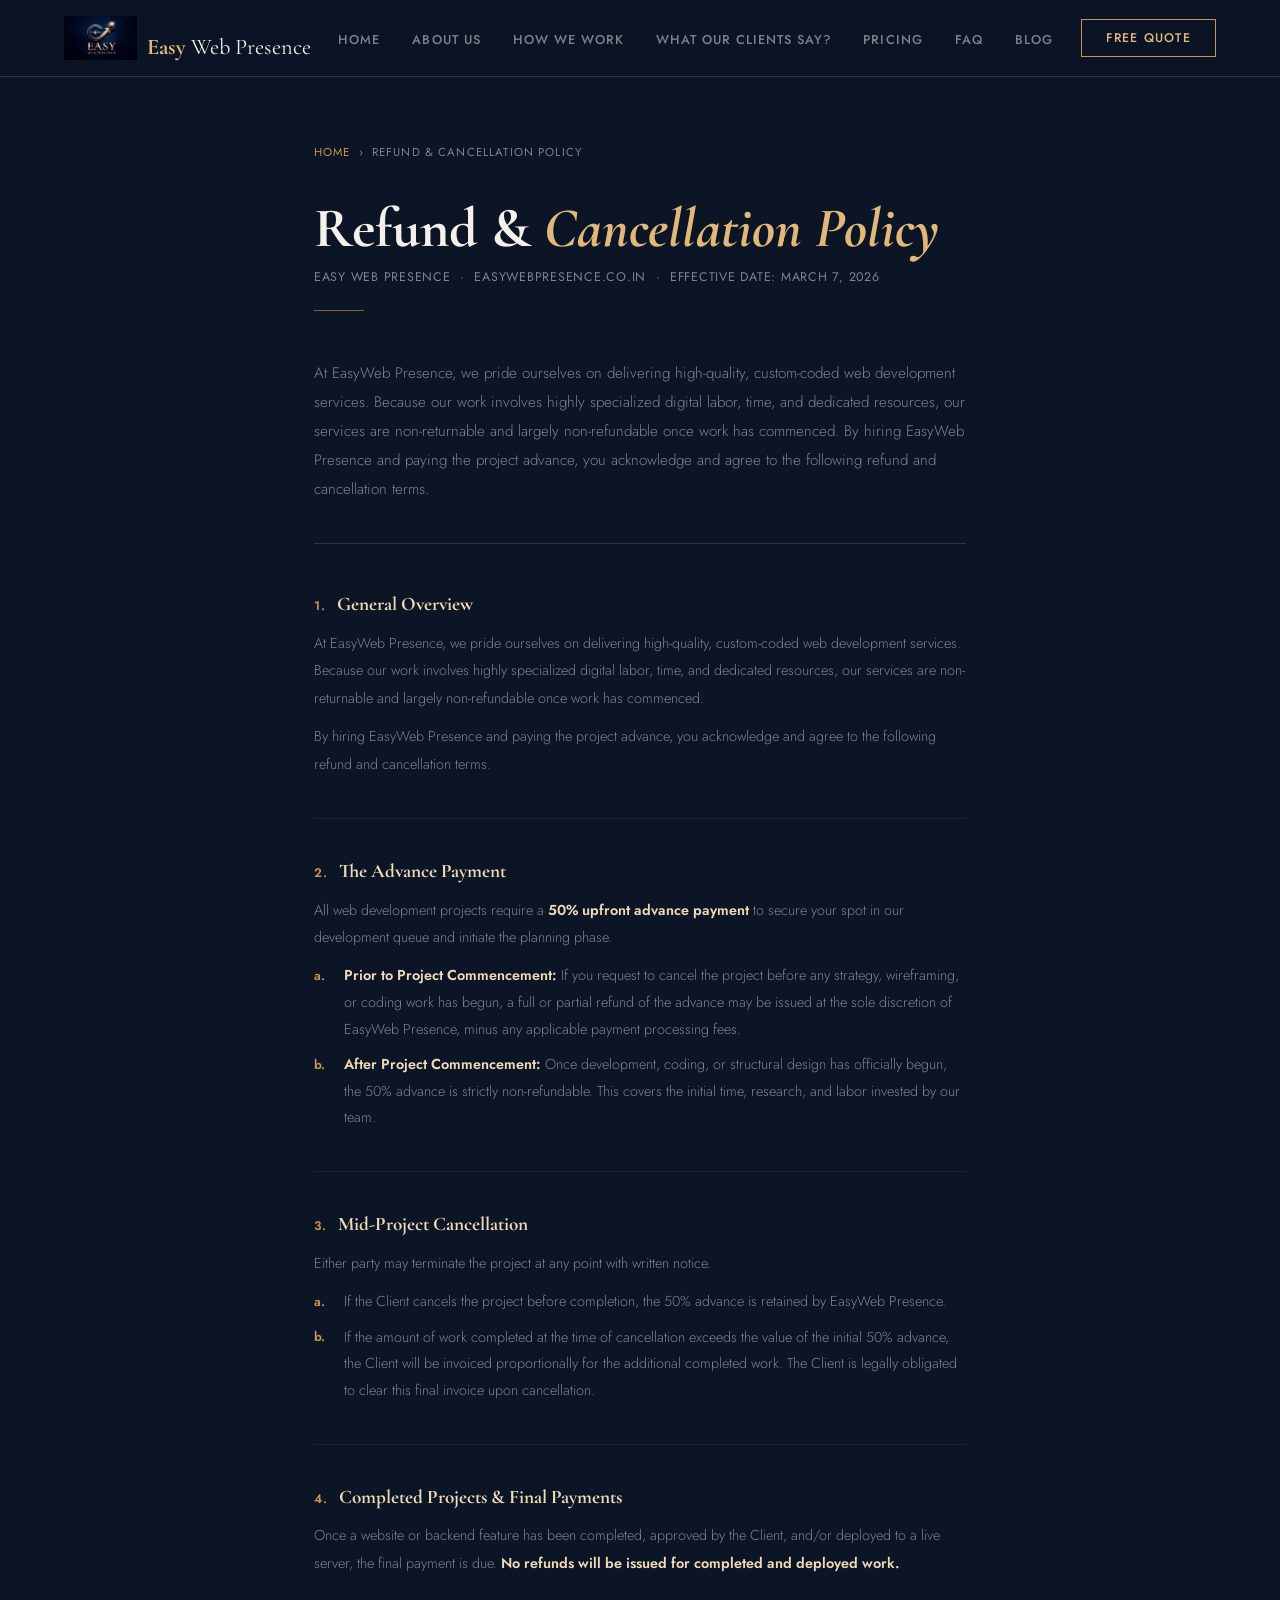
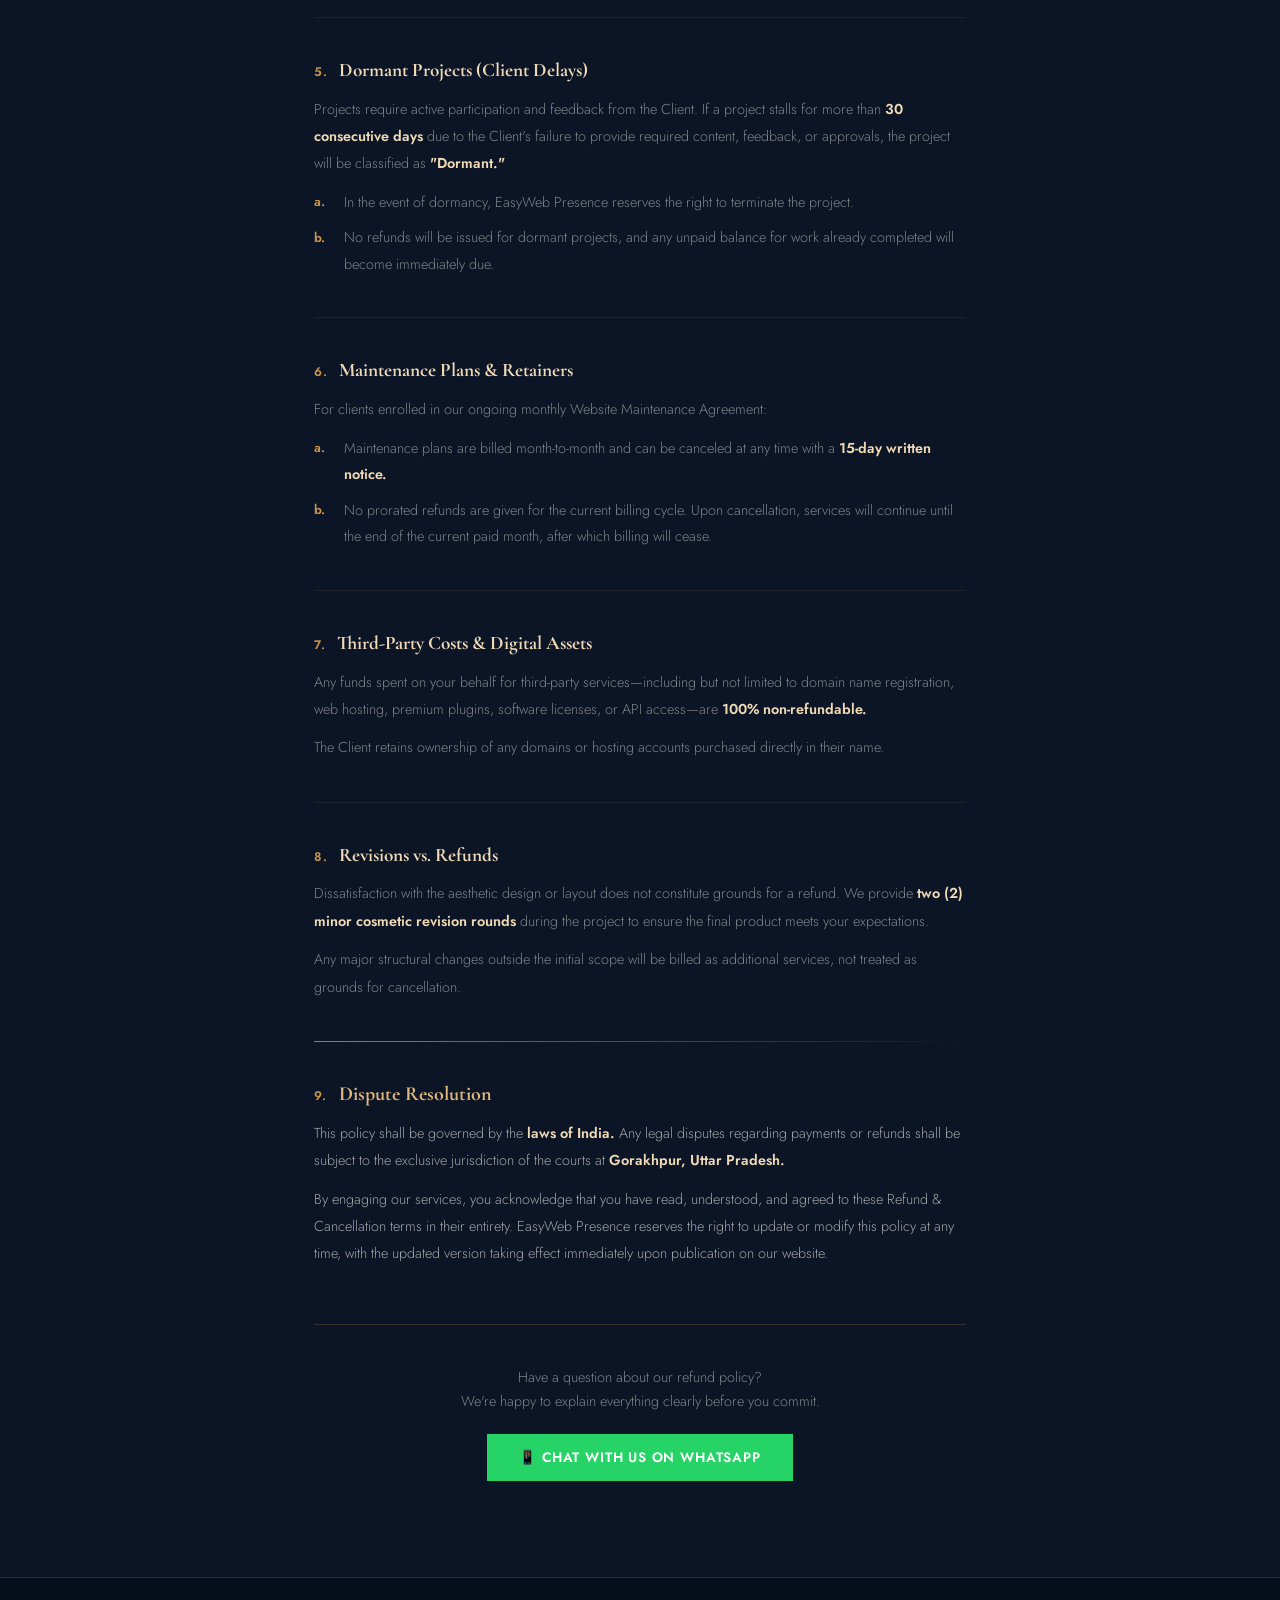
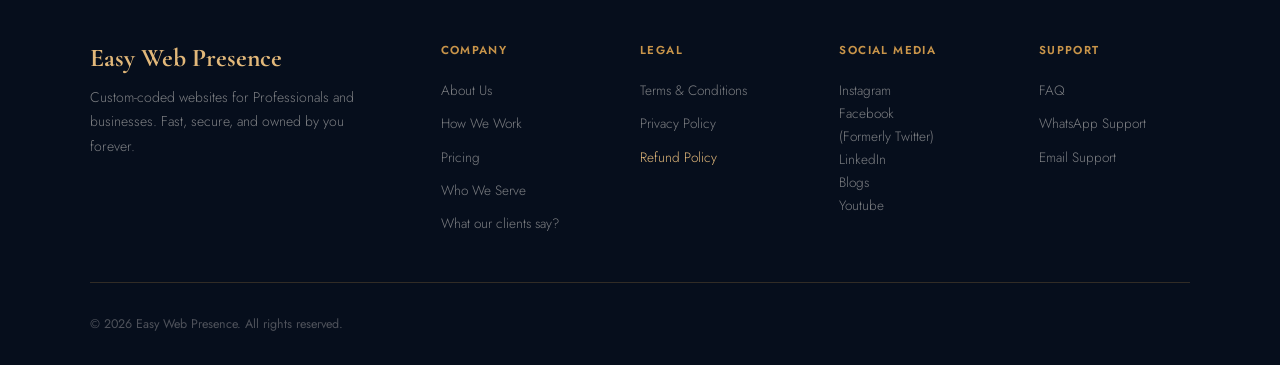
<file: Refund/index.html>
<!DOCTYPE html>
<html lang="en">
<head>
<meta charset="UTF-8"/>
<meta name="viewport" content="width=device-width, initial-scale=1.0"/>
<title>Refund & Cancellation Policy – Easy Web Presence</title>
<meta name="description" content="Refund & Cancellation Policy for Easy Web Presence — understand our terms for project cancellations, advances, and refunds."/>
<link rel="preconnect" href="https://fonts.googleapis.com"/>
<link rel="preconnect" href="https://fonts.gstatic.com" crossorigin/>
<link href="https://fonts.googleapis.com/css2?family=Cormorant+Garamond:ital,wght@0,400;0,500;0,600;0,700;1,400;1,600&family=Jost:wght@300;400;500;600&display=swap" rel="stylesheet"/>

<style>
:root {
  --navy:       #0b1526;
  --navy-mid:   #112040;
  --gold:       #c9954a;
  --gold-light: #e2b87a;
  --gold-pale:  #f0d9b5;
  --white:      #f4f0ea;
  --muted:      rgba(244,240,234,.5);
  --border:     rgba(201,149,74,.22);
}
*, *::before, *::after { box-sizing: border-box; margin: 0; padding: 0; }
html { scroll-behavior: smooth; }
body { font-family: 'Jost', sans-serif; background: var(--navy); color: var(--white); overflow-x: hidden; }
::-webkit-scrollbar { width: 5px; }
::-webkit-scrollbar-track { background: var(--navy); }
::-webkit-scrollbar-thumb { background: var(--gold); }

/* NAV */
nav {
  position: fixed; top: 0; left: 0; right: 0; z-index: 200;
  display: flex; align-items: center; justify-content: space-between;
  padding: 1rem 5vw;
  background: rgba(11,21,38,.9); backdrop-filter: blur(16px);
  border-bottom: 1px solid var(--border);
}
.nav-logo { display: flex; align-items: flex-end; gap: 10px; text-decoration: none; }
.nav-logo img { height: 44px; width: auto; }
.nav-logo-text { font-family: 'Cormorant Garamond', serif; font-size: 1.4rem; font-weight: 700; color: var(--gold-light); }
.nav-logo-text span { color: var(--white); font-weight: 400; }
.nav-links { display: flex; gap: 2rem; list-style: none; }
.nav-links a { font-size: .8rem; font-weight: 500; letter-spacing: .08em; text-transform: uppercase; color: var(--muted); text-decoration: none; transition: color .25s; }
.nav-links a:hover { color: var(--gold-light); }
.nav-cta { background: transparent; border: 1px solid var(--gold); color: var(--gold-light); padding: .55rem 1.5rem; font-family: 'Jost', sans-serif; font-size: .78rem; font-weight: 500; letter-spacing: .1em; text-transform: uppercase; cursor: pointer; text-decoration: none; transition: all .25s; }
.nav-cta:hover { background: var(--gold); color: var(--navy); }

/* HAMBURGER */
.hamburger { display: none; flex-direction: column; justify-content: center; align-items: center; gap: 5px; width: 40px; height: 40px; background: transparent; border: 1px solid var(--border); cursor: pointer; padding: 8px; z-index: 301; transition: border-color .25s; }
.hamburger:hover { border-color: var(--gold); }
.hamburger span { display: block; width: 22px; height: 2px; background: var(--gold-light); border-radius: 2px; transition: transform .35s cubic-bezier(.4,0,.2,1), opacity .25s, width .3s; transform-origin: center; }
.hamburger.open span:nth-child(1) { transform: translateY(7px) rotate(45deg); }
.hamburger.open span:nth-child(2) { opacity: 0; width: 0; }
.hamburger.open span:nth-child(3) { transform: translateY(-7px) rotate(-45deg); }

/* MOBILE DRAWER */
.mobile-menu { display: none; position: fixed; top: 0; left: 0; right: 0; bottom: 0; z-index: 299; pointer-events: none; }
.mobile-menu.open { pointer-events: all; }
.mobile-backdrop { position: absolute; inset: 0; background: rgba(6,10,20,.75); backdrop-filter: blur(4px); opacity: 0; transition: opacity .35s ease; }
.mobile-menu.open .mobile-backdrop { opacity: 1; }
.mobile-panel { position: absolute; top: 0; right: 0; width: min(320px, 85vw); height: 100%; background: #0b1a30; border-left: 1px solid var(--border); transform: translateX(100%); transition: transform .38s cubic-bezier(.4,0,.2,1); display: flex; flex-direction: column; overflow-y: auto; }
.mobile-menu.open .mobile-panel { transform: translateX(0); }
.mobile-panel-header { display: flex; align-items: center; justify-content: space-between; padding: 1.1rem 1.5rem; border-bottom: 1px solid var(--border); }
.mobile-panel-logo { font-family: 'Cormorant Garamond', serif; font-size: 1.2rem; font-weight: 700; color: var(--gold-light); }
.mobile-panel-logo span { color: var(--white); font-weight: 400; }
.mobile-close { background: transparent; border: 1px solid var(--border); color: var(--gold); font-size: 1.2rem; width: 34px; height: 34px; display: flex; align-items: center; justify-content: center; cursor: pointer; transition: all .2s; }
.mobile-close:hover { background: var(--gold); color: var(--navy); border-color: var(--gold); }
.mobile-nav-links { list-style: none; padding: 1.5rem 0; flex: 1; }
.mobile-nav-links li { border-bottom: 1px solid rgba(201,149,74,.1); }
.mobile-nav-links a { display: flex; align-items: center; gap: 1rem; padding: 1.1rem 1.5rem; font-family: 'Jost', sans-serif; font-size: .9rem; font-weight: 500; letter-spacing: .06em; text-transform: uppercase; color: var(--muted); text-decoration: none; transition: color .2s, background .2s, padding-left .2s; }
.mobile-nav-links a:hover { color: var(--gold-light); background: rgba(201,149,74,.06); padding-left: 2rem; }
.mobile-nav-links a .m-icon { font-size: 1.1rem; width: 28px; height: 28px; display: flex; align-items: center; justify-content: center; background: rgba(201,149,74,.08); border: 1px solid var(--border); }
.mobile-panel-cta { padding: 1.5rem; border-top: 1px solid var(--border); }
.mobile-panel-cta a { display: block; background: linear-gradient(135deg, var(--gold), var(--gold-light)); color: var(--navy); text-align: center; padding: .9rem; font-family: 'Jost', sans-serif; font-weight: 700; font-size: .85rem; letter-spacing: .08em; text-transform: uppercase; text-decoration: none; }
.mobile-panel-note { font-size: .72rem; color: var(--muted); text-align: center; margin-top: .75rem; }

/* PAGE */
.page-wrap { max-width: 780px; margin: 0 auto; padding: 9rem 5vw 6rem; }
.breadcrumb { display: flex; align-items: center; gap: .5rem; font-size: .72rem; letter-spacing: .1em; text-transform: uppercase; color: var(--muted); margin-bottom: 2.5rem; }
.breadcrumb a { color: var(--gold); text-decoration: none; }
.page-title { font-family: 'Cormorant Garamond', serif; font-size: clamp(2.2rem, 5vw, 3.5rem); font-weight: 700; line-height: 1.0; color: var(--white); margin-bottom: .75rem; }
.page-title span { color: var(--gold-light); font-style: italic; }
.page-meta { font-size: .78rem; color: var(--muted); letter-spacing: .06em; text-transform: uppercase; margin-bottom: 1.5rem; }
.page-rule { width: 50px; height: 1px; background: var(--gold); opacity: .6; margin-bottom: 3rem; }

.intro { font-size: .95rem; line-height: 1.9; color: var(--muted); font-weight: 300; margin-bottom: 3rem; padding-bottom: 2.5rem; border-bottom: 1px solid var(--border); }

/* Clause */
.clause { margin-bottom: 2.5rem; }
.clause-title { font-family: 'Cormorant Garamond', serif; font-size: 1.2rem; font-weight: 700; color: var(--gold-pale); margin-bottom: .85rem; }
.clause-title .num { color: var(--gold); font-size: .78rem; font-weight: 600; letter-spacing: .1em; text-transform: uppercase; margin-right: .4rem; font-family: 'Jost', sans-serif; }

/* Final clause — stronger visual weight */
.clause.legal .clause-title { color: var(--gold-light); font-size: 1.25rem; }
.clause.legal p.tc { color: rgba(244,240,234,.65); }

p.tc { font-size: .9rem; line-height: 1.9; color: var(--muted); font-weight: 300; margin-bottom: .7rem; }
p.tc:last-child { margin-bottom: 0; }
p.tc strong { color: var(--gold-pale); font-weight: 600; }

ol.tc-ol { list-style: none; padding: 0; margin-top: .5rem; display: flex; flex-direction: column; gap: .55rem; }
ol.tc-ol > li { font-size: .9rem; line-height: 1.85; color: var(--muted); font-weight: 300; display: flex; gap: .75rem; align-items: flex-start; }
ol.tc-ol > li strong { color: var(--gold-pale); font-weight: 600; }
.mk { color: var(--gold); font-weight: 600; font-size: .82rem; flex-shrink: 0; min-width: 18px; padding-top: .1rem; font-family: 'Jost', sans-serif; }

.divider { width: 100%; height: 1px; background: var(--border); opacity: .45; margin: 2.5rem 0; }

/* Final divider before legal clause — slightly more prominent */
.divider.strong { opacity: .8; background: linear-gradient(90deg, var(--gold), transparent); }

/* CTA */
.wa-cta { margin-top: 3.5rem; padding-top: 2.5rem; border-top: 1px solid var(--border); text-align: center; }
.wa-cta p { font-size: .9rem; color: var(--muted); font-weight: 300; margin-bottom: 1.25rem; line-height: 1.7; }
.btn-wa { display: inline-flex; align-items: center; gap: .6rem; background: #25D366; color: #fff; padding: .85rem 2rem; font-family: 'Jost', sans-serif; font-weight: 600; font-size: .85rem; letter-spacing: .06em; text-transform: uppercase; text-decoration: none; transition: all .25s; }
.btn-wa:hover { transform: translateY(-2px); box-shadow: 0 10px 28px rgba(37,211,102,.3); }

/* FOOTER */
footer { background: #060e1c; border-top: 1px solid var(--border); padding: 4rem 7vw 2rem; }
.footer-top { display: grid; grid-template-columns: 2fr 1fr 1fr 1fr 1fr; gap: 3rem; padding-bottom: 3rem; border-bottom: 1px solid var(--border); }
.footer-brand-name { font-family: 'Cormorant Garamond', serif; font-size: 1.6rem; font-weight: 700; color: var(--gold-light); margin-bottom: .75rem; }
.footer-brand-desc { font-size: .875rem; color: var(--muted); line-height: 1.75; font-weight: 300; max-width: 280px; }
.footer-col-title { font-size: .72rem; font-weight: 600; letter-spacing: .12em; text-transform: uppercase; color: var(--gold); margin-bottom: 1.25rem; }
.footer-col ul { list-style: none; display: flex; flex-direction: column; gap: .65rem; }
.footer-col ul a { font-size: .85rem; color: var(--muted); text-decoration: none; font-weight: 300; transition: color .2s; }
.footer-col ul a:hover { color: var(--gold-light); }
.footer-bottom { padding-top: 2rem; display: flex; justify-content: space-between; align-items: center; flex-wrap: wrap; gap: 1rem; }
.footer-copy { font-size: .78rem; color: rgba(244,240,234,.3); }
.footer-owner { font-size: .82rem; color: var(--muted); border: 1px solid var(--border); padding: .35rem .9rem; font-style: italic; font-family: 'Cormorant Garamond', serif; }

@media (max-width: 960px) {
  .nav-links { display: none; } .nav-cta { display: none; }
  .hamburger { display: flex; } .mobile-menu { display: block; }
  .footer-top { grid-template-columns: 1fr 1fr; }
}
@media (max-width: 600px) {
  .page-wrap { padding: 8rem 5vw 5rem; }
  .footer-top { grid-template-columns: 1fr; }
  .footer-bottom { flex-direction: column; text-align: center; }
}
</style>

 <!-- Favions -->

 <link rel="icon" type="image/x-icon" href="/favicon.ico">
<link rel="apple-touch-icon" sizes="180x180" href="/apple-touch-icon.png">
<link rel="icon" type="image/png" sizes="32x32" href="/favicon-32x32.png">
<link rel="icon" type="image/png" sizes="16x16" href="/favicon-16x16.png">
<link rel="manifest" href="/site.webmanifest">


</head>
<body>

<!-- NAV -->
<nav>
  <a href="/" class="nav-logo">
    <img src="/Logo.jpg" alt="Easy Web Presence"/>
    <span class="nav-logo-text">Easy<span> Web Presence</span></span>
  </a>
  <ul class="nav-links">
    <li><a href="/">Home</a></li>
    <li><a href="/About/">About Us</a></li>
    <li><a href="/how-we-work/">How We Work</a></li>
    <li><a href="/Testimonials/">What our clients say? </a></li>
    <li><a href="/#pricing">Pricing</a></li>
    <li><a href="/#faq">FAQ</a></li>
    <li><a href="/Blog/">Blog</a></li>
  </ul>
  <a href="https://wa.me/916388175966?text=Hi%2C%20I%20want%20to%20enquire%20about%20a%20website" target="_blank" class="nav-cta">Free Quote</a>
  <button class="hamburger" id="hamburgerBtn" aria-label="Open menu" aria-expanded="false">
    <span></span><span></span><span></span>
  </button>
</nav>

<!-- MOBILE DRAWER -->
<div class="mobile-menu" id="mobileMenu">
  <div class="mobile-backdrop" id="mobileBackdrop"></div>
  <div class="mobile-panel">
    <div class="mobile-panel-header">
      <div class="mobile-panel-logo">Easy<span> Web Presence</span></div>
      <button class="mobile-close" id="mobileClose">✕</button>
    </div>
    <ul class="mobile-nav-links">
      <li><a href="/" class="mobile-link"><span class="m-icon">🏠</span> Home</a></li>
      <li><a href="/About/" class="mobile-link"><span class="m-icon">👤</span> About Us</a></li>
      <li><a href="/how-we-work/" class="mobile-link"><span class="m-icon">⚙️</span> How We Work</a></li>
      <li><a href="/Testimonials/"><span class="m-icon">🔊</span>What our clients say? </a></li>
      <li><a href="/#pricing" class="mobile-link"><span class="m-icon">₹</span> Pricing</a></li>
      <li><a href="/#faq" class="mobile-link"><span class="m-icon">❓</span> FAQ</a></li>
      <li><a href="/Blog/" class="mobile-link"><span class="m-icon">📝</span>Blog</a></li>
    </ul>
    <div class="mobile-panel-cta">
      <a href="https://wa.me/916388175966?text=Hi%2C%20I%20want%20to%20enquire%20about%20a%20website" target="_blank">📱 Get a Free Quote on WhatsApp</a>
      <p class="mobile-panel-note">We reply ASAP</p>
    </div>
  </div>
</div>

<!-- CONTENT -->
<div class="page-wrap">

  <div class="breadcrumb">
    <a href="/">Home</a>
    <span>›</span>
    <span>Refund & Cancellation Policy</span>
  </div>

  <h1 class="page-title">Refund & <span>Cancellation Policy</span></h1>
  <p class="page-meta">Easy Web Presence &nbsp;·&nbsp; easywebpresence.co.in &nbsp;·&nbsp; Effective Date: March 7, 2026</p>
  <div class="page-rule"></div>

  <p class="intro">
    At EasyWeb Presence, we pride ourselves on delivering high-quality, custom-coded web development services. Because our work involves highly specialized digital labor, time, and dedicated resources, our services are non-returnable and largely non-refundable once work has commenced. By hiring EasyWeb Presence and paying the project advance, you acknowledge and agree to the following refund and cancellation terms.
  </p>

  <!-- 1 -->
  <div class="clause">
    <div class="clause-title"><span class="num">1.</span> General Overview</div>
    <p class="tc">At EasyWeb Presence, we pride ourselves on delivering high-quality, custom-coded web development services. Because our work involves highly specialized digital labor, time, and dedicated resources, our services are non-returnable and largely non-refundable once work has commenced.</p>
    <p class="tc">By hiring EasyWeb Presence and paying the project advance, you acknowledge and agree to the following refund and cancellation terms.</p>
  </div>
  <div class="divider"></div>

  <!-- 2 -->
  <div class="clause">
    <div class="clause-title"><span class="num">2.</span> The Advance Payment</div>
    <p class="tc">All web development projects require a <strong>50% upfront advance payment</strong> to secure your spot in our development queue and initiate the planning phase.</p>
    <ol class="tc-ol">
      <li><span class="mk">a.</span><span><strong>Prior to Project Commencement:</strong> If you request to cancel the project before any strategy, wireframing, or coding work has begun, a full or partial refund of the advance may be issued at the sole discretion of EasyWeb Presence, minus any applicable payment processing fees.</span></li>
      <li><span class="mk">b.</span><span><strong>After Project Commencement:</strong> Once development, coding, or structural design has officially begun, the 50% advance is strictly non-refundable. This covers the initial time, research, and labor invested by our team.</span></li>
    </ol>
  </div>
  <div class="divider"></div>

  <!-- 3 -->
  <div class="clause">
    <div class="clause-title"><span class="num">3.</span> Mid-Project Cancellation</div>
    <p class="tc">Either party may terminate the project at any point with written notice.</p>
    <ol class="tc-ol">
      <li><span class="mk">a.</span><span>If the Client cancels the project before completion, the 50% advance is retained by EasyWeb Presence.</span></li>
      <li><span class="mk">b.</span><span>If the amount of work completed at the time of cancellation exceeds the value of the initial 50% advance, the Client will be invoiced proportionally for the additional completed work. The Client is legally obligated to clear this final invoice upon cancellation.</span></li>
    </ol>
  </div>
  <div class="divider"></div>

  <!-- 4 -->
  <div class="clause">
    <div class="clause-title"><span class="num">4.</span> Completed Projects & Final Payments</div>
    <p class="tc">Once a website or backend feature has been completed, approved by the Client, and/or deployed to a live server, the final payment is due. <strong>No refunds will be issued for completed and deployed work.</strong></p>
  </div>
  <div class="divider"></div>

  <!-- 5 -->
  <div class="clause">
    <div class="clause-title"><span class="num">5.</span> Dormant Projects (Client Delays)</div>
    <p class="tc">Projects require active participation and feedback from the Client. If a project stalls for more than <strong>30 consecutive days</strong> due to the Client's failure to provide required content, feedback, or approvals, the project will be classified as <strong>"Dormant."</strong></p>
    <ol class="tc-ol">
      <li><span class="mk">a.</span><span>In the event of dormancy, EasyWeb Presence reserves the right to terminate the project.</span></li>
      <li><span class="mk">b.</span><span>No refunds will be issued for dormant projects, and any unpaid balance for work already completed will become immediately due.</span></li>
    </ol>
  </div>
  <div class="divider"></div>

  <!-- 6 -->
  <div class="clause">
    <div class="clause-title"><span class="num">6.</span> Maintenance Plans & Retainers</div>
    <p class="tc">For clients enrolled in our ongoing monthly Website Maintenance Agreement:</p>
    <ol class="tc-ol">
      <li><span class="mk">a.</span><span>Maintenance plans are billed month-to-month and can be canceled at any time with a <strong>15-day written notice.</strong></span></li>
      <li><span class="mk">b.</span><span>No prorated refunds are given for the current billing cycle. Upon cancellation, services will continue until the end of the current paid month, after which billing will cease.</span></li>
    </ol>
  </div>
  <div class="divider"></div>

  <!-- 7 -->
  <div class="clause">
    <div class="clause-title"><span class="num">7.</span> Third-Party Costs & Digital Assets</div>
    <p class="tc">Any funds spent on your behalf for third-party services—including but not limited to domain name registration, web hosting, premium plugins, software licenses, or API access—are <strong>100% non-refundable.</strong></p>
    <p class="tc">The Client retains ownership of any domains or hosting accounts purchased directly in their name.</p>
  </div>
  <div class="divider"></div>

  <!-- 8 -->
  <div class="clause">
    <div class="clause-title"><span class="num">8.</span> Revisions vs. Refunds</div>
    <p class="tc">Dissatisfaction with the aesthetic design or layout does not constitute grounds for a refund. We provide <strong>two (2) minor cosmetic revision rounds</strong> during the project to ensure the final product meets your expectations.</p>
    <p class="tc">Any major structural changes outside the initial scope will be billed as additional services, not treated as grounds for cancellation.</p>
  </div>

  <!-- Strong divider before legal clause -->
  <div class="divider strong"></div>

  <!-- 9 — Dispute Resolution (legal clause) -->
  <div class="clause legal">
    <div class="clause-title"><span class="num">9.</span> Dispute Resolution</div>
    <p class="tc">
      This policy shall be governed by the <strong>laws of India.</strong> Any legal disputes regarding payments or refunds shall be subject to the exclusive jurisdiction of the courts at <strong>Gorakhpur, Uttar Pradesh.</strong>
    </p>
    <p class="tc">
      By engaging our services, you acknowledge that you have read, understood, and agreed to these Refund & Cancellation terms in their entirety. EasyWeb Presence reserves the right to update or modify this policy at any time, with the updated version taking effect immediately upon publication on our website.
    </p>
  </div>

  <!-- WhatsApp CTA -->
  <div class="wa-cta">
    <p>Have a question about our refund policy?<br>We're happy to explain everything clearly before you commit.</p>
    <a href="https://wa.me/916388175966?text=Hi%2C%20I%20have%20a%20question%20about%20your%20Refund%20Policy" target="_blank" class="btn-wa">
      📱 Chat With Us on WhatsApp
    </a>
  </div>

</div>

<!-- FOOTER -->
<footer>
  <div class="footer-top">
    <div>
      <div class="footer-brand-name">Easy Web Presence</div>
      <p class="footer-brand-desc">Custom-coded websites for Professionals and businesses. Fast, secure, and owned by you forever.</p>
    </div>
    <div class="footer-col">
      <div class="footer-col-title">Company</div>
      <ul>
        <li><a href="/About/">About Us</a></li>
        <li><a href="/how-we-work/">How We Work</a></li>
        <li><a href="/#pricing">Pricing</a></li>
        <li><a href="/#clients">Who We Serve</a></li>
        <li><a href="/Testimonials/">What our clients say? </a></li>
      </ul>
    </div>
    <div class="footer-col">
      <div class="footer-col-title">Legal</div>
      <ul>
        
        <li><a href="/terms/">Terms &amp; Conditions</a></li>
        <li><a href="/privacy/">Privacy Policy</a></li>
        <li><a href="/Refund/" style="color:var(--gold-light)">Refund Policy</a></li>
      </ul>
    </div>

    <div class="footer-col">
      <div class="footer-col-title">Social Media</div>
      <ul>
        <div class="social-icons">
        <li><a href="https://www.instagram.com/easywebpresence/" target="_blank" rel="noopener noreferrer"><i class="fa-brands fa-instagram" aria-label="Visit our Instagram"></i> Instagram</a></li>
        <li><a href="https://www.facebook.com/profile.php?id=61579526788371" target="_blank" rel="noopener noreferrer"><i class="fa-brands fa-facebook" aria-label="Visit our Facebook"></i> Facebook</a></li>
        <li><a href="https://x.com/EasyWebAppear" target="_blank" rel="noopener noreferrer"><i class="fa-brands fa-x-twitter" aria-label="Visit our Twitter"></i> (Formerly Twitter)</a></li>
        <li><a href="https://www.linkedin.com/company/easy-web-presence/" target="_blank" rel="noopener noreferrer"><i class="fa-brands fa-linkedin" aria-label="Visit our LinkedIn"></i> LinkedIn</a></li>
        <li> <a href="/Blog/" target="_blank" rel="noopener noreferrer" aria-label="Read our blog section"><i class="fa-solid fa-blog"></i> Blogs </a></li>
        <li> <a href="https://www.youtube.com/@easywebpresence" target="_blank" rel="noopener noreferrer" aria-label="Read our blog section"><i class="fa-brands fa-youtube"></i> Youtube </a></li>
      </div>
      </ul>
    </div>


    <div class="footer-col">
      <div class="footer-col-title">Support</div>
      <ul>
        <li><a href="/#faq">FAQ</a></li>
        <li><a href="https://wa.me/916388175966" target="_blank">WhatsApp Support</a></li>
        <li><a href="mailto:contact@easywebpresence.co.in">Email Support</a></li>
      </ul>
    </div>
  </div>
  <div class="footer-bottom">
    <div class="footer-copy">&copy; 2026 Easy Web Presence. All rights reserved.</div>
    <!-- <div class="footer-owner">Designed & developed by Sudarshan Mishra </div> -->
  </div>
</footer>

<script src="script.js" defer>

</script>

</body>
</html>
</file>
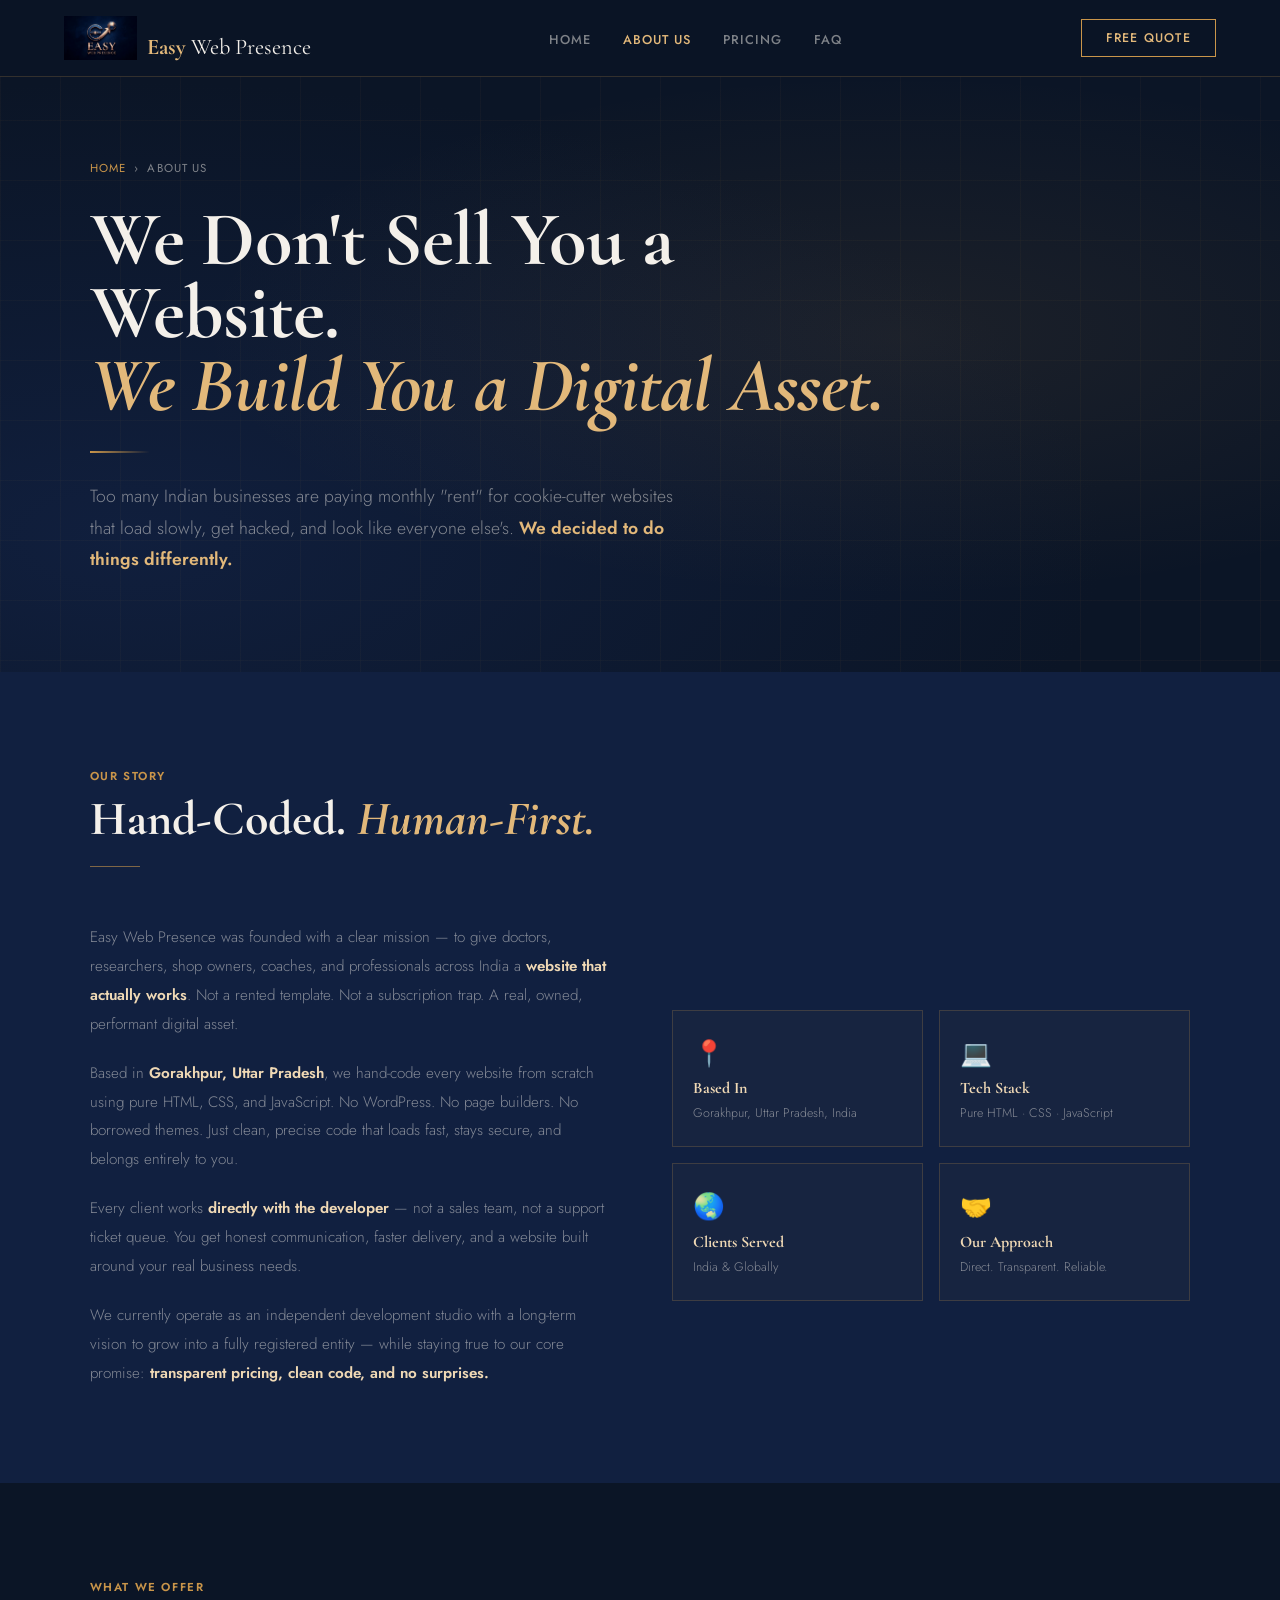
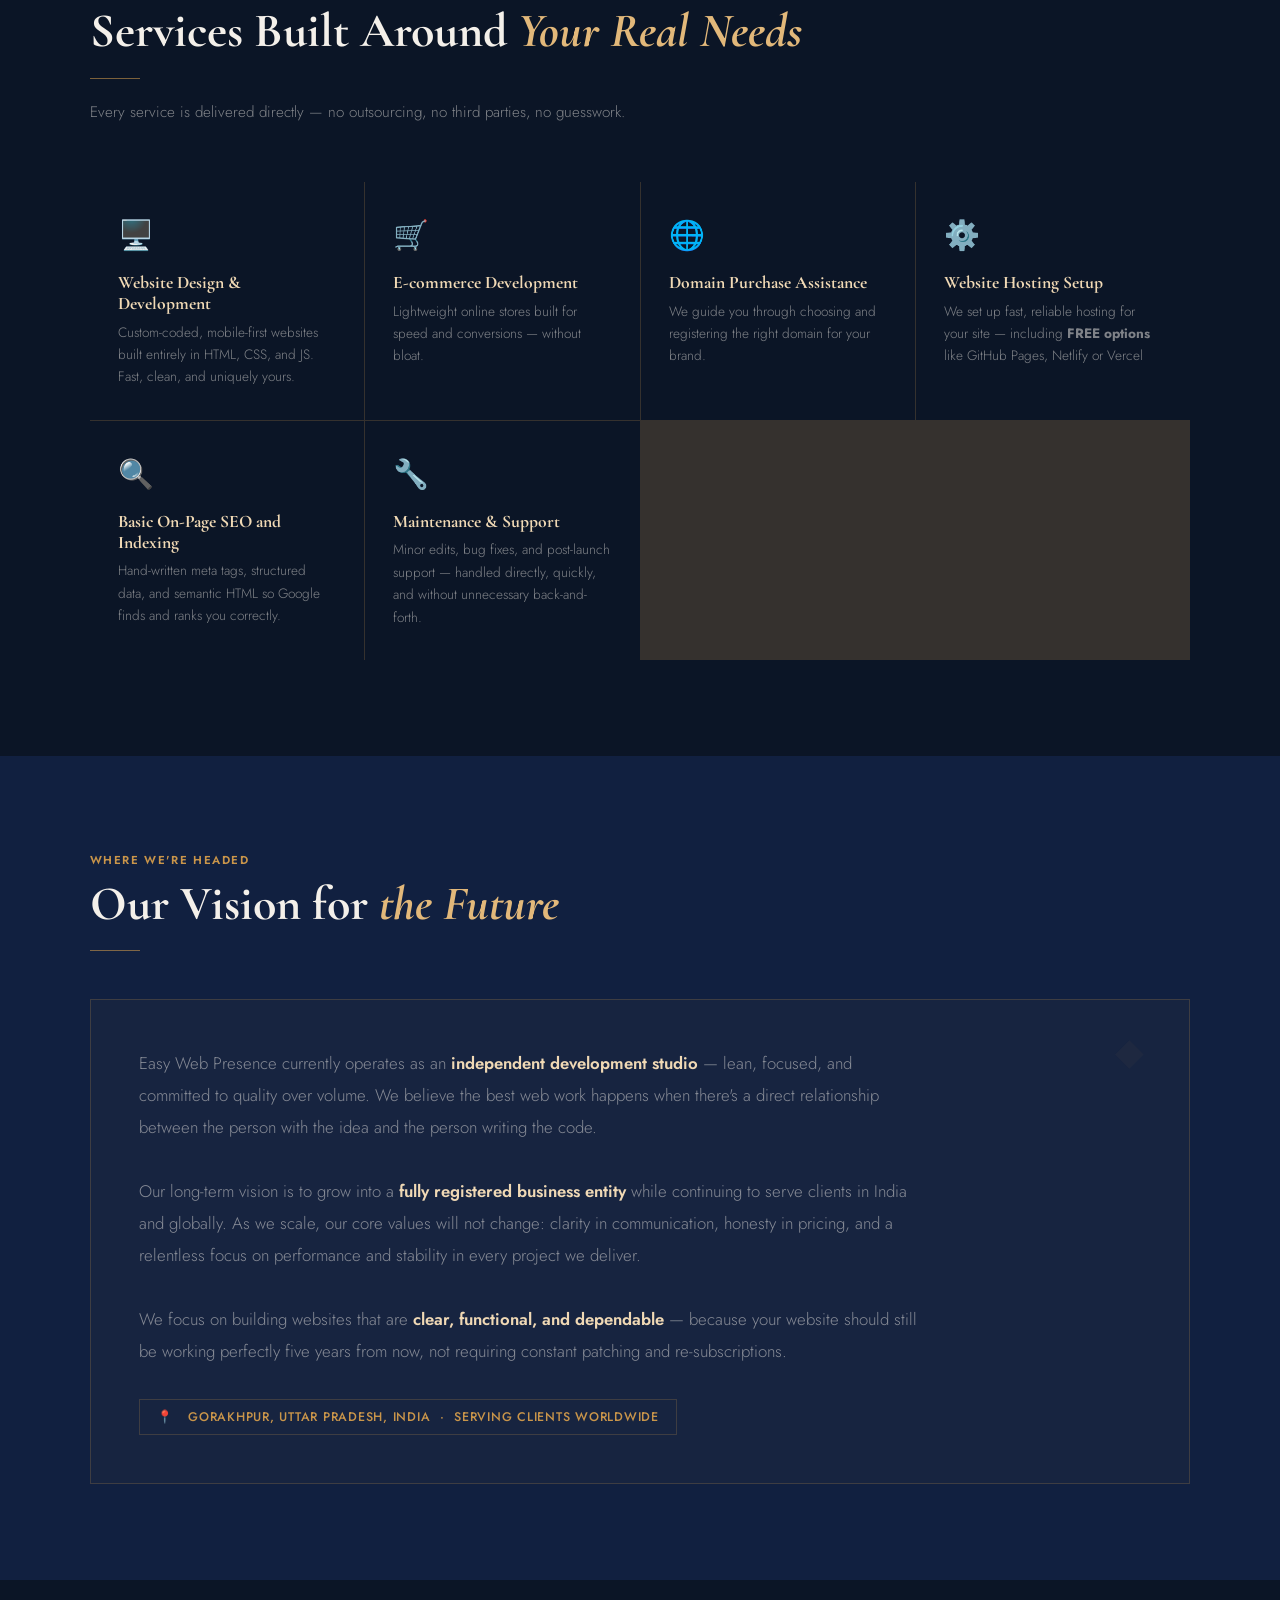
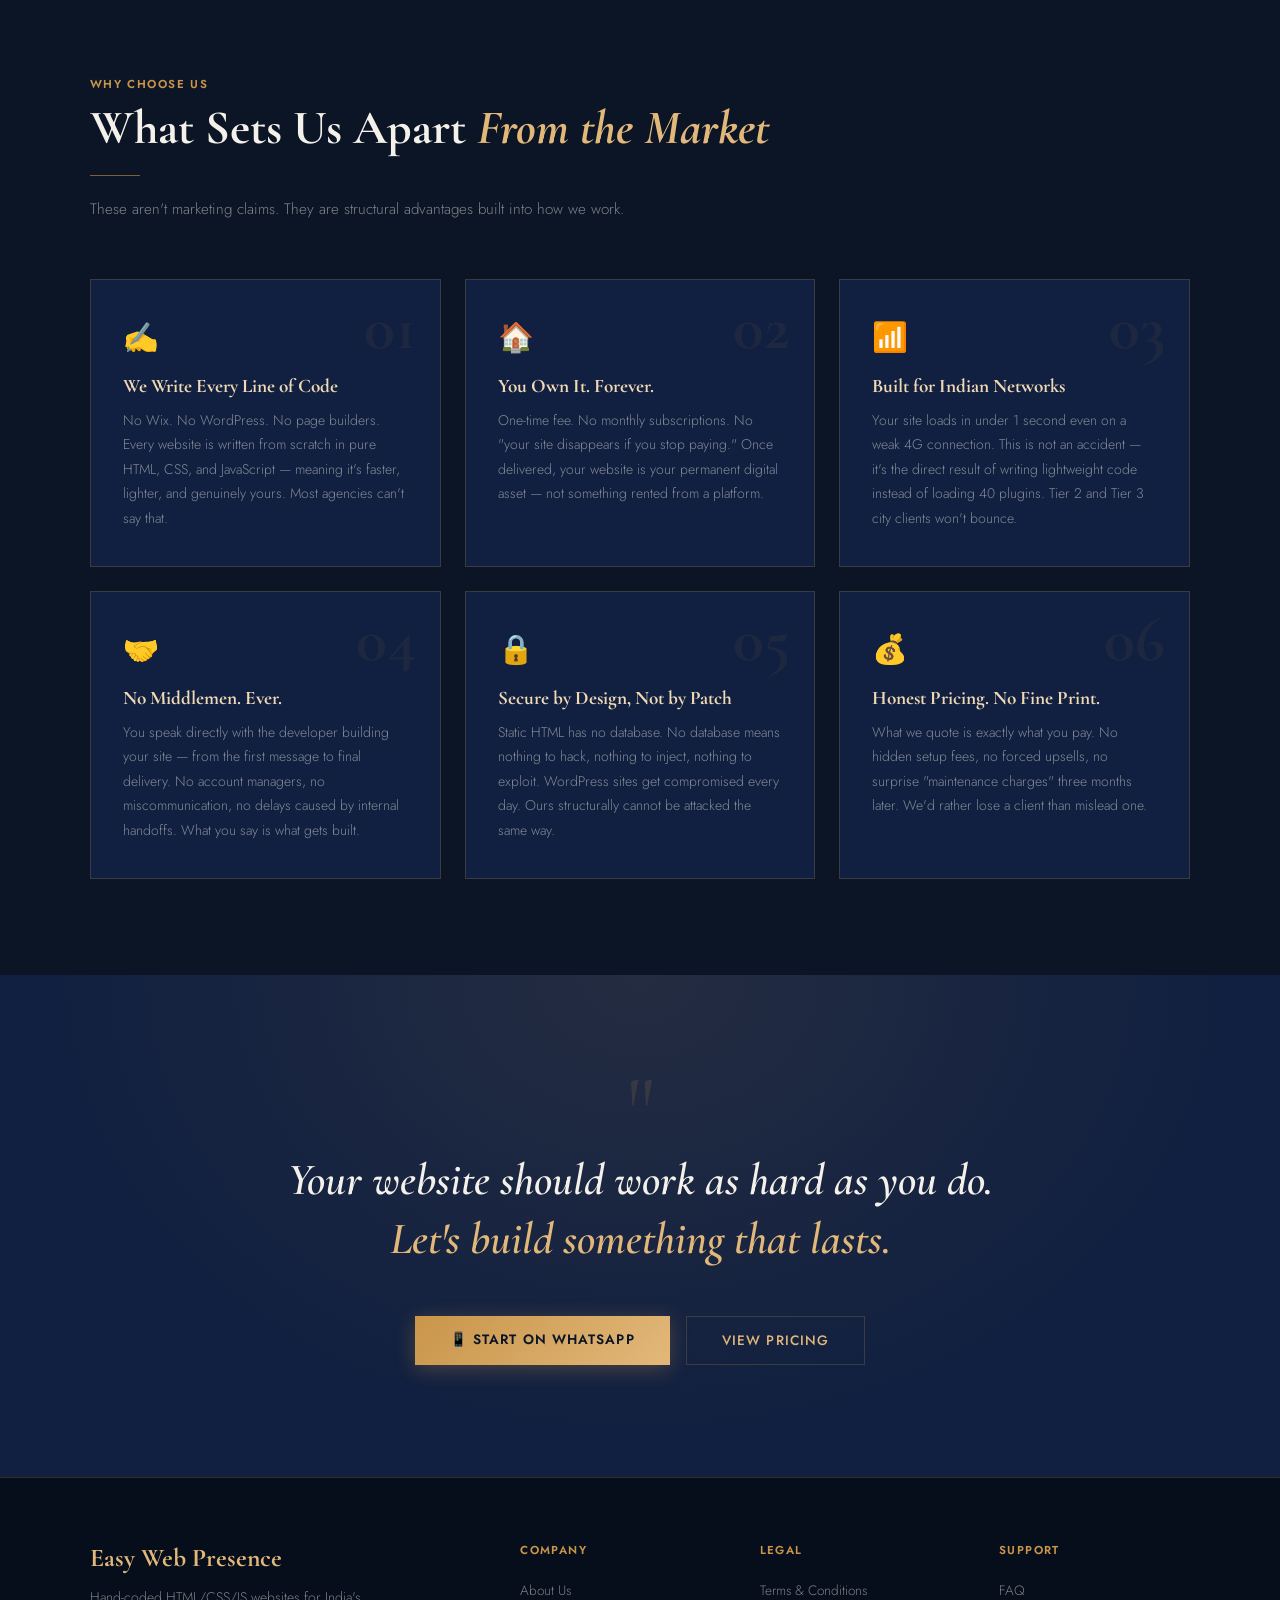
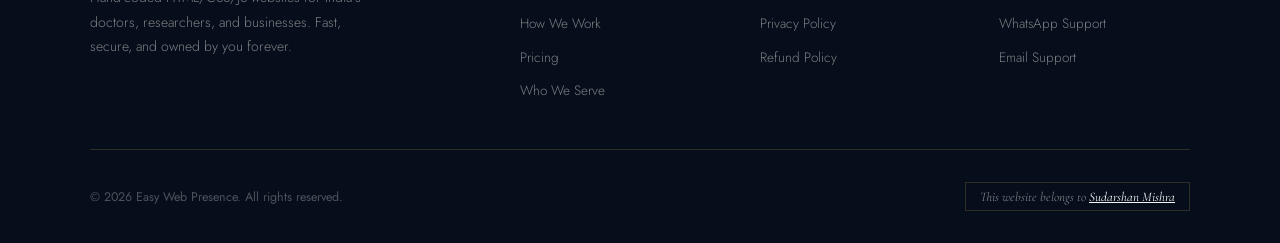
<file: About.html>
<!DOCTYPE html>
<html lang="en">
<head>
<meta charset="UTF-8"/>
<meta name="viewport" content="width=device-width, initial-scale=1.0"/>
<title>About Us – Easy Web Presence</title>
<meta name="description" content="Learn about Easy Web Presence — hand-coded websites for India. Based in Gorakhpur, UP. No templates. No bloat. Just fast, secure, custom-built sites."/>
<link rel="preconnect" href="https://fonts.googleapis.com"/>
<link rel="preconnect" href="https://fonts.gstatic.com" crossorigin/>
<link href="https://fonts.googleapis.com/css2?family=Cormorant+Garamond:ital,wght@0,400;0,500;0,600;0,700;1,400;1,600&family=Jost:wght@300;400;500;600&display=swap" rel="stylesheet"/>

<style>
:root {
  --navy:       #0b1526;
  --navy-mid:   #112040;
  --navy-light: #1a2f58;
  --gold:       #c9954a;
  --gold-light: #e2b87a;
  --gold-pale:  #f0d9b5;
  --white:      #f4f0ea;
  --muted:      rgba(244,240,234,.5);
  --border:     rgba(201,149,74,.22);
}
*, *::before, *::after { box-sizing: border-box; margin: 0; padding: 0; }
html { scroll-behavior: smooth; }
body { font-family: 'Jost', sans-serif; background: var(--navy); color: var(--white); overflow-x: hidden; }
::-webkit-scrollbar { width: 5px; }
::-webkit-scrollbar-track { background: var(--navy); }
::-webkit-scrollbar-thumb { background: var(--gold); }

/* ── NAV ── */
nav {
  position: fixed; top: 0; left: 0; right: 0; z-index: 200;
  display: flex; align-items: center; justify-content: space-between;
  padding: 1rem 5vw;
  background: rgba(11,21,38,.9); backdrop-filter: blur(16px);
  border-bottom: 1px solid var(--border);
}
.nav-logo {
  display: flex; align-items: flex-end; gap: 10px;
  text-decoration: none;
}
.nav-logo img { height: 44px; width: auto; }
.nav-logo-text {
  font-family: 'Cormorant Garamond', serif;
  font-size: 1.4rem; font-weight: 700; color: var(--gold-light);
}
.nav-logo-text span { color: var(--white); font-weight: 400; }
.nav-links { display: flex; gap: 2rem; list-style: none; }
.nav-links a { font-size: .8rem; font-weight: 500; letter-spacing: .08em; text-transform: uppercase; color: var(--muted); text-decoration: none; transition: color .25s; }
.nav-links a:hover, .nav-links a.active { color: var(--gold-light); }
.nav-cta { background: transparent; border: 1px solid var(--gold); color: var(--gold-light); padding: .55rem 1.5rem; font-family: 'Jost', sans-serif; font-size: .78rem; font-weight: 500; letter-spacing: .1em; text-transform: uppercase; cursor: pointer; text-decoration: none; transition: all .25s; }
.nav-cta:hover { background: var(--gold); color: var(--navy); }

/* HAMBURGER */
.hamburger { display: none; flex-direction: column; justify-content: center; align-items: center; gap: 5px; width: 40px; height: 40px; background: transparent; border: 1px solid var(--border); cursor: pointer; padding: 8px; z-index: 301; transition: border-color .25s; }
.hamburger:hover { border-color: var(--gold); }
.hamburger span { display: block; width: 22px; height: 2px; background: var(--gold-light); border-radius: 2px; transition: transform .35s cubic-bezier(.4,0,.2,1), opacity .25s, width .3s; transform-origin: center; }
.hamburger.open span:nth-child(1) { transform: translateY(7px) rotate(45deg); }
.hamburger.open span:nth-child(2) { opacity: 0; width: 0; }
.hamburger.open span:nth-child(3) { transform: translateY(-7px) rotate(-45deg); }

/* MOBILE DRAWER */
.mobile-menu { display: none; position: fixed; top: 0; left: 0; right: 0; bottom: 0; z-index: 299; pointer-events: none; }
.mobile-menu.open { pointer-events: all; }
.mobile-backdrop { position: absolute; inset: 0; background: rgba(6,10,20,.75); backdrop-filter: blur(4px); opacity: 0; transition: opacity .35s ease; }
.mobile-menu.open .mobile-backdrop { opacity: 1; }
.mobile-panel { position: absolute; top: 0; right: 0; width: min(320px, 85vw); height: 100%; background: #0b1a30; border-left: 1px solid var(--border); transform: translateX(100%); transition: transform .38s cubic-bezier(.4,0,.2,1); display: flex; flex-direction: column; overflow-y: auto; }
.mobile-menu.open .mobile-panel { transform: translateX(0); }
.mobile-panel-header { display: flex; align-items: center; justify-content: space-between; padding: 1.1rem 1.5rem; border-bottom: 1px solid var(--border); }
.mobile-panel-logo { font-family: 'Cormorant Garamond', serif; font-size: 1.2rem; font-weight: 700; color: var(--gold-light); }
.mobile-panel-logo span { color: var(--white); font-weight: 400; }
.mobile-close { background: transparent; border: 1px solid var(--border); color: var(--gold); font-size: 1.2rem; width: 34px; height: 34px; display: flex; align-items: center; justify-content: center; cursor: pointer; transition: all .2s; }
.mobile-close:hover { background: var(--gold); color: var(--navy); border-color: var(--gold); }
.mobile-nav-links { list-style: none; padding: 1.5rem 0; flex: 1; }
.mobile-nav-links li { border-bottom: 1px solid rgba(201,149,74,.1); }
.mobile-nav-links a { display: flex; align-items: center; gap: 1rem; padding: 1.1rem 1.5rem; font-family: 'Jost', sans-serif; font-size: .9rem; font-weight: 500; letter-spacing: .06em; text-transform: uppercase; color: var(--muted); text-decoration: none; transition: color .2s, background .2s, padding-left .2s; }
.mobile-nav-links a:hover { color: var(--gold-light); background: rgba(201,149,74,.06); padding-left: 2rem; }
.mobile-nav-links a .m-icon { font-size: 1.1rem; width: 28px; height: 28px; display: flex; align-items: center; justify-content: center; background: rgba(201,149,74,.08); border: 1px solid var(--border); }
.mobile-panel-cta { padding: 1.5rem; border-top: 1px solid var(--border); }
.mobile-panel-cta a { display: block; background: linear-gradient(135deg, var(--gold), var(--gold-light)); color: var(--navy); text-align: center; padding: .9rem; font-family: 'Jost', sans-serif; font-weight: 700; font-size: .85rem; letter-spacing: .08em; text-transform: uppercase; text-decoration: none; }
.mobile-panel-note { font-size: .72rem; color: var(--muted); text-align: center; margin-top: .75rem; }

/* ── HERO ── */
.about-hero {
  min-height: 60vh;
  display: flex; flex-direction: column; justify-content: center;
  padding: 10rem 7vw 6rem;
  position: relative; overflow: hidden;
  background: var(--navy);
}
.about-hero::before {
  content: '';
  position: absolute; inset: 0;
  background:
    radial-gradient(ellipse at 70% 50%, rgba(201,149,74,.09) 0%, transparent 55%),
    radial-gradient(ellipse at 10% 80%, rgba(17,32,64,.9) 0%, transparent 60%);
  pointer-events: none;
}
.about-hero::after {
  content: '';
  position: absolute; inset: 0;
  background-image: linear-gradient(rgba(201,149,74,.04) 1px, transparent 1px), linear-gradient(90deg, rgba(201,149,74,.04) 1px, transparent 1px);
  background-size: 60px 60px;
  pointer-events: none;
}
.hero-inner { position: relative; z-index: 1; max-width: 820px; }
.breadcrumb {
  display: flex; align-items: center; gap: .5rem;
  font-size: .72rem; letter-spacing: .1em; text-transform: uppercase;
  color: var(--muted); margin-bottom: 1.75rem;
  animation: fadeUp .5s ease both;
}
.breadcrumb a { color: var(--gold); text-decoration: none; }
.breadcrumb span { color: var(--muted); }
.about-hero h1 {
  font-family: 'Cormorant Garamond', serif;
  font-size: clamp(2.8rem, 6vw, 5.5rem);
  font-weight: 700; line-height: .95;
  color: var(--white); letter-spacing: -.01em;
  animation: fadeUp .7s .1s ease both;
}
.about-hero h1 em { font-style: italic; color: var(--gold-light); display: block; }
.hero-rule { width: 60px; height: 2px; background: linear-gradient(90deg, var(--gold), transparent); margin: 1.75rem 0; animation: fadeUp .7s .2s ease both; }
.about-hero-sub {
  font-size: 1.1rem; line-height: 1.8; font-weight: 300; color: var(--muted);
  max-width: 600px;
  animation: fadeUp .7s .25s ease both;
}
.about-hero-sub strong { color: var(--gold-light); font-weight: 600; }

/* ── SECTION BASE ── */
.section { padding: 6rem 7vw; }
.s-label { font-size: .72rem; font-weight: 600; letter-spacing: .14em; text-transform: uppercase; color: var(--gold); margin-bottom: .6rem; }
.s-title { font-family: 'Cormorant Garamond', serif; font-size: clamp(2rem, 4vw, 3rem); font-weight: 700; line-height: 1.1; color: var(--white); }
.s-title span { color: var(--gold-light); font-style: italic; }
.s-rule { width: 50px; height: 1px; background: var(--gold); margin: 1.25rem 0; opacity: .6; }
.s-sub { font-size: .95rem; font-weight: 300; color: var(--muted); max-width: 560px; line-height: 1.8; }

/* ── WHO WE ARE ── */
.who-section { background: var(--navy-mid); }
.who-grid { display: grid; grid-template-columns: 1fr 1fr; gap: 4rem; align-items: center; margin-top: 3.5rem; }
.who-text p { font-size: .95rem; color: var(--muted); line-height: 1.9; font-weight: 300; margin-bottom: 1.25rem; }
.who-text p:last-child { margin-bottom: 0; }
.who-text strong { color: var(--gold-pale); font-weight: 600; }
.who-badge-grid { display: grid; grid-template-columns: 1fr 1fr; gap: 1rem; }
.who-badge {
  border: 1px solid var(--border);
  padding: 1.5rem 1.25rem;
  background: rgba(201,149,74,.03);
  display: flex; flex-direction: column; gap: .4rem;
  transition: border-color .25s, background .25s;
}
.who-badge:hover { border-color: var(--gold); background: rgba(201,149,74,.07); }
.who-badge-icon { font-size: 1.6rem; }
.who-badge-title { font-family: 'Cormorant Garamond', serif; font-size: 1rem; font-weight: 700; color: var(--gold-pale); }
.who-badge-sub { font-size: .78rem; color: var(--muted); font-weight: 300; }

/* ── SERVICES ── */
.services-section { background: var(--navy); }
.services-grid { display: grid; grid-template-columns: repeat(auto-fill, minmax(260px, 1fr)); gap: 1px; background: var(--border); margin-top: 3.5rem; }
.svc-card {
  background: var(--navy); padding: 2rem 1.75rem;
  position: relative; overflow: hidden;
  transition: background .25s;
}
.svc-card:hover { background: rgba(201,149,74,.05); }
.svc-card::before { content: ''; position: absolute; top: 0; left: 0; right: 0; height: 1px; background: linear-gradient(90deg, var(--gold), transparent); transform: scaleX(0); transform-origin: left; transition: transform .35s; }
.svc-card:hover::before { transform: scaleX(1); }
.svc-icon { font-size: 1.8rem; margin-bottom: 1rem; }
.svc-name { font-family: 'Cormorant Garamond', serif; font-size: 1.1rem; font-weight: 700; color: var(--gold-pale); margin-bottom: .4rem; }
.svc-desc { font-size: .85rem; color: var(--muted); line-height: 1.65; font-weight: 300; }

/* ── VISION ── */
.vision-section { background: var(--navy-mid); }
.vision-inner {
  margin-top: 3rem;
  border: 1px solid var(--border);
  padding: 3rem;
  background: rgba(201,149,74,.03);
  position: relative; overflow: hidden;
}
.vision-inner::before {
  content: '◆';
  position: absolute; top: -1.5rem; right: 2.5rem;
  font-size: 8rem; color: rgba(201,149,74,.04);
  font-family: 'Cormorant Garamond', serif;
  line-height: 1;
}
.vision-text { font-size: 1.05rem; line-height: 1.9; color: var(--muted); font-weight: 300; max-width: 780px; }
.vision-text strong { color: var(--gold-pale); font-weight: 600; }
.vision-location {
  display: inline-flex; align-items: center; gap: .6rem;
  margin-top: 2rem;
  border: 1px solid var(--border);
  padding: .5rem 1.1rem;
  font-size: .78rem; letter-spacing: .06em; text-transform: uppercase;
  color: var(--gold); font-weight: 500;
}

/* ── WHY CHOOSE US ── */
.why-section { background: var(--navy); }
.why-grid { display: grid; grid-template-columns: repeat(auto-fill, minmax(300px, 1fr)); gap: 1.5rem; margin-top: 3.5rem; }
.why-card {
  border: 1px solid var(--border);
  padding: 2.25rem 2rem;
  background: var(--navy-mid);
  position: relative; overflow: hidden;
  transition: transform .25s, border-color .25s, box-shadow .25s;
}
.why-card:hover { transform: translateY(-4px); border-color: var(--gold); box-shadow: 0 16px 40px rgba(0,0,0,.35); }
.why-card::after {
  content: attr(data-num);
  position: absolute; top: 1rem; right: 1.5rem;
  font-family: 'Cormorant Garamond', serif;
  font-size: 4rem; font-weight: 700;
  color: rgba(201,149,74,.07); line-height: 1;
  transition: color .25s;
}
.why-card:hover::after { color: rgba(201,149,74,.13); }
.why-icon { font-size: 1.8rem; margin-bottom: 1rem; }
.why-title { font-family: 'Cormorant Garamond', serif; font-size: 1.2rem; font-weight: 700; color: var(--gold-pale); margin-bottom: .6rem; }
.why-desc { font-size: .875rem; color: var(--muted); line-height: 1.75; font-weight: 300; }

/* ── CLOSING QUOTE ── */
.quote-section {
  background: var(--navy-mid);
  padding: 7rem 7vw;
  text-align: center;
  position: relative; overflow: hidden;
}
.quote-section::before {
  content: '';
  position: absolute; inset: 0;
  background: radial-gradient(ellipse at 50% 0%, rgba(201,149,74,.1) 0%, transparent 65%);
  pointer-events: none;
}
.quote-mark {
  font-family: 'Cormorant Garamond', serif;
  font-size: 6rem; color: rgba(201,149,74,.15);
  line-height: .5; margin-bottom: 1rem;
  position: relative; z-index: 1;
}
.quote-text {
  font-family: 'Cormorant Garamond', serif;
  font-size: clamp(1.6rem, 3.5vw, 2.8rem);
  font-weight: 600; font-style: italic;
  color: var(--white); max-width: 720px;
  margin: 0 auto; line-height: 1.3;
  position: relative; z-index: 1;
}
.quote-text span { color: var(--gold-light); }
.quote-cta { display: flex; gap: 1rem; justify-content: center; flex-wrap: wrap; margin-top: 3rem; position: relative; z-index: 1; }
.btn-gold { background: linear-gradient(135deg, var(--gold) 0%, var(--gold-light) 100%); color: var(--navy); border: none; padding: .85rem 2.2rem; font-family: 'Jost', sans-serif; font-weight: 600; font-size: .85rem; letter-spacing: .08em; text-transform: uppercase; cursor: pointer; text-decoration: none; display: inline-block; transition: all .25s; box-shadow: 0 4px 20px rgba(201,149,74,.3); }
.btn-gold:hover { transform: translateY(-2px); box-shadow: 0 8px 30px rgba(201,149,74,.45); }
.btn-outline { background: transparent; color: var(--gold-light); border: 1px solid var(--border); padding: .85rem 2.2rem; font-family: 'Jost', sans-serif; font-weight: 500; font-size: .85rem; letter-spacing: .08em; text-transform: uppercase; cursor: pointer; text-decoration: none; display: inline-block; transition: all .25s; }
.btn-outline:hover { border-color: var(--gold-light); color: var(--white); transform: translateY(-2px); }

/* ── FOOTER ── */
footer { background: #060e1c; border-top: 1px solid var(--border); padding: 4rem 7vw 2rem; }
.footer-top { display: grid; grid-template-columns: 2fr 1fr 1fr 1fr; gap: 3rem; padding-bottom: 3rem; border-bottom: 1px solid var(--border); }
.footer-brand-name { font-family: 'Cormorant Garamond', serif; font-size: 1.6rem; font-weight: 700; color: var(--gold-light); margin-bottom: .75rem; }
.footer-brand-desc { font-size: .875rem; color: var(--muted); line-height: 1.75; font-weight: 300; max-width: 280px; }
.footer-col-title { font-size: .72rem; font-weight: 600; letter-spacing: .12em; text-transform: uppercase; color: var(--gold); margin-bottom: 1.25rem; }
.footer-col ul { list-style: none; display: flex; flex-direction: column; gap: .65rem; }
.footer-col ul a { font-size: .85rem; color: var(--muted); text-decoration: none; font-weight: 300; transition: color .2s; }
.footer-col ul a:hover { color: var(--gold-light); }
.footer-bottom { padding-top: 2rem; display: flex; justify-content: space-between; align-items: center; flex-wrap: wrap; gap: 1rem; }
.footer-copy { font-size: .78rem; color: rgba(244,240,234,.3); }
.footer-owner { font-size: .82rem; color: var(--muted); border: 1px solid var(--border); padding: .35rem .9rem; font-style: italic; font-family: 'Cormorant Garamond', serif; }

/* ── REVEAL ── */
.reveal { opacity: 0; transform: translateY(22px); transition: opacity .65s ease, transform .65s ease; }
.reveal.visible { opacity: 1; transform: translateY(0); }

/* ── ANIMATIONS ── */
@keyframes fadeUp { from { opacity: 0; transform: translateY(20px); } to { opacity: 1; transform: translateY(0); } }

/* ── RESPONSIVE ── */
@media (max-width: 960px) {
  .who-grid { grid-template-columns: 1fr; gap: 2.5rem; }
  .footer-top { grid-template-columns: 1fr 1fr; }
  .nav-links { display: none; }
  .nav-cta { display: none; }
  .hamburger { display: flex; }
  .mobile-menu { display: block; }
}
@media (max-width: 600px) {
  .about-hero h1 { font-size: 2.6rem; }
  .section { padding: 4.5rem 5vw; }
  .who-badge-grid { grid-template-columns: 1fr; }
  .vision-inner { padding: 2rem 1.5rem; }
  .footer-top { grid-template-columns: 1fr; }
  .footer-bottom { flex-direction: column; text-align: center; }
}
</style>
</head>
<body>

<!-- NAV -->
<nav>
  <a href="index.html" class="nav-logo" style="display:flex;align-items:flex-end;gap:10px;text-decoration:none;">
    <img src="Logo.jpg" alt="Easy Web Presence" style="height:44px;width:auto;"/>
    <span class="nav-logo-text">Easy<span> Web Presence</span></span>
  </a>
  <ul class="nav-links">
    <li><a href="index.html">Home</a></li>
    <li><a href="About.html" class="active">About Us</a></li>
    <li><a href="index.html#pricing">Pricing</a></li>
    <li><a href="index.html#faq">FAQ</a></li>
  </ul>
  <a href="https://wa.me/916388175966?text=Hi%2C%20I%20want%20to%20enquire%20about%20a%20website" target="_blank" class="nav-cta">Free Quote</a>
  <button class="hamburger" id="hamburgerBtn" aria-label="Open menu" aria-expanded="false">
    <span></span><span></span><span></span>
  </button>
</nav>

<!-- MOBILE DRAWER -->
<div class="mobile-menu" id="mobileMenu">
  <div class="mobile-backdrop" id="mobileBackdrop"></div>
  <div class="mobile-panel">
    <div class="mobile-panel-header">
      <div class="mobile-panel-logo">Easy<span> Web Presence</span></div>
      <button class="mobile-close" id="mobileClose">✕</button>
    </div>
    <ul class="mobile-nav-links">
      <li><a href="index.html" class="mobile-link"><span class="m-icon">🏠</span> Home</a></li>
      <li><a href="about.html" class="mobile-link"><span class="m-icon">👤</span> About Us</a></li>
      <li><a href="index.html#usp" class="mobile-link"><span class="m-icon">⚡</span> Services</a></li>
      <li><a href="index.html#pricing" class="mobile-link"><span class="m-icon">₹</span> Pricing</a></li>
      <li><a href="index.html#faq" class="mobile-link"><span class="m-icon">❓</span> FAQ</a></li>
    </ul>
    <div class="mobile-panel-cta">
      <a href="https://wa.me/916388175966?text=Hi%2C%20I%20want%20to%20enquire%20about%20a%20website" target="_blank">📱 Get a Free Quote on WhatsApp</a>
      <p class="mobile-panel-note">We reply within the hour · No pressure</p>
    </div>
  </div>
</div>

<!-- HERO -->
<section class="about-hero">
  <div class="hero-inner">
    <div class="breadcrumb">
      <a href="index.html">Home</a>
      <span>›</span>
      <span>About Us</span>
    </div>
    <h1>We Don't Sell You a Website.<br><em>We Build You a Digital Asset.</em></h1>
    <div class="hero-rule"></div>
    <p class="about-hero-sub">
      Too many Indian businesses are paying monthly "rent" for cookie-cutter websites that load slowly, get hacked, and look like everyone else's.
      <strong>We decided to do things differently.</strong>
    </p>
  </div>
</section>

<!-- WHO WE ARE -->
<section class="section who-section" id="who">
  <div class="s-label">Our Story</div>
  <h2 class="s-title">Hand-Coded. <span>Human-First.</span></h2>
  <div class="s-rule"></div>
  <div class="who-grid reveal">
    <div class="who-text">
      <p>
        Easy Web Presence was founded with a clear mission — to give doctors, researchers, shop owners, coaches, and professionals across India a <strong>website that actually works</strong>. Not a rented template. Not a subscription trap. A real, owned, performant digital asset.
      </p>
      <p>
        Based in <strong>Gorakhpur, Uttar Pradesh</strong>, we hand-code every website from scratch using pure HTML, CSS, and JavaScript. No WordPress. No page builders. No borrowed themes. Just clean, precise code that loads fast, stays secure, and belongs entirely to you.
      </p>
      <p>
        Every client works <strong>directly with the developer</strong> — not a sales team, not a support ticket queue. You get honest communication, faster delivery, and a website built around your real business needs.
      </p>
      <p>
        We currently operate as an independent development studio with a long-term vision to grow into a fully registered entity — while staying true to our core promise: <strong>transparent pricing, clean code, and no surprises.</strong>
      </p>
    </div>
    <div class="who-badge-grid">
      <div class="who-badge">
        <div class="who-badge-icon">📍</div>
        <div class="who-badge-title">Based In</div>
        <div class="who-badge-sub">Gorakhpur, Uttar Pradesh, India</div>
      </div>
      <div class="who-badge">
        <div class="who-badge-icon">💻</div>
        <div class="who-badge-title">Tech Stack</div>
        <div class="who-badge-sub">Pure HTML · CSS · JavaScript</div>
      </div>
      <div class="who-badge">
        <div class="who-badge-icon">🌏</div>
        <div class="who-badge-title">Clients Served</div>
        <div class="who-badge-sub">India & Globally</div>
      </div>
      <div class="who-badge">
        <div class="who-badge-icon">🤝</div>
        <div class="who-badge-title">Our Approach</div>
        <div class="who-badge-sub">Direct. Transparent. Reliable.</div>
      </div>
    </div>
  </div>
</section>

<!-- SERVICES -->
<section class="section services-section" id="services">
  <div class="s-label">What We Offer</div>
  <h2 class="s-title">Services Built Around <span>Your Real Needs</span></h2>
  <div class="s-rule"></div>
  <p class="s-sub">Every service is delivered directly — no outsourcing, no third parties, no guesswork.</p>
  <div class="services-grid reveal">
    <div class="svc-card">
      <div class="svc-icon">🖥️</div>
      <div class="svc-name">Website Design & Development</div>
      <div class="svc-desc">Custom-coded, mobile-first websites built entirely in HTML, CSS, and JS. Fast, clean, and uniquely yours.</div>
    </div>
    <div class="svc-card">
      <div class="svc-icon">🛒</div>
      <div class="svc-name">E-commerce Development</div>
      <div class="svc-desc">Lightweight online stores built for speed and conversions — without bloat.</div>
    </div>
    <div class="svc-card">
      <div class="svc-icon">🌐</div>
      <div class="svc-name">Domain Purchase Assistance</div>
      <div class="svc-desc">We guide you through choosing and registering the right domain for your brand.</div>
    </div>
    <div class="svc-card">
      <div class="svc-icon">⚙️</div>
      <div class="svc-name">Website Hosting Setup</div>
      <div class="svc-desc">We set up fast, reliable hosting for your site — including <b>FREE options</b> like GitHub Pages, Netlify or Vercel</div>
    </div>
    <div class="svc-card">
      <div class="svc-icon">🔍</div>
      <div class="svc-name">Basic On-Page SEO and Indexing</div>
      <div class="svc-desc">Hand-written meta tags, structured data, and semantic HTML so Google finds and ranks you correctly.</div>
    </div>
    <div class="svc-card">
      <div class="svc-icon">🔧</div>
      <div class="svc-name">Maintenance & Support</div>
      <div class="svc-desc">Minor edits, bug fixes, and post-launch support — handled directly, quickly, and without unnecessary back-and-forth.</div>
    </div>
  </div>
</section>

<!-- VISION -->
<section class="section vision-section" id="vision">
  <div class="s-label">Where We're Headed</div>
  <h2 class="s-title">Our Vision for <span>the Future</span></h2>
  <div class="s-rule"></div>
  <div class="vision-inner reveal">
    <p class="vision-text">
      Easy Web Presence currently operates as an <strong>independent development studio</strong> — lean, focused, and committed to quality over volume. We believe the best web work happens when there's a direct relationship between the person with the idea and the person writing the code.
      <br><br>
      Our long-term vision is to grow into a <strong>fully registered business entity</strong> while continuing to serve clients in India and globally. As we scale, our core values will not change: clarity in communication, honesty in pricing, and a relentless focus on performance and stability in every project we deliver.
      <br><br>
      We focus on building websites that are <strong>clear, functional, and dependable</strong> — because your website should still be working perfectly five years from now, not requiring constant patching and re-subscriptions.
    </p>
    <div class="vision-location">
      📍 &nbsp; Gorakhpur, Uttar Pradesh, India &nbsp;·&nbsp; Serving clients worldwide
    </div>
  </div>
</section>

<!-- WHY CHOOSE US -->
<section class="section why-section" id="why-us">
  <div class="s-label">Why Choose Us</div>
  <h2 class="s-title">What Sets Us Apart <span>From the Market</span></h2>
  <div class="s-rule"></div>
  <p class="s-sub">These aren't marketing claims. They are structural advantages built into how we work.</p>
  <div class="why-grid reveal">

    <div class="why-card" data-num="01">
      <div class="why-icon">✍️</div>
      <div class="why-title">We Write Every Line of Code</div>
      <div class="why-desc">No Wix. No WordPress. No page builders. Every website is written from scratch in pure HTML, CSS, and JavaScript — meaning it's faster, lighter, and genuinely yours. Most agencies can't say that.</div>
    </div>

    <div class="why-card" data-num="02">
      <div class="why-icon">🏠</div>
      <div class="why-title">You Own It. Forever.</div>
      <div class="why-desc">One-time fee. No monthly subscriptions. No "your site disappears if you stop paying." Once delivered, your website is your permanent digital asset — not something rented from a platform.</div>
    </div>

    <div class="why-card" data-num="03">
      <div class="why-icon">📶</div>
      <div class="why-title">Built for Indian Networks</div>
      <div class="why-desc">Your site loads in under 1 second even on a weak 4G connection. This is not an accident — it's the direct result of writing lightweight code instead of loading 40 plugins. Tier 2 and Tier 3 city clients won't bounce.</div>
    </div>

    <div class="why-card" data-num="04">
      <div class="why-icon">🤝</div>
      <div class="why-title">No Middlemen. Ever.</div>
      <div class="why-desc">You speak directly with the developer building your site — from the first message to final delivery. No account managers, no miscommunication, no delays caused by internal handoffs. What you say is what gets built.</div>
    </div>

    <div class="why-card" data-num="05">
      <div class="why-icon">🔒</div>
      <div class="why-title">Secure by Design, Not by Patch</div>
      <div class="why-desc">Static HTML has no database. No database means nothing to hack, nothing to inject, nothing to exploit. WordPress sites get compromised every day. Ours structurally cannot be attacked the same way.</div>
    </div>

    <div class="why-card" data-num="06">
      <div class="why-icon">💰</div>
      <div class="why-title">Honest Pricing. No Fine Print.</div>
      <div class="why-desc">What we quote is exactly what you pay. No hidden setup fees, no forced upsells, no surprise "maintenance charges" three months later. We'd rather lose a client than mislead one.</div>
    </div>

  </div>
</section>

<!-- CLOSING QUOTE -->
<section class="quote-section">
  <div class="quote-mark">"</div>
  <p class="quote-text">
    Your website should work as hard as you do.<br>
    <span>Let's build something that lasts.</span>
  </p>
  <div class="quote-cta">
    <a href="https://wa.me/916388175966?text=Hi%2C%20I%20want%20to%20enquire%20about%20a%20website" target="_blank" class="btn-gold">📱 Start on WhatsApp</a>
    <a href="index.html#pricing" class="btn-outline">View Pricing</a>
  </div>
</section>

<!-- FOOTER -->
<footer>
  <div class="footer-top">
    <div>
      <div class="footer-brand-name">Easy Web Presence</div>
      <p class="footer-brand-desc">Hand-coded HTML/CSS/JS websites for India's doctors, researchers, and businesses. Fast, secure, and owned by you forever.</p>
    </div>
    <div class="footer-col">
      <div class="footer-col-title">Company</div>
      <ul>
        <li><a href="About.html">About Us</a></li>
        <li><a href="how-we-work.html">How We Work</a></li>
        <li><a href="index.html#pricing">Pricing</a></li>
        <li><a href="index.html#clients">Who We Serve</a></li>
      </ul>
    </div>
    <div class="footer-col">
      <div class="footer-col-title">Legal</div>
      <ul>
        <li><a href="terms.html">Terms &amp; Conditions</a></li>
        <li><a href="privacy.html">Privacy Policy</a></li>
        <li><a href="Refund.html">Refund Policy</a></li>
      </ul>
    </div>
    <div class="footer-col">
      <div class="footer-col-title">Support</div>
      <ul>
        <li><a href="index.html#faq">FAQ</a></li>
        <li><a href="https://wa.me/916388175966" target="_blank">WhatsApp Support</a></li>
        <li><a href="mailto:contact@easywebpresence.co.in">Email Support</a></li>
      </ul>
    </div>
  </div>
  <div class="footer-bottom">
    <div class="footer-copy">&copy; 2026 Easy Web Presence. All rights reserved.</div>
    <div class="footer-owner">This website belongs to <a href="https://www.linkedin.com/in/sudarshan-mishra/" style="color:whitesmoke;" target="_blank" >Sudarshan Mishra </a></div>
  </div>
</footer>

<script>
/* Scroll Reveal */
const obs = new IntersectionObserver(entries => {
  entries.forEach(e => { if (e.isIntersecting) e.target.classList.add('visible'); });
}, { threshold: 0.1 });
document.querySelectorAll('.reveal').forEach(el => obs.observe(el));

/* Stagger service cards */
document.querySelectorAll('.svc-card').forEach((c, i) => {
  c.style.transitionDelay = i * 0.07 + 's';
  c.classList.add('reveal');
  obs.observe(c);
});

/* Stagger why cards */
document.querySelectorAll('.why-card').forEach((c, i) => {
  c.style.transitionDelay = i * 0.1 + 's';
  c.classList.add('reveal');
  obs.observe(c);
});

/* Hamburger */
const hamburgerBtn   = document.getElementById('hamburgerBtn');
const mobileMenu     = document.getElementById('mobileMenu');
const mobileClose    = document.getElementById('mobileClose');
const mobileBackdrop = document.getElementById('mobileBackdrop');

function openMenu() { mobileMenu.classList.add('open'); hamburgerBtn.classList.add('open'); document.body.style.overflow = 'hidden'; }
function closeMenu() { mobileMenu.classList.remove('open'); hamburgerBtn.classList.remove('open'); document.body.style.overflow = ''; }

hamburgerBtn.addEventListener('click', openMenu);
mobileClose.addEventListener('click', closeMenu);
mobileBackdrop.addEventListener('click', closeMenu);
document.querySelectorAll('.mobile-link').forEach(l => l.addEventListener('click', closeMenu));
document.addEventListener('keydown', e => { if (e.key === 'Escape') closeMenu(); });
</script>
</body>
</html>
</file>
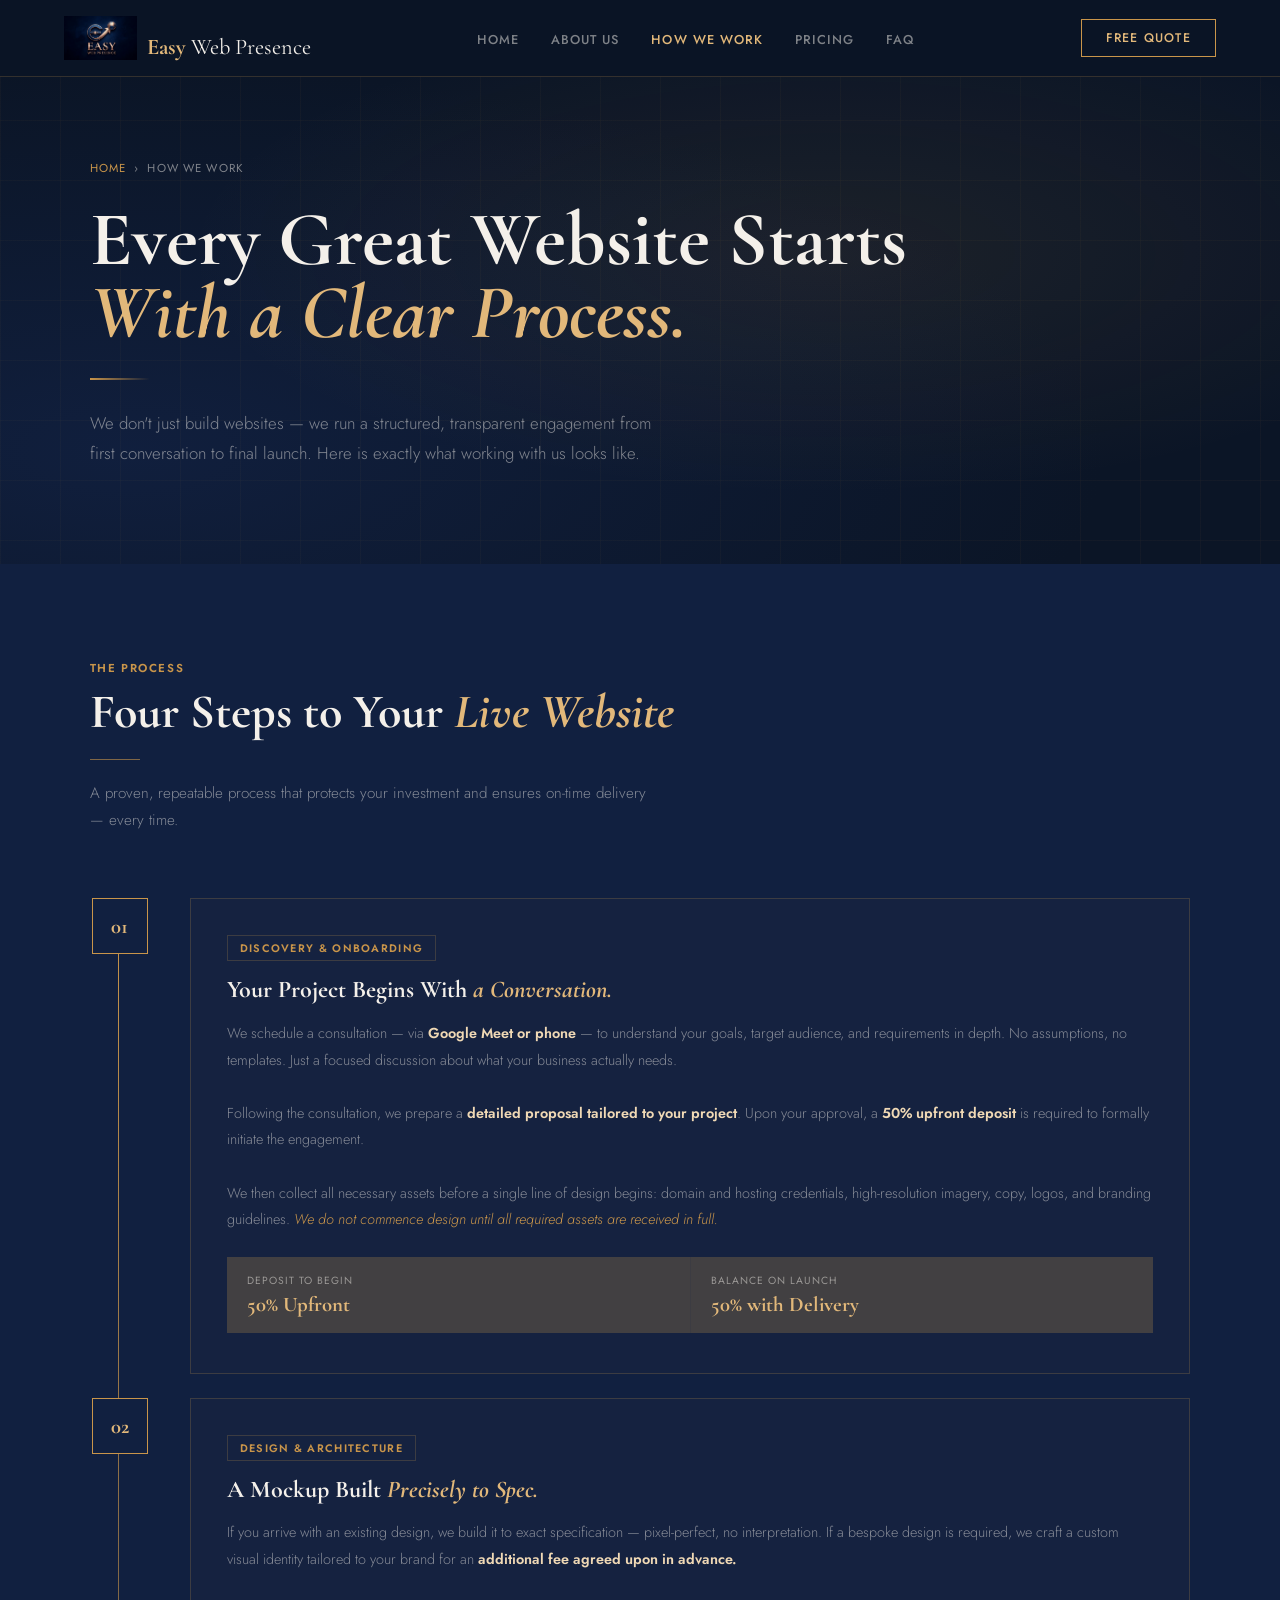
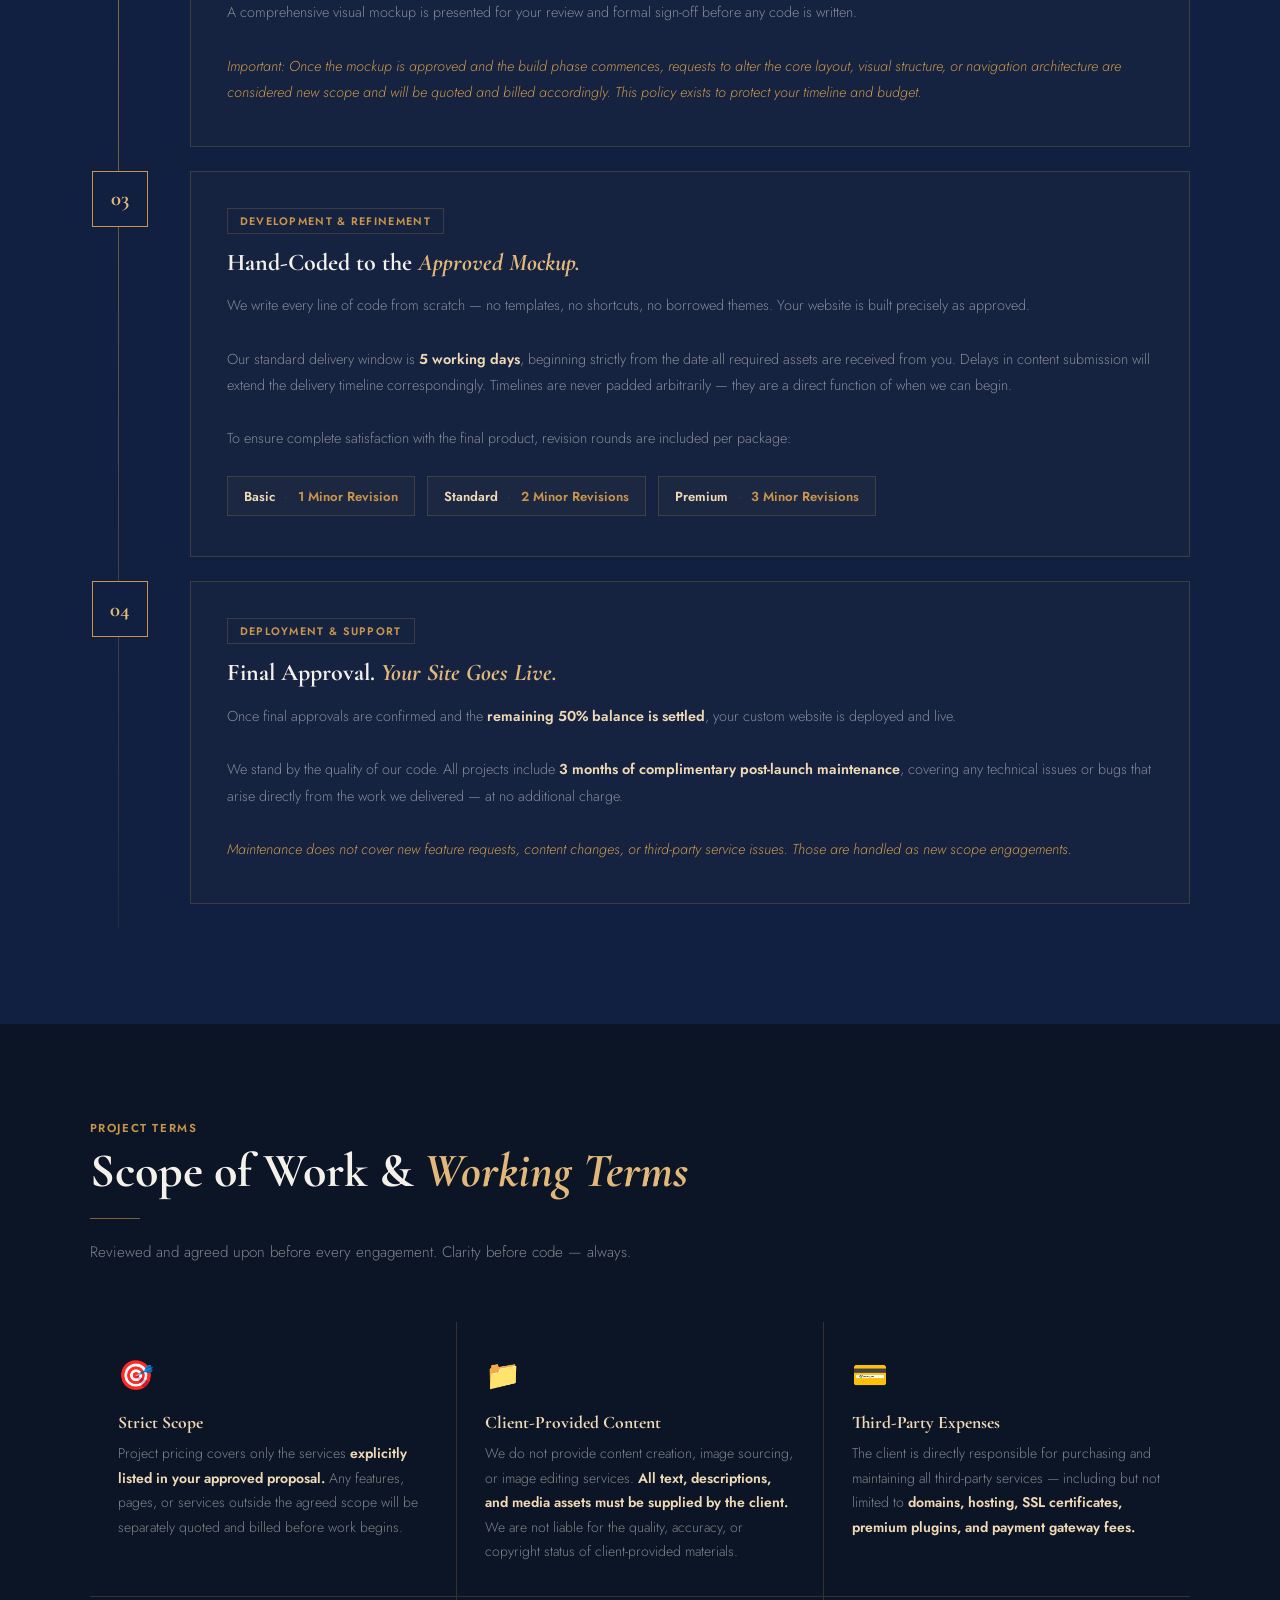
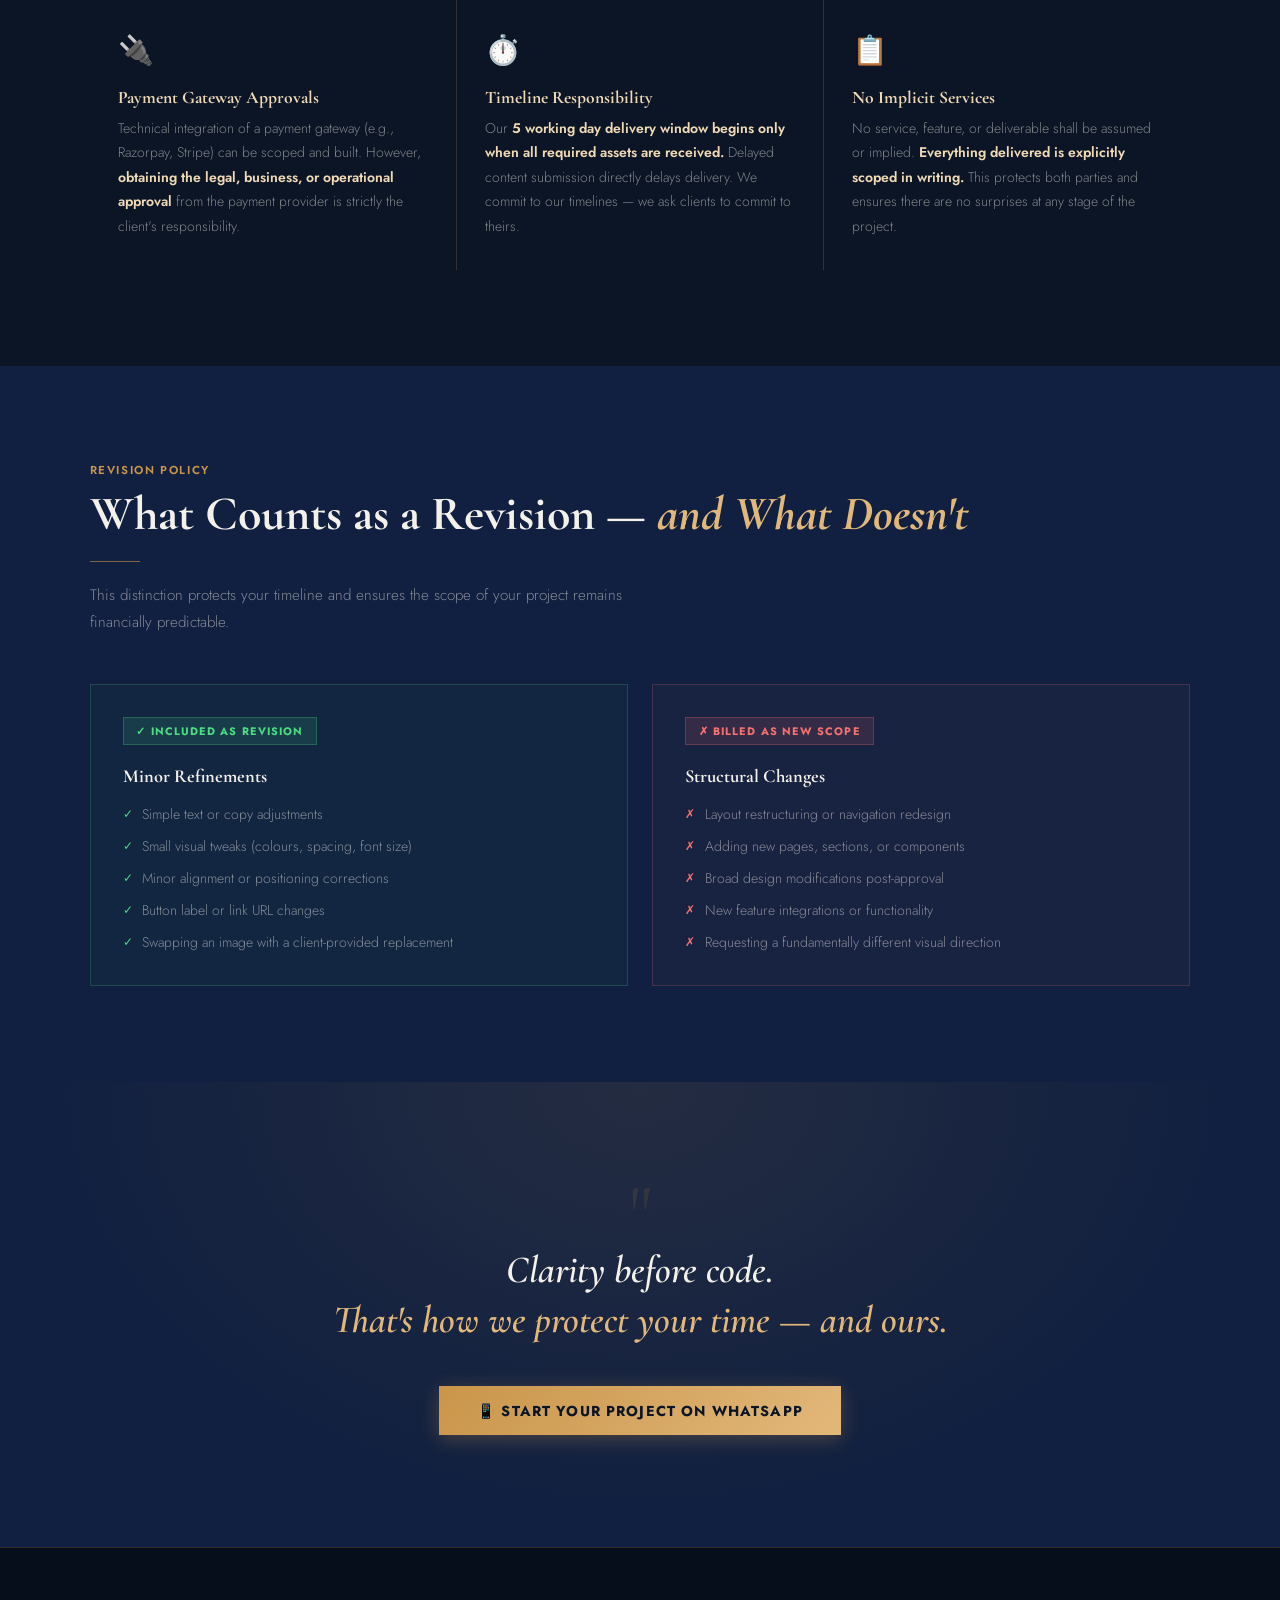
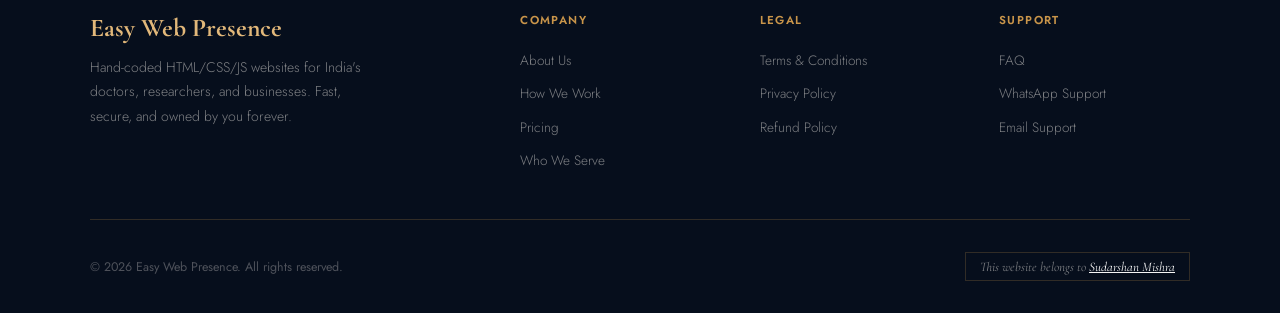
<file: how-we-work.html>
<!DOCTYPE html>
<html lang="en">
<head>
<meta charset="UTF-8"/>
<meta name="viewport" content="width=device-width, initial-scale=1.0"/>
<title>How We Work – Easy Web Presence</title>
<meta name="description" content="Our transparent, structured web development process — from discovery to launch. Learn exactly how Easy Web Presence delivers your custom website."/>
<link rel="preconnect" href="https://fonts.googleapis.com"/>
<link rel="preconnect" href="https://fonts.gstatic.com" crossorigin/>
<link href="https://fonts.googleapis.com/css2?family=Cormorant+Garamond:ital,wght@0,400;0,500;0,600;0,700;1,400;1,600&family=Jost:wght@300;400;500;600&display=swap" rel="stylesheet"/>

<style>
:root {
  --navy:       #0b1526;
  --navy-mid:   #112040;
  --navy-light: #1a2f58;
  --gold:       #c9954a;
  --gold-light: #e2b87a;
  --gold-pale:  #f0d9b5;
  --white:      #f4f0ea;
  --muted:      rgba(244,240,234,.5);
  --border:     rgba(201,149,74,.22);
}
*, *::before, *::after { box-sizing: border-box; margin: 0; padding: 0; }
html { scroll-behavior: smooth; }
body { font-family: 'Jost', sans-serif; background: var(--navy); color: var(--white); overflow-x: hidden; }
::-webkit-scrollbar { width: 5px; }
::-webkit-scrollbar-track { background: var(--navy); }
::-webkit-scrollbar-thumb { background: var(--gold); }

/* ── NAV ── */
nav {
  position: fixed; top: 0; left: 0; right: 0; z-index: 200;
  display: flex; align-items: center; justify-content: space-between;
  padding: 1rem 5vw;
  background: rgba(11,21,38,.9); backdrop-filter: blur(16px);
  border-bottom: 1px solid var(--border);
}
.nav-logo { display: flex; align-items: flex-end; gap: 10px; text-decoration: none; }
.nav-logo img { height: 44px; width: auto; }
.nav-logo-text { font-family: 'Cormorant Garamond', serif; font-size: 1.4rem; font-weight: 700; color: var(--gold-light); }
.nav-logo-text span { color: var(--white); font-weight: 400; }
.nav-links { display: flex; gap: 2rem; list-style: none; }
.nav-links a { font-size: .8rem; font-weight: 500; letter-spacing: .08em; text-transform: uppercase; color: var(--muted); text-decoration: none; transition: color .25s; }
.nav-links a:hover, .nav-links a.active { color: var(--gold-light); }
.nav-cta { background: transparent; border: 1px solid var(--gold); color: var(--gold-light); padding: .55rem 1.5rem; font-family: 'Jost', sans-serif; font-size: .78rem; font-weight: 500; letter-spacing: .1em; text-transform: uppercase; cursor: pointer; text-decoration: none; transition: all .25s; }
.nav-cta:hover { background: var(--gold); color: var(--navy); }

/* HAMBURGER */
.hamburger { display: none; flex-direction: column; justify-content: center; align-items: center; gap: 5px; width: 40px; height: 40px; background: transparent; border: 1px solid var(--border); cursor: pointer; padding: 8px; z-index: 301; transition: border-color .25s; }
.hamburger:hover { border-color: var(--gold); }
.hamburger span { display: block; width: 22px; height: 2px; background: var(--gold-light); border-radius: 2px; transition: transform .35s cubic-bezier(.4,0,.2,1), opacity .25s, width .3s; transform-origin: center; }
.hamburger.open span:nth-child(1) { transform: translateY(7px) rotate(45deg); }
.hamburger.open span:nth-child(2) { opacity: 0; width: 0; }
.hamburger.open span:nth-child(3) { transform: translateY(-7px) rotate(-45deg); }

/* MOBILE DRAWER */
.mobile-menu { display: none; position: fixed; top: 0; left: 0; right: 0; bottom: 0; z-index: 299; pointer-events: none; }
.mobile-menu.open { pointer-events: all; }
.mobile-backdrop { position: absolute; inset: 0; background: rgba(6,10,20,.75); backdrop-filter: blur(4px); opacity: 0; transition: opacity .35s ease; }
.mobile-menu.open .mobile-backdrop { opacity: 1; }
.mobile-panel { position: absolute; top: 0; right: 0; width: min(320px, 85vw); height: 100%; background: #0b1a30; border-left: 1px solid var(--border); transform: translateX(100%); transition: transform .38s cubic-bezier(.4,0,.2,1); display: flex; flex-direction: column; overflow-y: auto; }
.mobile-menu.open .mobile-panel { transform: translateX(0); }
.mobile-panel-header { display: flex; align-items: center; justify-content: space-between; padding: 1.1rem 1.5rem; border-bottom: 1px solid var(--border); }
.mobile-panel-logo { font-family: 'Cormorant Garamond', serif; font-size: 1.2rem; font-weight: 700; color: var(--gold-light); }
.mobile-panel-logo span { color: var(--white); font-weight: 400; }
.mobile-close { background: transparent; border: 1px solid var(--border); color: var(--gold); font-size: 1.2rem; width: 34px; height: 34px; display: flex; align-items: center; justify-content: center; cursor: pointer; transition: all .2s; }
.mobile-close:hover { background: var(--gold); color: var(--navy); border-color: var(--gold); }
.mobile-nav-links { list-style: none; padding: 1.5rem 0; flex: 1; }
.mobile-nav-links li { border-bottom: 1px solid rgba(201,149,74,.1); }
.mobile-nav-links a { display: flex; align-items: center; gap: 1rem; padding: 1.1rem 1.5rem; font-family: 'Jost', sans-serif; font-size: .9rem; font-weight: 500; letter-spacing: .06em; text-transform: uppercase; color: var(--muted); text-decoration: none; transition: color .2s, background .2s, padding-left .2s; }
.mobile-nav-links a:hover { color: var(--gold-light); background: rgba(201,149,74,.06); padding-left: 2rem; }
.mobile-nav-links a .m-icon { font-size: 1.1rem; width: 28px; height: 28px; display: flex; align-items: center; justify-content: center; background: rgba(201,149,74,.08); border: 1px solid var(--border); }
.mobile-panel-cta { padding: 1.5rem; border-top: 1px solid var(--border); }
.mobile-panel-cta a { display: block; background: linear-gradient(135deg, var(--gold), var(--gold-light)); color: var(--navy); text-align: center; padding: .9rem; font-family: 'Jost', sans-serif; font-weight: 700; font-size: .85rem; letter-spacing: .08em; text-transform: uppercase; text-decoration: none; }
.mobile-panel-note { font-size: .72rem; color: var(--muted); text-align: center; margin-top: .75rem; }

/* ── HERO ── */
.page-hero {
  min-height: 58vh;
  display: flex; flex-direction: column; justify-content: center;
  padding: 10rem 7vw 6rem;
  position: relative; overflow: hidden;
  background: var(--navy);
}
.page-hero::before {
  content: '';
  position: absolute; inset: 0;
  background: radial-gradient(ellipse at 65% 45%, rgba(201,149,74,.09) 0%, transparent 55%),
              radial-gradient(ellipse at 10% 80%, rgba(17,32,64,.9) 0%, transparent 60%);
  pointer-events: none;
}
.page-hero::after {
  content: '';
  position: absolute; inset: 0;
  background-image: linear-gradient(rgba(201,149,74,.04) 1px, transparent 1px),
                    linear-gradient(90deg, rgba(201,149,74,.04) 1px, transparent 1px);
  background-size: 60px 60px;
  pointer-events: none;
}
.hero-inner { position: relative; z-index: 1; max-width: 820px; }
.breadcrumb { display: flex; align-items: center; gap: .5rem; font-size: .72rem; letter-spacing: .1em; text-transform: uppercase; color: var(--muted); margin-bottom: 1.75rem; animation: fadeUp .5s ease both; }
.breadcrumb a { color: var(--gold); text-decoration: none; }
.page-hero h1 { font-family: 'Cormorant Garamond', serif; font-size: clamp(2.8rem, 6vw, 5.2rem); font-weight: 700; line-height: .95; color: var(--white); animation: fadeUp .7s .1s ease both; }
.page-hero h1 em { font-style: italic; color: var(--gold-light); display: block; }
.hero-rule { width: 60px; height: 2px; background: linear-gradient(90deg, var(--gold), transparent); margin: 1.75rem 0; animation: fadeUp .7s .2s ease both; }
.page-hero-sub { font-size: 1.05rem; line-height: 1.8; font-weight: 300; color: var(--muted); max-width: 580px; animation: fadeUp .7s .25s ease both; }

/* ── SECTION BASE ── */
.section { padding: 6rem 7vw; }
.s-label { font-size: .72rem; font-weight: 600; letter-spacing: .14em; text-transform: uppercase; color: var(--gold); margin-bottom: .6rem; }
.s-title { font-family: 'Cormorant Garamond', serif; font-size: clamp(2rem, 4vw, 3rem); font-weight: 700; line-height: 1.1; color: var(--white); }
.s-title span { color: var(--gold-light); font-style: italic; }
.s-rule { width: 50px; height: 1px; background: var(--gold); margin: 1.25rem 0; opacity: .6; }
.s-sub { font-size: .95rem; font-weight: 300; color: var(--muted); max-width: 560px; line-height: 1.8; }

/* ── PROCESS STEPS ── */
.process-section { background: var(--navy-mid); }

.steps-wrapper { margin-top: 4rem; position: relative; }

/* Vertical connector line */
.steps-wrapper::before {
  content: '';
  position: absolute;
  left: 28px;
  top: 0; bottom: 0;
  width: 1px;
  background: linear-gradient(to bottom, var(--gold), rgba(201,149,74,.1));
  z-index: 0;
}

.step {
  display: grid;
  grid-template-columns: 60px 1fr;
  gap: 0 2.5rem;
  margin-bottom: 0;
  position: relative;
  z-index: 1;
}

/* Step number bubble */
.step-num {
  display: flex;
  flex-direction: column;
  align-items: center;
  flex-shrink: 0;
}
.step-bubble {
  width: 56px; height: 56px;
  border: 1px solid var(--gold);
  background: var(--navy-mid);
  display: flex; align-items: center; justify-content: center;
  font-family: 'Cormorant Garamond', serif;
  font-size: 1.3rem; font-weight: 700;
  color: var(--gold-light);
  position: relative; z-index: 2;
  flex-shrink: 0;
  transition: background .25s;
}
.step:hover .step-bubble { background: rgba(201,149,74,.1); }
.step-connector { flex: 1; width: 1px; background: transparent; }

/* Step content card */
.step-body {
  border: 1px solid var(--border);
  background: rgba(201,149,74,.02);
  padding: 2.25rem 2.25rem 2.5rem;
  margin-bottom: 1.5rem;
  position: relative; overflow: hidden;
  transition: border-color .25s, background .25s;
}
.step-body:hover { border-color: rgba(201,149,74,.45); background: rgba(201,149,74,.04); }
.step-body::before {
  content: '';
  position: absolute; top: 0; left: 0; right: 0; height: 1px;
  background: linear-gradient(90deg, var(--gold), transparent);
  transform: scaleX(0); transform-origin: left;
  transition: transform .4s;
}
.step-body:hover::before { transform: scaleX(1); }

.step-tag {
  display: inline-block;
  font-size: .68rem; font-weight: 600; letter-spacing: .12em; text-transform: uppercase;
  color: var(--gold); border: 1px solid var(--border);
  padding: .25rem .75rem; margin-bottom: 1rem;
}
.step-title {
  font-family: 'Cormorant Garamond', serif;
  font-size: 1.5rem; font-weight: 700; color: var(--white);
  margin-bottom: 1rem; line-height: 1.1;
}
.step-title span { color: var(--gold-light); font-style: italic; }
.step-text { font-size: .9rem; color: var(--muted); line-height: 1.85; font-weight: 300; }
.step-text strong { color: var(--gold-pale); font-weight: 600; }
.step-text em { color: var(--gold); font-style: italic; }

/* Revision pills */
.revision-pills { display: flex; gap: .75rem; flex-wrap: wrap; margin-top: 1.5rem; }
.rpill {
  display: flex; align-items: center; gap: .6rem;
  border: 1px solid var(--border); padding: .6rem 1rem;
  background: rgba(201,149,74,.04);
  font-size: .8rem; color: var(--muted);
}
.rpill-name { font-weight: 600; color: var(--gold-pale); font-size: .82rem; }
.rpill-val { color: var(--gold); font-weight: 600; font-size: .82rem; }
.rpill-sep { color: var(--border); }

/* Payment timeline bar */
.payment-bar {
  display: grid; grid-template-columns: 1fr 1fr;
  gap: 1px; background: var(--border);
  margin-top: 1.5rem;
}
.pbar-item { background: rgba(201,149,74,.04); padding: 1rem 1.25rem; }
.pbar-label { font-size: .65rem; letter-spacing: .1em; text-transform: uppercase; color: var(--muted); margin-bottom: .25rem; }
.pbar-val { font-family: 'Cormorant Garamond', serif; font-size: 1.3rem; font-weight: 700; color: var(--gold-light); }

/* ── TERMS ── */
.terms-section { background: var(--navy); }
.terms-grid { display: grid; grid-template-columns: repeat(auto-fill, minmax(300px, 1fr)); gap: 1px; background: var(--border); margin-top: 3.5rem; }
.term-card {
  background: var(--navy); padding: 2rem 1.75rem;
  position: relative; overflow: hidden;
  transition: background .25s;
}
.term-card:hover { background: rgba(201,149,74,.04); }
.term-card::before { content: ''; position: absolute; top: 0; left: 0; right: 0; height: 1px; background: linear-gradient(90deg, var(--gold), transparent); transform: scaleX(0); transform-origin: left; transition: transform .35s; }
.term-card:hover::before { transform: scaleX(1); }
.term-icon { font-size: 1.8rem; margin-bottom: 1rem; }
.term-title { font-family: 'Cormorant Garamond', serif; font-size: 1.1rem; font-weight: 700; color: var(--gold-pale); margin-bottom: .5rem; }
.term-text { font-size: .875rem; color: var(--muted); line-height: 1.75; font-weight: 300; }
.term-text strong { color: var(--gold-pale); font-weight: 600; }

/* ── REVISIONS EXPLAINER ── */
.revisions-section { background: var(--navy-mid); }
.rev-grid { display: grid; grid-template-columns: 1fr 1fr; gap: 1.5rem; margin-top: 3rem; }
.rev-card { border: 1px solid var(--border); padding: 2rem; background: rgba(201,149,74,.02); }
.rev-card.yes { border-color: rgba(74,222,128,.2); background: rgba(74,222,128,.03); }
.rev-card.no  { border-color: rgba(248,113,113,.2); background: rgba(248,113,113,.03); }
.rev-header { display: flex; align-items: center; gap: .75rem; margin-bottom: 1.25rem; }
.rev-badge {
  font-size: .68rem; font-weight: 700; letter-spacing: .1em; text-transform: uppercase;
  padding: .3rem .8rem;
}
.rev-badge.yes { background: rgba(74,222,128,.12); color: #4ade80; border: 1px solid rgba(74,222,128,.25); }
.rev-badge.no  { background: rgba(248,113,113,.12); color: #f87171; border: 1px solid rgba(248,113,113,.25); }
.rev-card-title { font-family: 'Cormorant Garamond', serif; font-size: 1.1rem; font-weight: 700; color: var(--white); }
.rev-list { list-style: none; display: flex; flex-direction: column; gap: .6rem; }
.rev-list li { font-size: .875rem; color: var(--muted); font-weight: 300; display: flex; gap: .6rem; align-items: flex-start; line-height: 1.6; }
.rev-list li::before { font-size: .75rem; flex-shrink: 0; margin-top: .15rem; }
.rev-card.yes .rev-list li::before { content: '✓'; color: #4ade80; }
.rev-card.no  .rev-list li::before { content: '✗'; color: #f87171; }

/* ── CLOSING CTA ── */
.cta-section {
  background: var(--navy-mid); padding: 7rem 7vw;
  text-align: center; position: relative; overflow: hidden;
}
.cta-section::before { content: ''; position: absolute; inset: 0; background: radial-gradient(ellipse at 50% 0%, rgba(201,149,74,.1) 0%, transparent 65%); pointer-events: none; }
.cta-inner { position: relative; z-index: 1; }
.cta-quote-mark { font-family: 'Cormorant Garamond', serif; font-size: 5rem; color: rgba(201,149,74,.12); line-height: .5; margin-bottom: .75rem; }
.cta-quote { font-family: 'Cormorant Garamond', serif; font-size: clamp(1.5rem, 3vw, 2.4rem); font-weight: 600; font-style: italic; color: var(--white); max-width: 660px; margin: 0 auto 2.5rem; line-height: 1.3; }
.cta-quote span { color: var(--gold-light); }
.btn-gold { background: linear-gradient(135deg, var(--gold) 0%, var(--gold-light) 100%); color: var(--navy); border: none; padding: .9rem 2.4rem; font-family: 'Jost', sans-serif; font-weight: 700; font-size: .9rem; letter-spacing: .08em; text-transform: uppercase; cursor: pointer; text-decoration: none; display: inline-flex; align-items: center; gap: .6rem; transition: all .25s; box-shadow: 0 4px 20px rgba(201,149,74,.3); }
.btn-gold:hover { transform: translateY(-2px); box-shadow: 0 10px 30px rgba(201,149,74,.45); }

/* ── FOOTER ── */
footer { background: #060e1c; border-top: 1px solid var(--border); padding: 4rem 7vw 2rem; }
.footer-top { display: grid; grid-template-columns: 2fr 1fr 1fr 1fr; gap: 3rem; padding-bottom: 3rem; border-bottom: 1px solid var(--border); }
.footer-brand-name { font-family: 'Cormorant Garamond', serif; font-size: 1.6rem; font-weight: 700; color: var(--gold-light); margin-bottom: .75rem; }
.footer-brand-desc { font-size: .875rem; color: var(--muted); line-height: 1.75; font-weight: 300; max-width: 280px; }
.footer-col-title { font-size: .72rem; font-weight: 600; letter-spacing: .12em; text-transform: uppercase; color: var(--gold); margin-bottom: 1.25rem; }
.footer-col ul { list-style: none; display: flex; flex-direction: column; gap: .65rem; }
.footer-col ul a { font-size: .85rem; color: var(--muted); text-decoration: none; font-weight: 300; transition: color .2s; }
.footer-col ul a:hover { color: var(--gold-light); }
.footer-bottom { padding-top: 2rem; display: flex; justify-content: space-between; align-items: center; flex-wrap: wrap; gap: 1rem; }
.footer-copy { font-size: .78rem; color: rgba(244,240,234,.3); }
.footer-owner { font-size: .82rem; color: var(--muted); border: 1px solid var(--border); padding: .35rem .9rem; font-style: italic; font-family: 'Cormorant Garamond', serif; }

/* ── REVEAL ── */
.reveal { opacity: 0; transform: translateY(22px); transition: opacity .65s ease, transform .65s ease; }
.reveal.visible { opacity: 1; transform: translateY(0); }

/* ── ANIMATIONS ── */
@keyframes fadeUp { from { opacity: 0; transform: translateY(20px); } to { opacity: 1; transform: translateY(0); } }

/* ── RESPONSIVE ── */
@media (max-width: 960px) {
  .footer-top { grid-template-columns: 1fr 1fr; }
  .nav-links { display: none; }
  .nav-cta { display: none; }
  .hamburger { display: flex; }
  .mobile-menu { display: block; }
  .rev-grid { grid-template-columns: 1fr; }
}
@media (max-width: 700px) {
  .steps-wrapper::before { display: none; }
  .step { grid-template-columns: 1fr; }
  .step-num { flex-direction: row; margin-bottom: 1rem; }
  .step-connector { display: none; }
  .payment-bar { grid-template-columns: 1fr; }
  .section { padding: 4.5rem 5vw; }
  .footer-top { grid-template-columns: 1fr; }
  .footer-bottom { flex-direction: column; text-align: center; }
}
</style>
</head>
<body>

<!-- NAV -->
<nav>
  <a href="index.html" class="nav-logo">
    <img src="Logo.jpg" alt="Easy Web Presence"/>
    <span class="nav-logo-text">Easy<span> Web Presence</span></span>
  </a>
  <ul class="nav-links">
    <li><a href="index.html">Home</a></li>
    <li><a href="About.html">About Us</a></li>
    <li><a href="how-we-work.html" class="active">How We Work</a></li>
    <li><a href="index.html#pricing">Pricing</a></li>
    <li><a href="index.html#faq">FAQ</a></li>
  </ul>
  <a href="https://wa.me/916388175966?text=Hi%2C%20I%20want%20to%20enquire%20about%20a%20website" target="_blank" class="nav-cta">Free Quote</a>
  <button class="hamburger" id="hamburgerBtn" aria-label="Open menu" aria-expanded="false">
    <span></span><span></span><span></span>
  </button>
</nav>

<!-- MOBILE DRAWER -->
<div class="mobile-menu" id="mobileMenu">
  <div class="mobile-backdrop" id="mobileBackdrop"></div>
  <div class="mobile-panel">
    <div class="mobile-panel-header">
      <div class="mobile-panel-logo">Easy<span> Web Presence</span></div>
      <button class="mobile-close" id="mobileClose">✕</button>
    </div>
    <ul class="mobile-nav-links">
      <li><a href="index.html" class="mobile-link"><span class="m-icon">🏠</span> Home</a></li>
      <li><a href="About.html" class="mobile-link"><span class="m-icon">👤</span> About Us</a></li>
      <li><a href="how-we-work.html" class="mobile-link"><span class="m-icon">⚙️</span> How We Work</a></li>
      <li><a href="index.html#pricing" class="mobile-link"><span class="m-icon">₹</span> Pricing</a></li>
      <li><a href="index.html#faq" class="mobile-link"><span class="m-icon">❓</span> FAQ</a></li>
    </ul>
    <div class="mobile-panel-cta">
      <a href="https://wa.me/916388175966?text=Hi%2C%20I%20want%20to%20enquire%20about%20a%20website" target="_blank">📱 Get a Free Quote on WhatsApp</a>
      <p class="mobile-panel-note">We reply ASAP</p>
    </div>
  </div>
</div>

<!-- HERO -->
<section class="page-hero">
  <div class="hero-inner">
    <div class="breadcrumb">
      <a href="index.html">Home</a>
      <span>›</span>
      <span>How We Work</span>
    </div>
    <h1>Every Great Website Starts<br><em>With a Clear Process.</em></h1>
    <div class="hero-rule"></div>
    <p class="page-hero-sub">We don't just build websites — we run a structured, transparent engagement from first conversation to final launch. Here is exactly what working with us looks like.</p>
  </div>
</section>

<!-- PROCESS STEPS -->
<section class="section process-section" id="process">
  <div class="s-label">The Process</div>
  <h2 class="s-title">Four Steps to Your <span>Live Website</span></h2>
  <div class="s-rule"></div>
  <p class="s-sub">A proven, repeatable process that protects your investment and ensures on-time delivery — every time.</p>

  <div class="steps-wrapper">

    <!-- STEP 01 -->
    <div class="step reveal">
      <div class="step-num">
        <div class="step-bubble">01</div>
      </div>
      <div class="step-body">
        <div class="step-tag">Discovery & Onboarding</div>
        <div class="step-title">Your Project Begins With <span>a Conversation.</span></div>
        <div class="step-text">
          We schedule a consultation — via <strong>Google Meet or phone</strong> — to understand your goals, target audience, and requirements in depth. No assumptions, no templates. Just a focused discussion about what your business actually needs.
          <br><br>
          Following the consultation, we prepare a <strong>detailed proposal tailored to your project</strong>. Upon your approval, a <strong>50% upfront deposit</strong> is required to formally initiate the engagement.
          <br><br>
          We then collect all necessary assets before a single line of design begins: domain and hosting credentials, high-resolution imagery, copy, logos, and branding guidelines. <em>We do not commence design until all required assets are received in full.</em>
        </div>
        <div class="payment-bar">
          <div class="pbar-item">
            <div class="pbar-label">Deposit to Begin</div>
            <div class="pbar-val">50% Upfront</div>
          </div>
          <div class="pbar-item">
            <div class="pbar-label">Balance on Launch</div>
            <div class="pbar-val">50% with Delivery</div>
          </div>
        </div>
      </div>
    </div>

    <!-- STEP 02 -->
    <div class="step reveal">
      <div class="step-num">
        <div class="step-bubble">02</div>
      </div>
      <div class="step-body">
        <div class="step-tag">Design & Architecture</div>
        <div class="step-title">A Mockup Built <span>Precisely to Spec.</span></div>
        <div class="step-text">
          If you arrive with an existing design, we build it to exact specification — pixel-perfect, no interpretation. If a bespoke design is required, we craft a custom visual identity tailored to your brand for an <strong>additional fee agreed upon in advance.</strong>
          <br><br>
          A comprehensive visual mockup is presented for your review and formal sign-off before any code is written.
          <br><br>
          <em>Important: Once the mockup is approved and the build phase commences, requests to alter the core layout, visual structure, or navigation architecture are considered new scope and will be quoted and billed accordingly. This policy exists to protect your timeline and budget.</em>
        </div>
      </div>
    </div>

    <!-- STEP 03 -->
    <div class="step reveal">
      <div class="step-num">
        <div class="step-bubble">03</div>
      </div>
      <div class="step-body">
        <div class="step-tag">Development & Refinement</div>
        <div class="step-title">Hand-Coded to the <span>Approved Mockup.</span></div>
        <div class="step-text">
          We write every line of code from scratch — no templates, no shortcuts, no borrowed themes. Your website is built precisely as approved.
          <br><br>
          Our standard delivery window is <strong>5 working days</strong>, beginning strictly from the date all required assets are received from you. Delays in content submission will extend the delivery timeline correspondingly. Timelines are never padded arbitrarily — they are a direct function of when we can begin.
          <br><br>
          To ensure complete satisfaction with the final product, revision rounds are included per package:
        </div>
        <div class="revision-pills">
          <div class="rpill">
            <span class="rpill-name">Basic</span>
            <span class="rpill-sep">·</span>
            <span class="rpill-val">1 Minor Revision</span>
          </div>
          <div class="rpill">
            <span class="rpill-name">Standard</span>
            <span class="rpill-sep">·</span>
            <span class="rpill-val">2 Minor Revisions</span>
          </div>
          <div class="rpill">
            <span class="rpill-name">Premium</span>
            <span class="rpill-sep">·</span>
            <span class="rpill-val">3 Minor Revisions</span>
          </div>
        </div>
      </div>
    </div>

    <!-- STEP 04 -->
    <div class="step reveal">
      <div class="step-num">
        <div class="step-bubble">04</div>
      </div>
      <div class="step-body">
        <div class="step-tag">Deployment & Support</div>
        <div class="step-title">Final Approval. <span>Your Site Goes Live.</span></div>
        <div class="step-text">
          Once final approvals are confirmed and the <strong>remaining 50% balance is settled</strong>, your custom website is deployed and live.
          <br><br>
          We stand by the quality of our code. All projects include <strong>3 months of complimentary post-launch maintenance</strong>, covering any technical issues or bugs that arise directly from the work we delivered — at no additional charge.
          <br><br>
          <em>Maintenance does not cover new feature requests, content changes, or third-party service issues. Those are handled as new scope engagements.</em>
        </div>
      </div>
    </div>

  </div>
</section>

<!-- TERMS -->
<section class="section terms-section" id="terms">
  <div class="s-label">Project Terms</div>
  <h2 class="s-title">Scope of Work & <span>Working Terms</span></h2>
  <div class="s-rule"></div>
  <p class="s-sub">Reviewed and agreed upon before every engagement. Clarity before code — always.</p>
  <div class="terms-grid reveal">

    <div class="term-card">
      <div class="term-icon">🎯</div>
      <div class="term-title">Strict Scope</div>
      <div class="term-text">Project pricing covers only the services <strong>explicitly listed in your approved proposal.</strong> Any features, pages, or services outside the agreed scope will be separately quoted and billed before work begins.</div>
    </div>

    <div class="term-card">
      <div class="term-icon">📁</div>
      <div class="term-title">Client-Provided Content</div>
      <div class="term-text">We do not provide content creation, image sourcing, or image editing services. <strong>All text, descriptions, and media assets must be supplied by the client.</strong> We are not liable for the quality, accuracy, or copyright status of client-provided materials.</div>
    </div>

    <div class="term-card">
      <div class="term-icon">💳</div>
      <div class="term-title">Third-Party Expenses</div>
      <div class="term-text">The client is directly responsible for purchasing and maintaining all third-party services — including but not limited to <strong>domains, hosting, SSL certificates, premium plugins, and payment gateway fees.</strong></div>
    </div>

    <div class="term-card">
      <div class="term-icon">🔌</div>
      <div class="term-title">Payment Gateway Approvals</div>
      <div class="term-text">Technical integration of a payment gateway (e.g., Razorpay, Stripe) can be scoped and built. However, <strong>obtaining the legal, business, or operational approval</strong> from the payment provider is strictly the client's responsibility.</div>
    </div>

    <div class="term-card">
      <div class="term-icon">⏱️</div>
      <div class="term-title">Timeline Responsibility</div>
      <div class="term-text">Our <strong>5 working day delivery window begins only when all required assets are received.</strong> Delayed content submission directly delays delivery. We commit to our timelines — we ask clients to commit to theirs.</div>
    </div>

    <div class="term-card">
      <div class="term-icon">📋</div>
      <div class="term-title">No Implicit Services</div>
      <div class="term-text">No service, feature, or deliverable shall be assumed or implied. <strong>Everything delivered is explicitly scoped in writing.</strong> This protects both parties and ensures there are no surprises at any stage of the project.</div>
    </div>

  </div>
</section>

<!-- REVISIONS EXPLAINER -->
<section class="section revisions-section" id="revisions">
  <div class="s-label">Revision Policy</div>
  <h2 class="s-title">What Counts as a Revision — <span>and What Doesn't</span></h2>
  <div class="s-rule"></div>
  <p class="s-sub">This distinction protects your timeline and ensures the scope of your project remains financially predictable.</p>
  <div class="rev-grid reveal">

    <div class="rev-card yes">
      <div class="rev-header">
        <span class="rev-badge yes">✓ Included as Revision</span>
      </div>
      <div class="rev-card-title" style="margin-bottom:1rem; font-family:'Cormorant Garamond',serif; font-size:1.15rem; font-weight:700; color:var(--white);">Minor Refinements</div>
      <ul class="rev-list">
        <li>Simple text or copy adjustments</li>
        <li>Small visual tweaks (colours, spacing, font size)</li>
        <li>Minor alignment or positioning corrections</li>
        <li>Button label or link URL changes</li>
        <li>Swapping an image with a client-provided replacement</li>
      </ul>
    </div>

    <div class="rev-card no">
      <div class="rev-header">
        <span class="rev-badge no">✗ Billed as New Scope</span>
      </div>
      <div class="rev-card-title" style="margin-bottom:1rem; font-family:'Cormorant Garamond',serif; font-size:1.15rem; font-weight:700; color:var(--white);">Structural Changes</div>
      <ul class="rev-list">
        <li>Layout restructuring or navigation redesign</li>
        <li>Adding new pages, sections, or components</li>
        <li>Broad design modifications post-approval</li>
        <li>New feature integrations or functionality</li>
        <li>Requesting a fundamentally different visual direction</li>
      </ul>
    </div>

  </div>
</section>

<!-- CLOSING CTA -->
<section class="cta-section">
  <div class="cta-inner">
    <div class="cta-quote-mark">"</div>
    <p class="cta-quote">Clarity before code.<br><span>That's how we protect your time — and ours.</span></p>
    <a href="https://wa.me/916388175966?text=Hi%2C%20I%20want%20to%20start%20a%20project%20with%20Easy%20Web%20Presence" target="_blank" class="btn-gold">
      📱 Start Your Project on WhatsApp
    </a>
  </div>
</section>

<!-- FOOTER -->
<footer>
  <div class="footer-top">
    <div>
      <div class="footer-brand-name">Easy Web Presence</div>
      <p class="footer-brand-desc">Hand-coded HTML/CSS/JS websites for India's doctors, researchers, and businesses. Fast, secure, and owned by you forever.</p>
    </div>
    <div class="footer-col">
      <div class="footer-col-title">Company</div>
      <ul>
        <li><a href="About.html">About Us</a></li>
        <li><a href="how-we-work.html">How We Work</a></li>
        <li><a href="index.html#pricing">Pricing</a></li>
        <li><a href="index.html#clients">Who We Serve</a></li>
      </ul>
    </div>
    <div class="footer-col">
      <div class="footer-col-title">Legal</div>
      <ul>
        
        <li><a href="terms.html">Terms &amp; Conditions</a></li>
        <li><a href="privacy.html">Privacy Policy</a></li>
        <li><a href="Refund.html">Refund Policy</a></li>
      </ul>
    </div>
    <div class="footer-col">
      <div class="footer-col-title">Support</div>
      <ul>
        <li><a href="index.html#faq">FAQ</a></li>
        <li><a href="https://wa.me/916388175966" target="_blank">WhatsApp Support</a></li>
        <li><a href="mailto:contact@easywebpresence.co.in">Email Support</a></li>
      </ul>
    </div>
  </div>
  <div class="footer-bottom">
    <div class="footer-copy">&copy; 2026 Easy Web Presence. All rights reserved.</div>
    <div class="footer-owner">This website belongs to <a href="https://www.linkedin.com/in/sudarshan-mishra/" style="color:whitesmoke;" target="_blank" >Sudarshan Mishra </a> </div>
  </div>
</footer>

<script>
/* Scroll Reveal */
const obs = new IntersectionObserver(entries => {
  entries.forEach(e => { if (e.isIntersecting) e.target.classList.add('visible'); });
}, { threshold: 0.08 });
document.querySelectorAll('.reveal').forEach(el => obs.observe(el));

/* Stagger term cards */
document.querySelectorAll('.term-card').forEach((c, i) => {
  c.style.transitionDelay = i * 0.07 + 's';
  c.classList.add('reveal');
  obs.observe(c);
});

/* Hamburger */
const hamburgerBtn   = document.getElementById('hamburgerBtn');
const mobileMenu     = document.getElementById('mobileMenu');
const mobileClose    = document.getElementById('mobileClose');
const mobileBackdrop = document.getElementById('mobileBackdrop');

function openMenu() { mobileMenu.classList.add('open'); hamburgerBtn.classList.add('open'); document.body.style.overflow = 'hidden'; }
function closeMenu() { mobileMenu.classList.remove('open'); hamburgerBtn.classList.remove('open'); document.body.style.overflow = ''; }

hamburgerBtn.addEventListener('click', openMenu);
mobileClose.addEventListener('click', closeMenu);
mobileBackdrop.addEventListener('click', closeMenu);
document.querySelectorAll('.mobile-link').forEach(l => l.addEventListener('click', closeMenu));
document.addEventListener('keydown', e => { if (e.key === 'Escape') closeMenu(); });
</script>
</body>
</html>
</file>
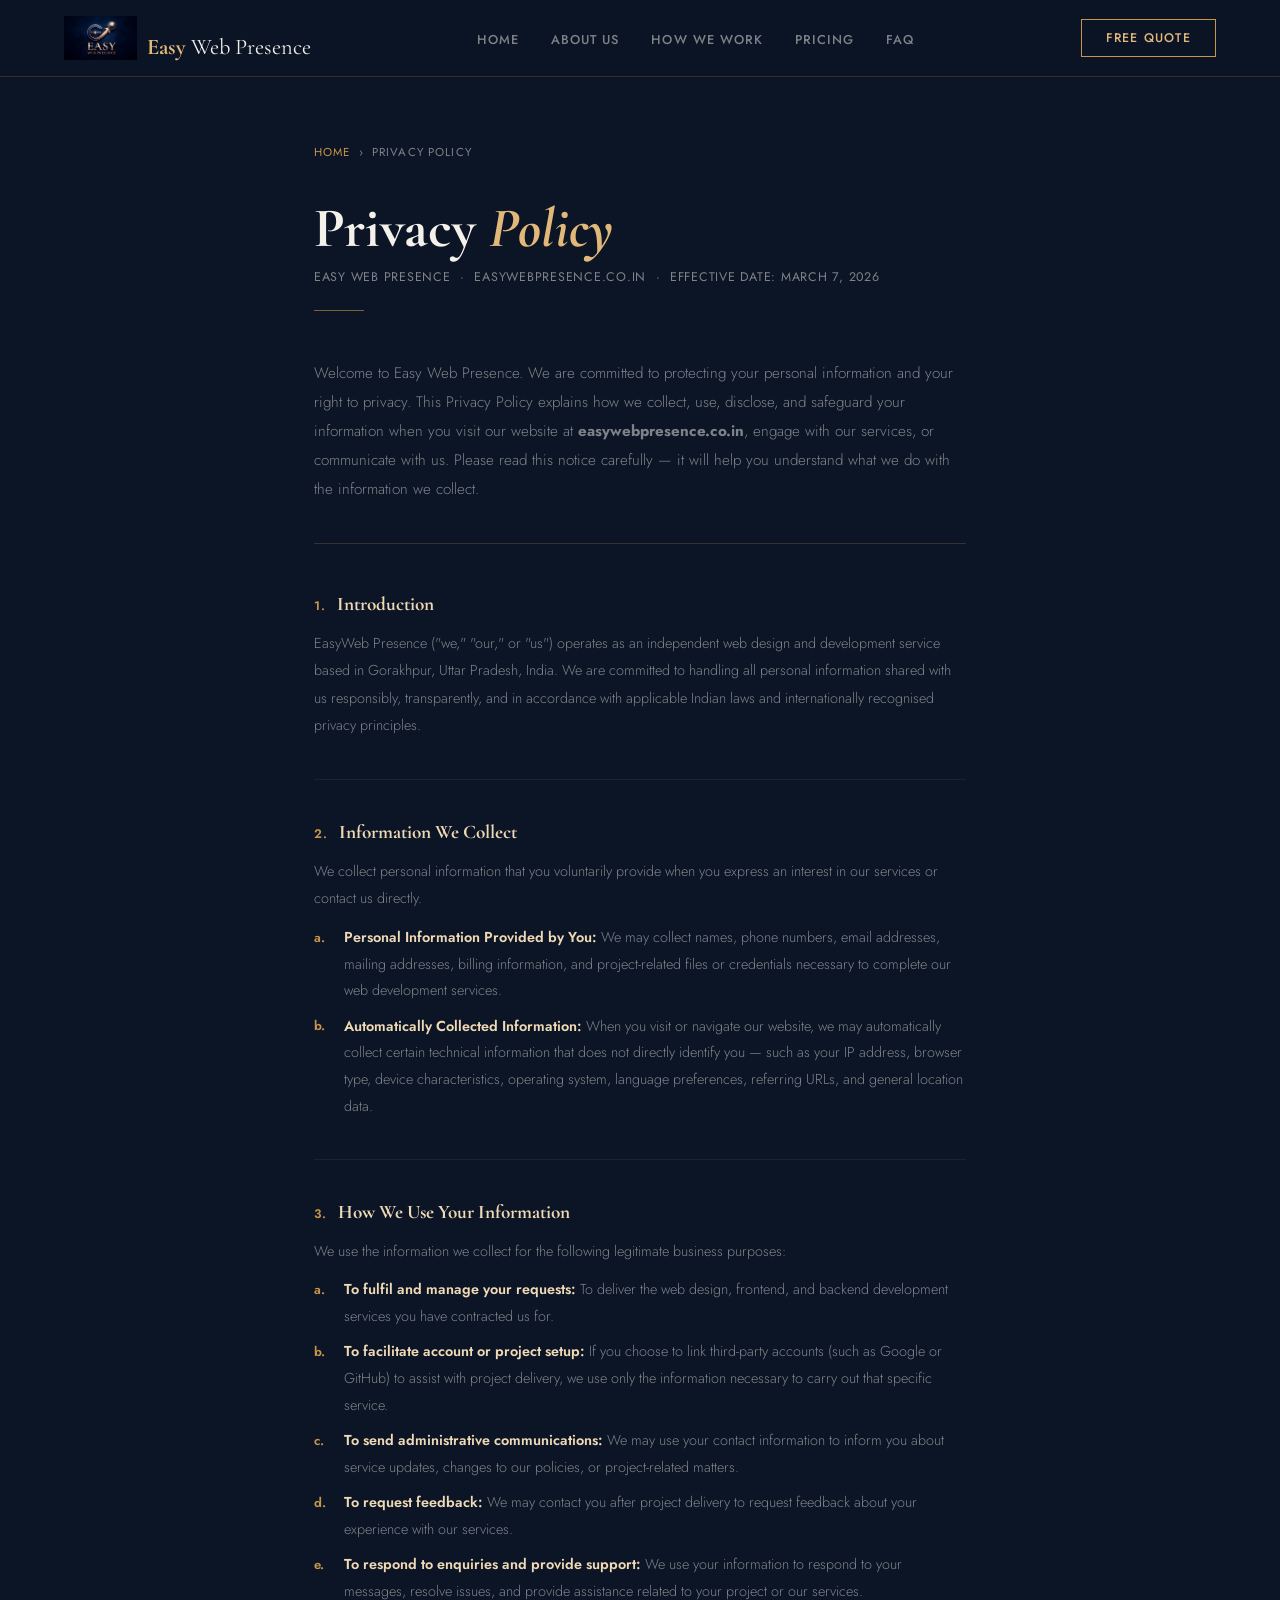
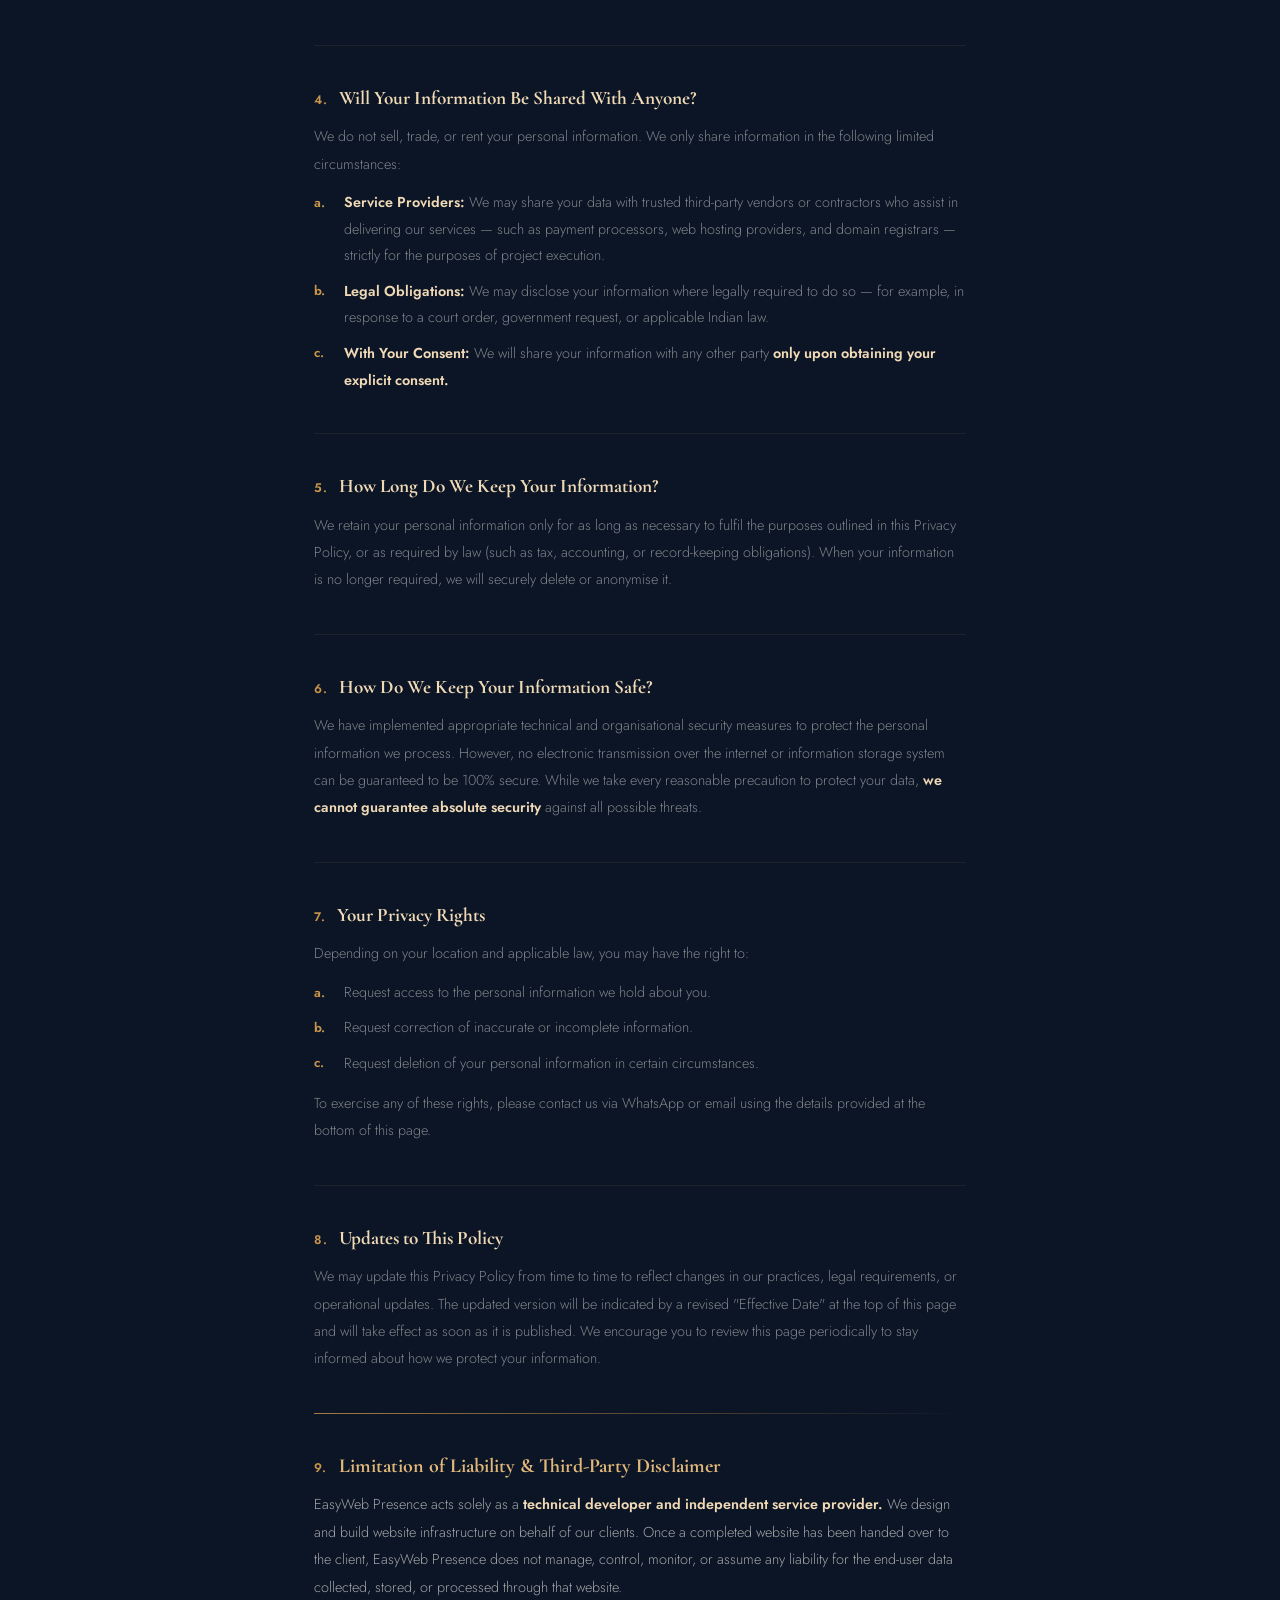
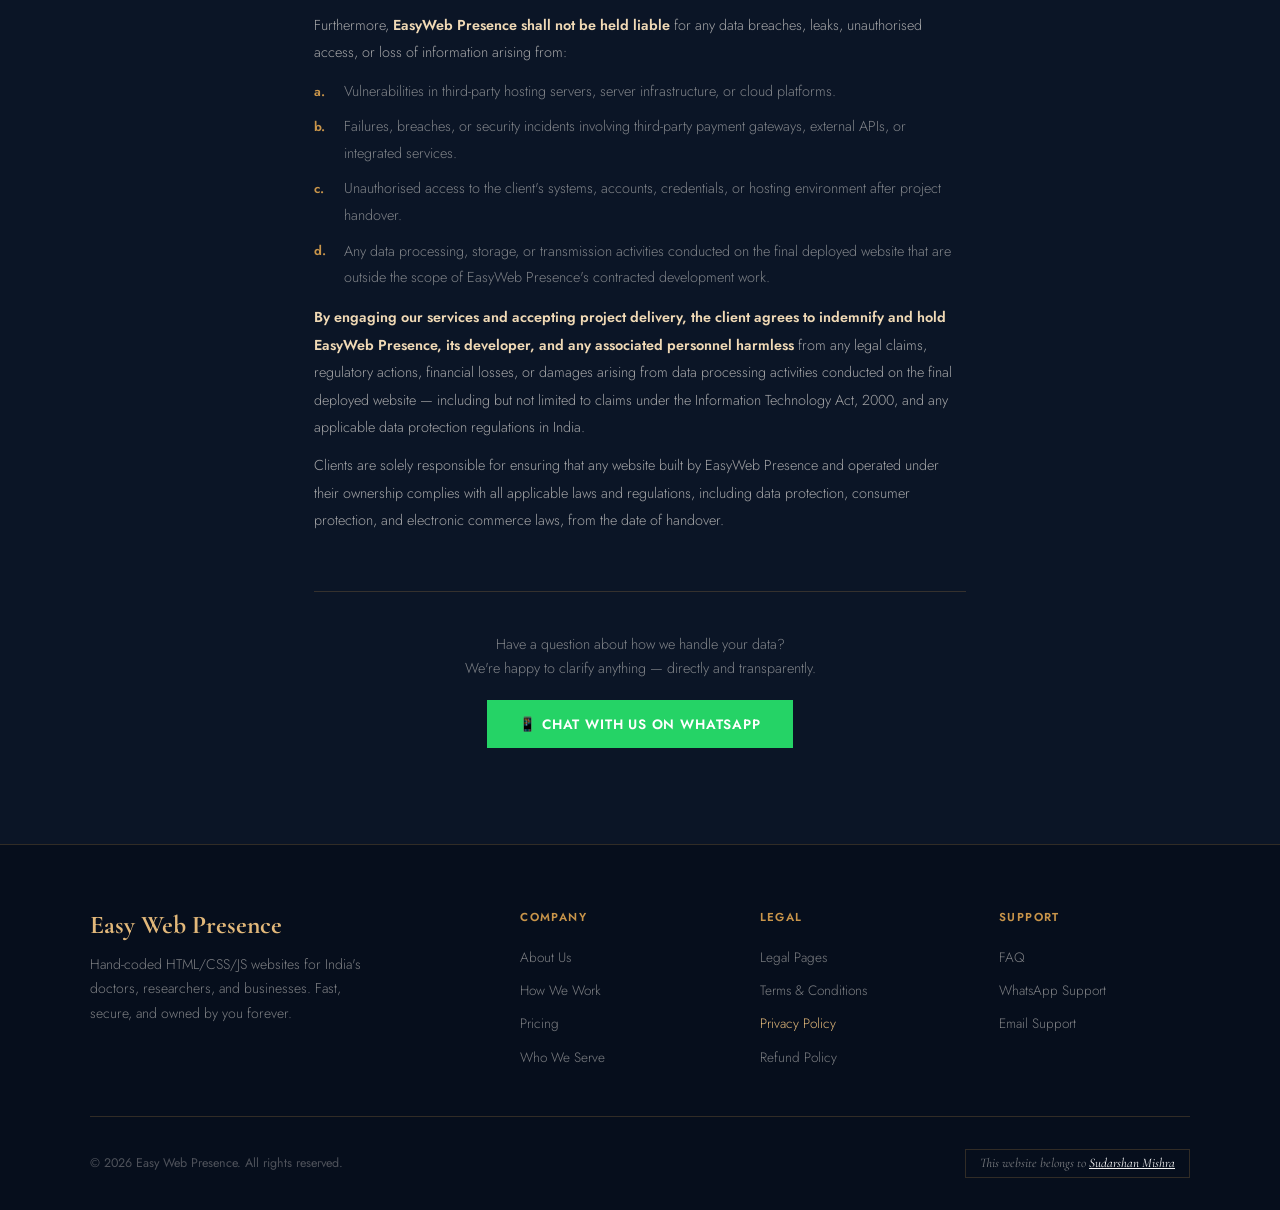
<file: privacy.html>
<!DOCTYPE html>
<html lang="en">
<head>
<meta charset="UTF-8"/>
<meta name="viewport" content="width=device-width, initial-scale=1.0"/>
<title>Privacy Policy – Easy Web Presence</title>
<meta name="description" content="Privacy Policy for Easy Web Presence — how we collect, use, and protect your personal information."/>
<link rel="preconnect" href="https://fonts.googleapis.com"/>
<link rel="preconnect" href="https://fonts.gstatic.com" crossorigin/>
<link href="https://fonts.googleapis.com/css2?family=Cormorant+Garamond:ital,wght@0,400;0,500;0,600;0,700;1,400;1,600&family=Jost:wght@300;400;500;600&display=swap" rel="stylesheet"/>

<style>
:root {
  --navy:       #0b1526;
  --navy-mid:   #112040;
  --gold:       #c9954a;
  --gold-light: #e2b87a;
  --gold-pale:  #f0d9b5;
  --white:      #f4f0ea;
  --muted:      rgba(244,240,234,.5);
  --border:     rgba(201,149,74,.22);
}
*, *::before, *::after { box-sizing: border-box; margin: 0; padding: 0; }
html { scroll-behavior: smooth; }
body { font-family: 'Jost', sans-serif; background: var(--navy); color: var(--white); overflow-x: hidden; }
::-webkit-scrollbar { width: 5px; }
::-webkit-scrollbar-track { background: var(--navy); }
::-webkit-scrollbar-thumb { background: var(--gold); }

/* NAV */
nav {
  position: fixed; top: 0; left: 0; right: 0; z-index: 200;
  display: flex; align-items: center; justify-content: space-between;
  padding: 1rem 5vw;
  background: rgba(11,21,38,.9); backdrop-filter: blur(16px);
  border-bottom: 1px solid var(--border);
}
.nav-logo { display: flex; align-items: flex-end; gap: 10px; text-decoration: none; }
.nav-logo img { height: 44px; width: auto; }
.nav-logo-text { font-family: 'Cormorant Garamond', serif; font-size: 1.4rem; font-weight: 700; color: var(--gold-light); }
.nav-logo-text span { color: var(--white); font-weight: 400; }
.nav-links { display: flex; gap: 2rem; list-style: none; }
.nav-links a { font-size: .8rem; font-weight: 500; letter-spacing: .08em; text-transform: uppercase; color: var(--muted); text-decoration: none; transition: color .25s; }
.nav-links a:hover { color: var(--gold-light); }
.nav-cta { background: transparent; border: 1px solid var(--gold); color: var(--gold-light); padding: .55rem 1.5rem; font-family: 'Jost', sans-serif; font-size: .78rem; font-weight: 500; letter-spacing: .1em; text-transform: uppercase; cursor: pointer; text-decoration: none; transition: all .25s; }
.nav-cta:hover { background: var(--gold); color: var(--navy); }

/* HAMBURGER */
.hamburger { display: none; flex-direction: column; justify-content: center; align-items: center; gap: 5px; width: 40px; height: 40px; background: transparent; border: 1px solid var(--border); cursor: pointer; padding: 8px; z-index: 301; transition: border-color .25s; }
.hamburger:hover { border-color: var(--gold); }
.hamburger span { display: block; width: 22px; height: 2px; background: var(--gold-light); border-radius: 2px; transition: transform .35s cubic-bezier(.4,0,.2,1), opacity .25s, width .3s; transform-origin: center; }
.hamburger.open span:nth-child(1) { transform: translateY(7px) rotate(45deg); }
.hamburger.open span:nth-child(2) { opacity: 0; width: 0; }
.hamburger.open span:nth-child(3) { transform: translateY(-7px) rotate(-45deg); }

/* MOBILE DRAWER */
.mobile-menu { display: none; position: fixed; top: 0; left: 0; right: 0; bottom: 0; z-index: 299; pointer-events: none; }
.mobile-menu.open { pointer-events: all; }
.mobile-backdrop { position: absolute; inset: 0; background: rgba(6,10,20,.75); backdrop-filter: blur(4px); opacity: 0; transition: opacity .35s ease; }
.mobile-menu.open .mobile-backdrop { opacity: 1; }
.mobile-panel { position: absolute; top: 0; right: 0; width: min(320px, 85vw); height: 100%; background: #0b1a30; border-left: 1px solid var(--border); transform: translateX(100%); transition: transform .38s cubic-bezier(.4,0,.2,1); display: flex; flex-direction: column; overflow-y: auto; }
.mobile-menu.open .mobile-panel { transform: translateX(0); }
.mobile-panel-header { display: flex; align-items: center; justify-content: space-between; padding: 1.1rem 1.5rem; border-bottom: 1px solid var(--border); }
.mobile-panel-logo { font-family: 'Cormorant Garamond', serif; font-size: 1.2rem; font-weight: 700; color: var(--gold-light); }
.mobile-panel-logo span { color: var(--white); font-weight: 400; }
.mobile-close { background: transparent; border: 1px solid var(--border); color: var(--gold); font-size: 1.2rem; width: 34px; height: 34px; display: flex; align-items: center; justify-content: center; cursor: pointer; transition: all .2s; }
.mobile-close:hover { background: var(--gold); color: var(--navy); border-color: var(--gold); }
.mobile-nav-links { list-style: none; padding: 1.5rem 0; flex: 1; }
.mobile-nav-links li { border-bottom: 1px solid rgba(201,149,74,.1); }
.mobile-nav-links a { display: flex; align-items: center; gap: 1rem; padding: 1.1rem 1.5rem; font-family: 'Jost', sans-serif; font-size: .9rem; font-weight: 500; letter-spacing: .06em; text-transform: uppercase; color: var(--muted); text-decoration: none; transition: color .2s, background .2s, padding-left .2s; }
.mobile-nav-links a:hover { color: var(--gold-light); background: rgba(201,149,74,.06); padding-left: 2rem; }
.mobile-nav-links a .m-icon { font-size: 1.1rem; width: 28px; height: 28px; display: flex; align-items: center; justify-content: center; background: rgba(201,149,74,.08); border: 1px solid var(--border); }
.mobile-panel-cta { padding: 1.5rem; border-top: 1px solid var(--border); }
.mobile-panel-cta a { display: block; background: linear-gradient(135deg, var(--gold), var(--gold-light)); color: var(--navy); text-align: center; padding: .9rem; font-family: 'Jost', sans-serif; font-weight: 700; font-size: .85rem; letter-spacing: .08em; text-transform: uppercase; text-decoration: none; }
.mobile-panel-note { font-size: .72rem; color: var(--muted); text-align: center; margin-top: .75rem; }

/* PAGE */
.page-wrap { max-width: 780px; margin: 0 auto; padding: 9rem 5vw 6rem; }
.breadcrumb { display: flex; align-items: center; gap: .5rem; font-size: .72rem; letter-spacing: .1em; text-transform: uppercase; color: var(--muted); margin-bottom: 2.5rem; }
.breadcrumb a { color: var(--gold); text-decoration: none; }
.page-title { font-family: 'Cormorant Garamond', serif; font-size: clamp(2.2rem, 5vw, 3.5rem); font-weight: 700; line-height: 1.0; color: var(--white); margin-bottom: .75rem; }
.page-title span { color: var(--gold-light); font-style: italic; }
.page-meta { font-size: .78rem; color: var(--muted); letter-spacing: .06em; text-transform: uppercase; margin-bottom: 1.5rem; }
.page-rule { width: 50px; height: 1px; background: var(--gold); opacity: .6; margin-bottom: 3rem; }

.intro { font-size: .95rem; line-height: 1.9; color: var(--muted); font-weight: 300; margin-bottom: 3rem; padding-bottom: 2.5rem; border-bottom: 1px solid var(--border); }

/* Clause */
.clause { margin-bottom: 2.5rem; }
.clause-title { font-family: 'Cormorant Garamond', serif; font-size: 1.2rem; font-weight: 700; color: var(--gold-pale); margin-bottom: .85rem; }
.clause-title .num { color: var(--gold); font-size: .78rem; font-weight: 600; letter-spacing: .1em; text-transform: uppercase; margin-right: .4rem; font-family: 'Jost', sans-serif; }

/* Final clause — stronger visual weight */
.clause.legal .clause-title { color: var(--gold-light); font-size: 1.25rem; }
.clause.legal p.tc { color: rgba(244,240,234,.65); }

p.tc { font-size: .9rem; line-height: 1.9; color: var(--muted); font-weight: 300; margin-bottom: .7rem; }
p.tc:last-child { margin-bottom: 0; }
p.tc strong { color: var(--gold-pale); font-weight: 600; }

ol.tc-ol { list-style: none; padding: 0; margin-top: .5rem; display: flex; flex-direction: column; gap: .55rem; }
ol.tc-ol > li { font-size: .9rem; line-height: 1.85; color: var(--muted); font-weight: 300; display: flex; gap: .75rem; align-items: flex-start; }
ol.tc-ol > li strong { color: var(--gold-pale); font-weight: 600; }
.mk { color: var(--gold); font-weight: 600; font-size: .82rem; flex-shrink: 0; min-width: 18px; padding-top: .1rem; font-family: 'Jost', sans-serif; }

.divider { width: 100%; height: 1px; background: var(--border); opacity: .45; margin: 2.5rem 0; }

/* Final divider before liability clause — slightly more prominent */
.divider.strong { opacity: .8; background: linear-gradient(90deg, var(--gold), transparent); }

/* CTA */
.wa-cta { margin-top: 3.5rem; padding-top: 2.5rem; border-top: 1px solid var(--border); text-align: center; }
.wa-cta p { font-size: .9rem; color: var(--muted); font-weight: 300; margin-bottom: 1.25rem; line-height: 1.7; }
.btn-wa { display: inline-flex; align-items: center; gap: .6rem; background: #25D366; color: #fff; padding: .85rem 2rem; font-family: 'Jost', sans-serif; font-weight: 600; font-size: .85rem; letter-spacing: .06em; text-transform: uppercase; text-decoration: none; transition: all .25s; }
.btn-wa:hover { transform: translateY(-2px); box-shadow: 0 10px 28px rgba(37,211,102,.3); }

/* FOOTER */
footer { background: #060e1c; border-top: 1px solid var(--border); padding: 4rem 7vw 2rem; }
.footer-top { display: grid; grid-template-columns: 2fr 1fr 1fr 1fr; gap: 3rem; padding-bottom: 3rem; border-bottom: 1px solid var(--border); }
.footer-brand-name { font-family: 'Cormorant Garamond', serif; font-size: 1.6rem; font-weight: 700; color: var(--gold-light); margin-bottom: .75rem; }
.footer-brand-desc { font-size: .875rem; color: var(--muted); line-height: 1.75; font-weight: 300; max-width: 280px; }
.footer-col-title { font-size: .72rem; font-weight: 600; letter-spacing: .12em; text-transform: uppercase; color: var(--gold); margin-bottom: 1.25rem; }
.footer-col ul { list-style: none; display: flex; flex-direction: column; gap: .65rem; }
.footer-col ul a { font-size: .85rem; color: var(--muted); text-decoration: none; font-weight: 300; transition: color .2s; }
.footer-col ul a:hover { color: var(--gold-light); }
.footer-bottom { padding-top: 2rem; display: flex; justify-content: space-between; align-items: center; flex-wrap: wrap; gap: 1rem; }
.footer-copy { font-size: .78rem; color: rgba(244,240,234,.3); }
.footer-owner { font-size: .82rem; color: var(--muted); border: 1px solid var(--border); padding: .35rem .9rem; font-style: italic; font-family: 'Cormorant Garamond', serif; }

@media (max-width: 960px) {
  .nav-links { display: none; } .nav-cta { display: none; }
  .hamburger { display: flex; } .mobile-menu { display: block; }
  .footer-top { grid-template-columns: 1fr 1fr; }
}
@media (max-width: 600px) {
  .page-wrap { padding: 8rem 5vw 5rem; }
  .footer-top { grid-template-columns: 1fr; }
  .footer-bottom { flex-direction: column; text-align: center; }
}
</style>
</head>
<body>

<!-- NAV -->
<nav>
  <a href="index.html" class="nav-logo">
    <img src="Logo.jpg" alt="Easy Web Presence"/>
    <span class="nav-logo-text">Easy<span> Web Presence</span></span>
  </a>
  <ul class="nav-links">
    <li><a href="index.html">Home</a></li>
    <li><a href="About.html">About Us</a></li>
    <li><a href="how-we-work.html">How We Work</a></li>
    <li><a href="index.html#pricing">Pricing</a></li>
    <li><a href="index.html#faq">FAQ</a></li>
  </ul>
  <a href="https://wa.me/916388175966?text=Hi%2C%20I%20want%20to%20enquire%20about%20a%20website" target="_blank" class="nav-cta">Free Quote</a>
  <button class="hamburger" id="hamburgerBtn" aria-label="Open menu" aria-expanded="false">
    <span></span><span></span><span></span>
  </button>
</nav>

<!-- MOBILE DRAWER -->
<div class="mobile-menu" id="mobileMenu">
  <div class="mobile-backdrop" id="mobileBackdrop"></div>
  <div class="mobile-panel">
    <div class="mobile-panel-header">
      <div class="mobile-panel-logo">Easy<span> Web Presence</span></div>
      <button class="mobile-close" id="mobileClose">✕</button>
    </div>
    <ul class="mobile-nav-links">
      <li><a href="index.html" class="mobile-link"><span class="m-icon">🏠</span> Home</a></li>
      <li><a href="About.html" class="mobile-link"><span class="m-icon">👤</span> About Us</a></li>
      <li><a href="how-we-work.html" class="mobile-link"><span class="m-icon">⚙️</span> How We Work</a></li>
      <li><a href="index.html#pricing" class="mobile-link"><span class="m-icon">₹</span> Pricing</a></li>
      <li><a href="index.html#faq" class="mobile-link"><span class="m-icon">❓</span> FAQ</a></li>
    </ul>
    <div class="mobile-panel-cta">
      <a href="https://wa.me/916388175966?text=Hi%2C%20I%20want%20to%20enquire%20about%20a%20website" target="_blank">📱 Get a Free Quote on WhatsApp</a>
      <p class="mobile-panel-note">We reply ASAP</p>
    </div>
  </div>
</div>

<!-- CONTENT -->
<div class="page-wrap">

  <div class="breadcrumb">
    <a href="index.html">Home</a>
    <span>›</span>
    <span>Privacy Policy</span>
  </div>

  <h1 class="page-title">Privacy <span>Policy</span></h1>
  <p class="page-meta">Easy Web Presence &nbsp;·&nbsp; easywebpresence.co.in &nbsp;·&nbsp; Effective Date: March 7, 2026</p>
  <div class="page-rule"></div>

  <p class="intro">
    Welcome to Easy Web Presence. We are committed to protecting your personal information and your right to privacy. This Privacy Policy explains how we collect, use, disclose, and safeguard your information when you visit our website at <strong>easywebpresence.co.in</strong>, engage with our services, or communicate with us. Please read this notice carefully — it will help you understand what we do with the information we collect.
  </p>

  <!-- 1 -->
  <div class="clause">
    <div class="clause-title"><span class="num">1.</span> Introduction</div>
    <p class="tc">EasyWeb Presence ("we," "our," or "us") operates as an independent web design and development service based in Gorakhpur, Uttar Pradesh, India. We are committed to handling all personal information shared with us responsibly, transparently, and in accordance with applicable Indian laws and internationally recognised privacy principles.</p>
  </div>
  <div class="divider"></div>

  <!-- 2 -->
  <div class="clause">
    <div class="clause-title"><span class="num">2.</span> Information We Collect</div>
    <p class="tc">We collect personal information that you voluntarily provide when you express an interest in our services or contact us directly.</p>
    <ol class="tc-ol">
      <li><span class="mk">a.</span><span><strong>Personal Information Provided by You:</strong> We may collect names, phone numbers, email addresses, mailing addresses, billing information, and project-related files or credentials necessary to complete our web development services.</span></li>
      <li><span class="mk">b.</span><span><strong>Automatically Collected Information:</strong> When you visit or navigate our website, we may automatically collect certain technical information that does not directly identify you — such as your IP address, browser type, device characteristics, operating system, language preferences, referring URLs, and general location data.</span></li>
    </ol>
  </div>
  <div class="divider"></div>

  <!-- 3 -->
  <div class="clause">
    <div class="clause-title"><span class="num">3.</span> How We Use Your Information</div>
    <p class="tc">We use the information we collect for the following legitimate business purposes:</p>
    <ol class="tc-ol">
      <li><span class="mk">a.</span><span><strong>To fulfil and manage your requests:</strong> To deliver the web design, frontend, and backend development services you have contracted us for.</span></li>
      <li><span class="mk">b.</span><span><strong>To facilitate account or project setup:</strong> If you choose to link third-party accounts (such as Google or GitHub) to assist with project delivery, we use only the information necessary to carry out that specific service.</span></li>
      <li><span class="mk">c.</span><span><strong>To send administrative communications:</strong> We may use your contact information to inform you about service updates, changes to our policies, or project-related matters.</span></li>
      <li><span class="mk">d.</span><span><strong>To request feedback:</strong> We may contact you after project delivery to request feedback about your experience with our services.</span></li>
      <li><span class="mk">e.</span><span><strong>To respond to enquiries and provide support:</strong> We use your information to respond to your messages, resolve issues, and provide assistance related to your project or our services.</span></li>
    </ol>
  </div>
  <div class="divider"></div>

  <!-- 4 -->
  <div class="clause">
    <div class="clause-title"><span class="num">4.</span> Will Your Information Be Shared With Anyone?</div>
    <p class="tc">We do not sell, trade, or rent your personal information. We only share information in the following limited circumstances:</p>
    <ol class="tc-ol">
      <li><span class="mk">a.</span><span><strong>Service Providers:</strong> We may share your data with trusted third-party vendors or contractors who assist in delivering our services — such as payment processors, web hosting providers, and domain registrars — strictly for the purposes of project execution.</span></li>
      <li><span class="mk">b.</span><span><strong>Legal Obligations:</strong> We may disclose your information where legally required to do so — for example, in response to a court order, government request, or applicable Indian law.</span></li>
      <li><span class="mk">c.</span><span><strong>With Your Consent:</strong> We will share your information with any other party <strong>only upon obtaining your explicit consent.</strong></span></li>
    </ol>
  </div>
  <div class="divider"></div>

  <!-- 5 -->
  <div class="clause">
    <div class="clause-title"><span class="num">5.</span> How Long Do We Keep Your Information?</div>
    <p class="tc">We retain your personal information only for as long as necessary to fulfil the purposes outlined in this Privacy Policy, or as required by law (such as tax, accounting, or record-keeping obligations). When your information is no longer required, we will securely delete or anonymise it.</p>
  </div>
  <div class="divider"></div>

  <!-- 6 -->
  <div class="clause">
    <div class="clause-title"><span class="num">6.</span> How Do We Keep Your Information Safe?</div>
    <p class="tc">We have implemented appropriate technical and organisational security measures to protect the personal information we process. However, no electronic transmission over the internet or information storage system can be guaranteed to be 100% secure. While we take every reasonable precaution to protect your data, <strong>we cannot guarantee absolute security</strong> against all possible threats.</p>
  </div>
  <div class="divider"></div>

  <!-- 7 -->
  <div class="clause">
    <div class="clause-title"><span class="num">7.</span> Your Privacy Rights</div>
    <p class="tc">Depending on your location and applicable law, you may have the right to:</p>
    <ol class="tc-ol">
      <li><span class="mk">a.</span><span>Request access to the personal information we hold about you.</span></li>
      <li><span class="mk">b.</span><span>Request correction of inaccurate or incomplete information.</span></li>
      <li><span class="mk">c.</span><span>Request deletion of your personal information in certain circumstances.</span></li>
    </ol>
    <p class="tc" style="margin-top:.85rem">To exercise any of these rights, please contact us via WhatsApp or email using the details provided at the bottom of this page.</p>
  </div>
  <div class="divider"></div>

  <!-- 8 -->
  <div class="clause">
    <div class="clause-title"><span class="num">8.</span> Updates to This Policy</div>
    <p class="tc">We may update this Privacy Policy from time to time to reflect changes in our practices, legal requirements, or operational updates. The updated version will be indicated by a revised "Effective Date" at the top of this page and will take effect as soon as it is published. We encourage you to review this page periodically to stay informed about how we protect your information.</p>
  </div>

  <!-- Strong divider before legal clause -->
  <div class="divider strong"></div>

  <!-- 9 — Limitation of Liability (custom legal clause) -->
  <div class="clause legal">
    <div class="clause-title"><span class="num">9.</span> Limitation of Liability &amp; Third-Party Disclaimer</div>
    <p class="tc">
      EasyWeb Presence acts solely as a <strong>technical developer and independent service provider.</strong> We design and build website infrastructure on behalf of our clients. Once a completed website has been handed over to the client, EasyWeb Presence does not manage, control, monitor, or assume any liability for the end-user data collected, stored, or processed through that website.
    </p>
    <p class="tc">
      Furthermore, <strong>EasyWeb Presence shall not be held liable</strong> for any data breaches, leaks, unauthorised access, or loss of information arising from:
    </p>
    <ol class="tc-ol" style="margin-top:.5rem; margin-bottom:.85rem">
      <li><span class="mk">a.</span><span>Vulnerabilities in third-party hosting servers, server infrastructure, or cloud platforms.</span></li>
      <li><span class="mk">b.</span><span>Failures, breaches, or security incidents involving third-party payment gateways, external APIs, or integrated services.</span></li>
      <li><span class="mk">c.</span><span>Unauthorised access to the client's systems, accounts, credentials, or hosting environment after project handover.</span></li>
      <li><span class="mk">d.</span><span>Any data processing, storage, or transmission activities conducted on the final deployed website that are outside the scope of EasyWeb Presence's contracted development work.</span></li>
    </ol>
    <p class="tc">
      <strong>By engaging our services and accepting project delivery, the client agrees to indemnify and hold EasyWeb Presence, its developer, and any associated personnel harmless</strong> from any legal claims, regulatory actions, financial losses, or damages arising from data processing activities conducted on the final deployed website — including but not limited to claims under the Information Technology Act, 2000, and any applicable data protection regulations in India.
    </p>
    <p class="tc">
      Clients are solely responsible for ensuring that any website built by EasyWeb Presence and operated under their ownership complies with all applicable laws and regulations, including data protection, consumer protection, and electronic commerce laws, from the date of handover.
    </p>
  </div>

  <!-- WhatsApp CTA -->
  <div class="wa-cta">
    <p>Have a question about how we handle your data?<br>We're happy to clarify anything — directly and transparently.</p>
    <a href="https://wa.me/916388175966?text=Hi%2C%20I%20have%20a%20question%20about%20your%20Privacy%20Policy" target="_blank" class="btn-wa">
      📱 Chat With Us on WhatsApp
    </a>
  </div>

</div>

<!-- FOOTER -->
<footer>
  <div class="footer-top">
    <div>
      <div class="footer-brand-name">Easy Web Presence</div>
      <p class="footer-brand-desc">Hand-coded HTML/CSS/JS websites for India's doctors, researchers, and businesses. Fast, secure, and owned by you forever.</p>
    </div>
    <div class="footer-col">
      <div class="footer-col-title">Company</div>
      <ul>
        <li><a href="About.html">About Us</a></li>
        <li><a href="how-we-work.html">How We Work</a></li>
        <li><a href="index.html#pricing">Pricing</a></li>
        <li><a href="index.html#clients">Who We Serve</a></li>
      </ul>
    </div>
    <div class="footer-col">
      <div class="footer-col-title">Legal</div>
      <ul>
        <li><a href="#">Legal Pages</a></li>
        <li><a href="terms.html">Terms &amp; Conditions</a></li>
        <li><a href="privacy.html" style="color:var(--gold-light)">Privacy Policy</a></li>
        <li><a href="Refund.html">Refund Policy</a></li>
      </ul>
    </div>
    <div class="footer-col">
      <div class="footer-col-title">Support</div>
      <ul>
        <li><a href="index.html#faq">FAQ</a></li>
        <li><a href="https://wa.me/916388175966" target="_blank">WhatsApp Support</a></li>
        <li><a href="mailto:contact@easywebpresence.co.in">Email Support</a></li>
      </ul>
    </div>
  </div>
  <div class="footer-bottom">
    <div class="footer-copy">&copy; 2026 Easy Web Presence. All rights reserved.</div>
    <div class="footer-owner">This website belongs to <a href="https://www.linkedin.com/in/sudarshan-mishra/" style="color:whitesmoke;" target="_blank" >Sudarshan Mishra </a> </div>
  </div>
</footer>

<script>
const hamburgerBtn   = document.getElementById('hamburgerBtn');
const mobileMenu     = document.getElementById('mobileMenu');
const mobileClose    = document.getElementById('mobileClose');
const mobileBackdrop = document.getElementById('mobileBackdrop');
function openMenu() { mobileMenu.classList.add('open'); hamburgerBtn.classList.add('open'); document.body.style.overflow = 'hidden'; }
function closeMenu() { mobileMenu.classList.remove('open'); hamburgerBtn.classList.remove('open'); document.body.style.overflow = ''; }
hamburgerBtn.addEventListener('click', openMenu);
mobileClose.addEventListener('click', closeMenu);
mobileBackdrop.addEventListener('click', closeMenu);
document.querySelectorAll('.mobile-link').forEach(l => l.addEventListener('click', closeMenu));
document.addEventListener('keydown', e => { if (e.key === 'Escape') closeMenu(); });
</script>
</body>
</html>
</file>
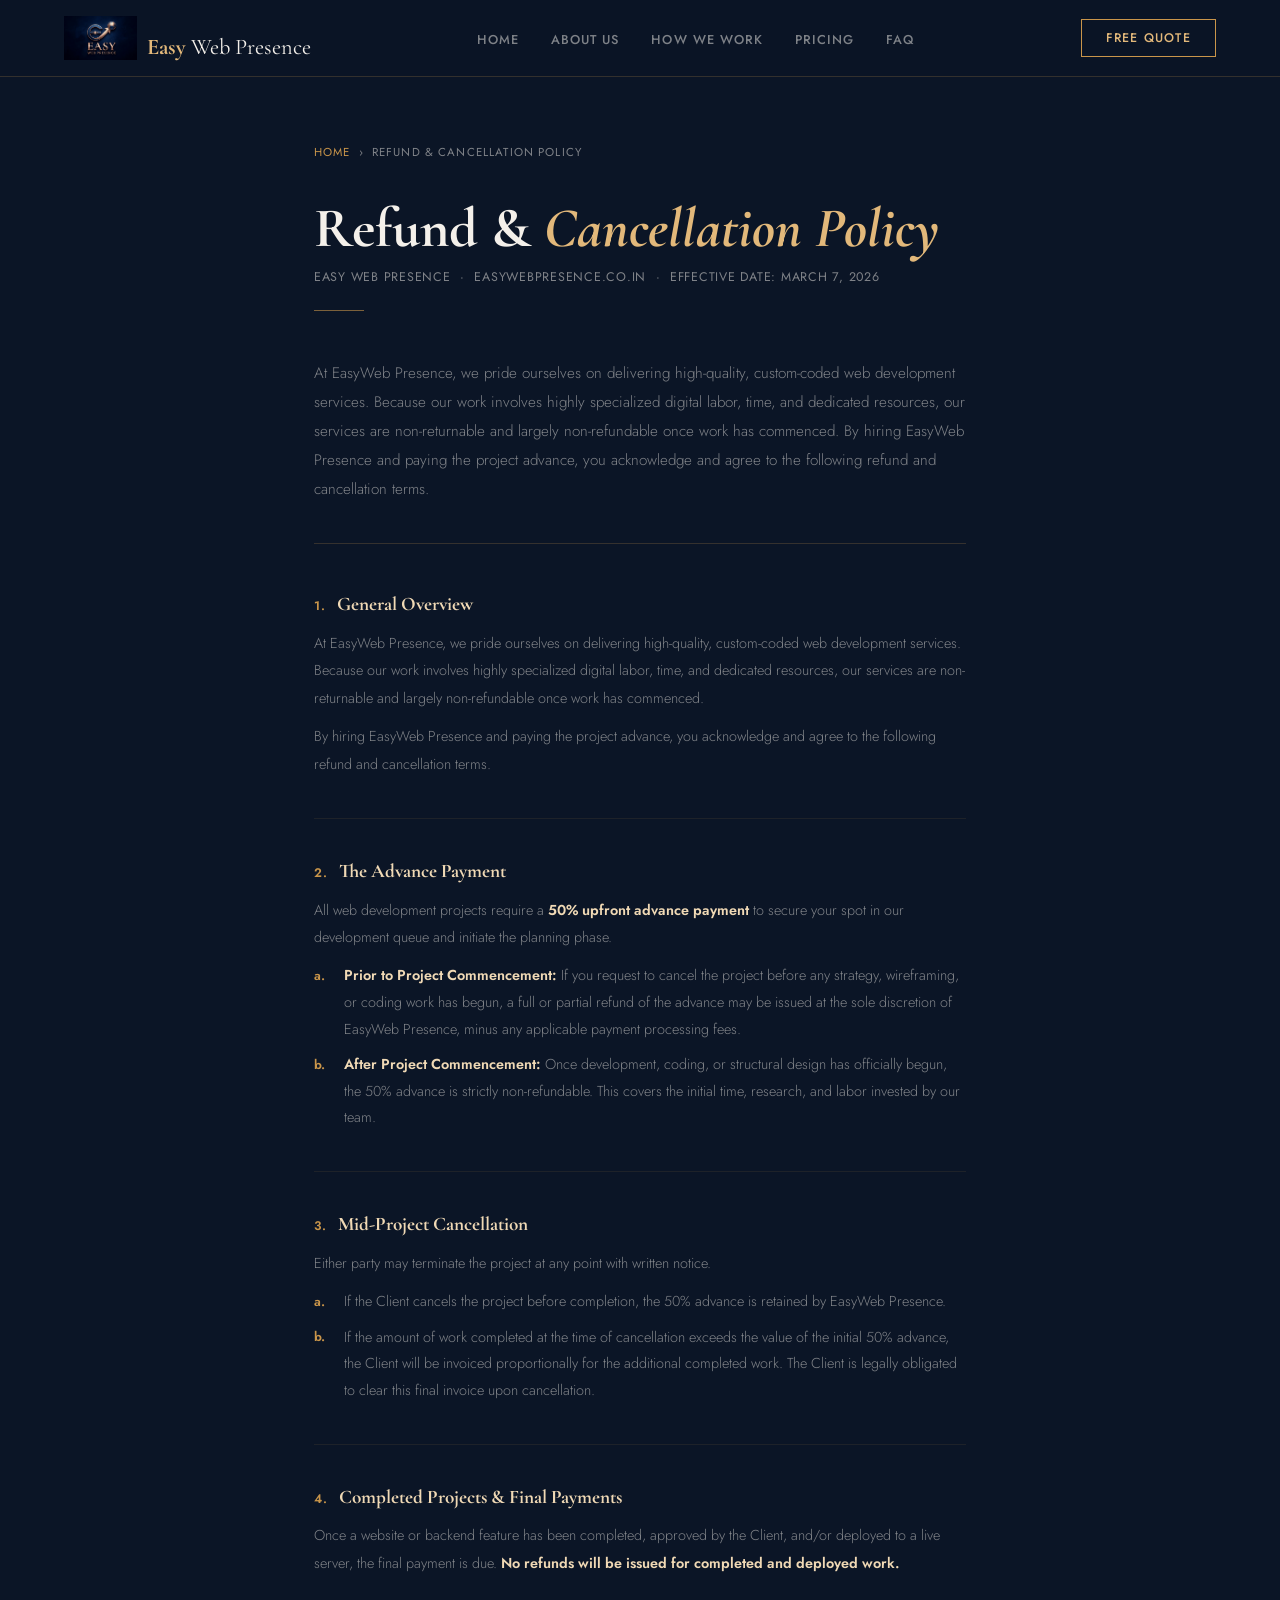
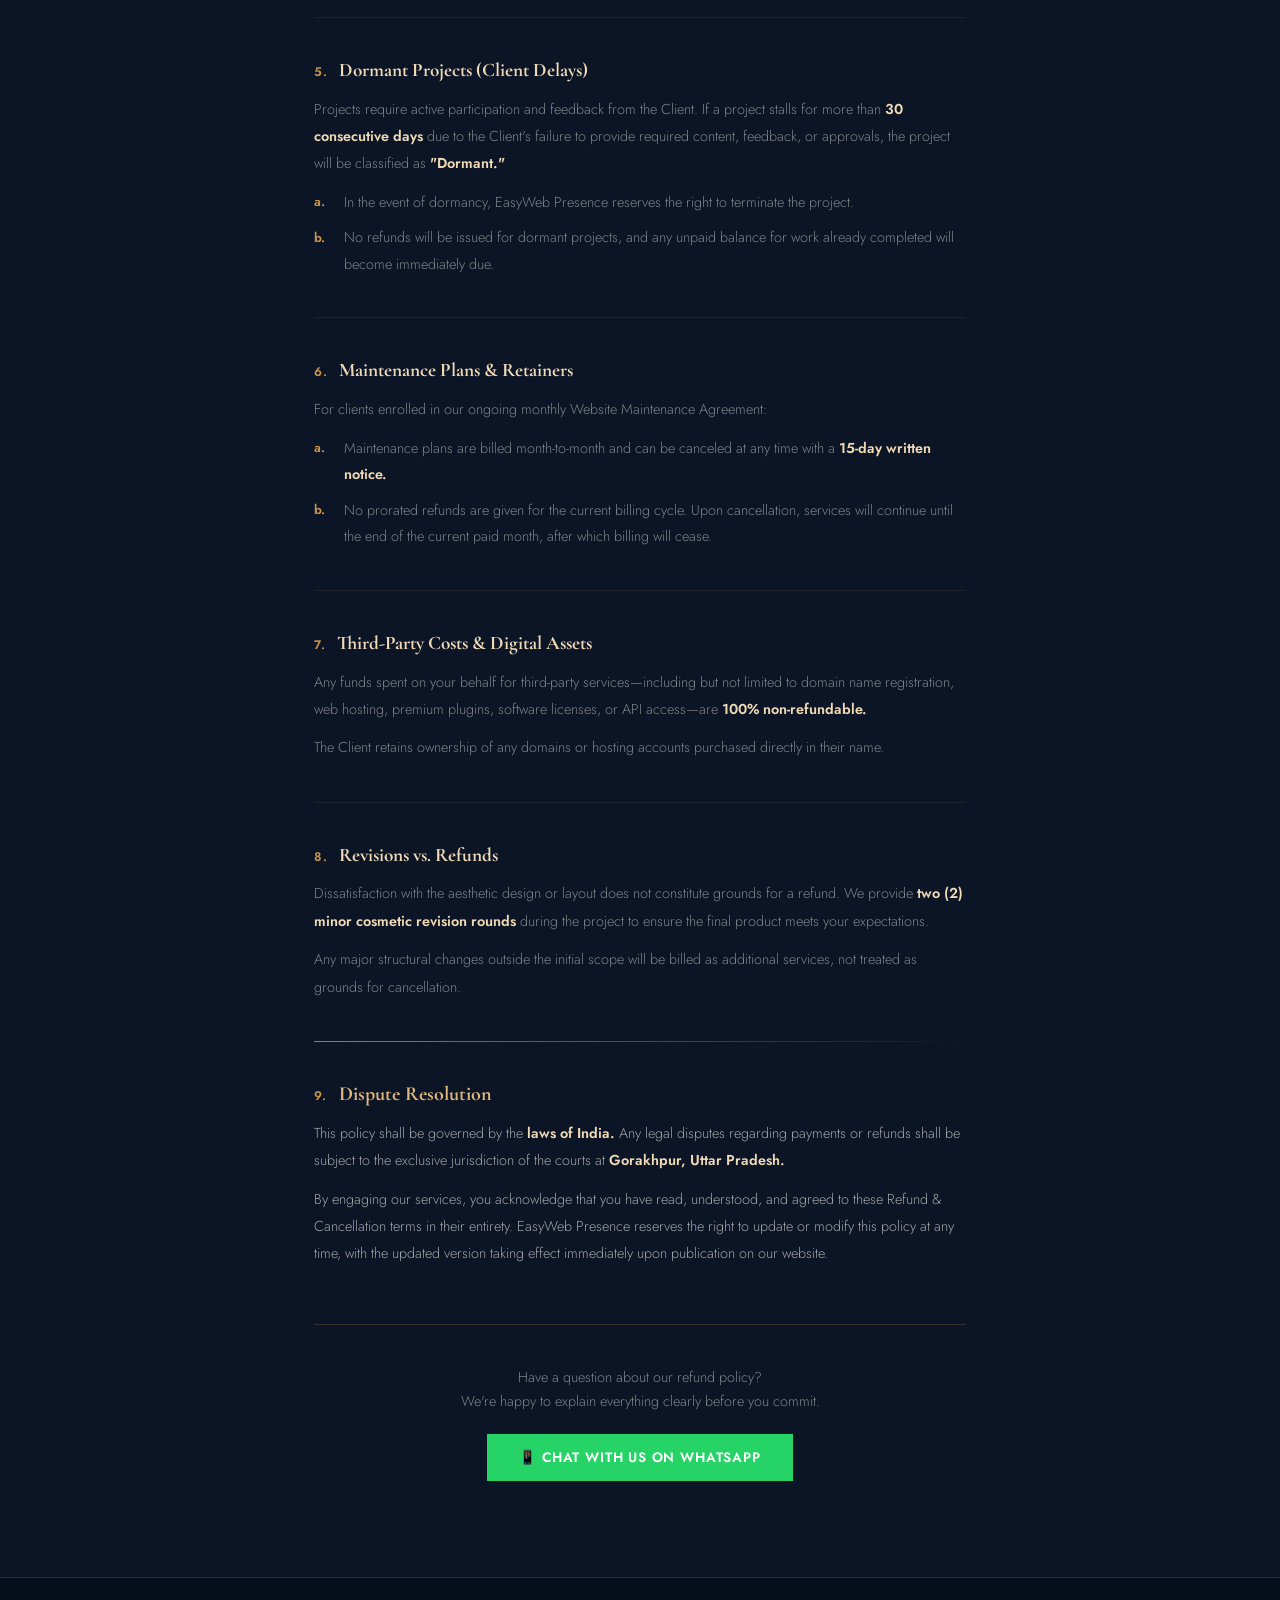
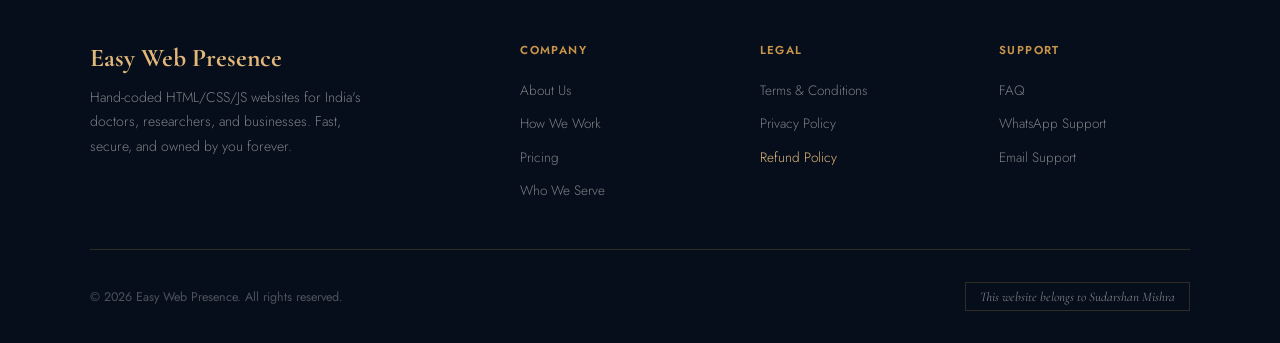
<file: Refund.html>
<!DOCTYPE html>
<html lang="en">
<head>
<meta charset="UTF-8"/>
<meta name="viewport" content="width=device-width, initial-scale=1.0"/>
<title>Refund & Cancellation Policy – Easy Web Presence</title>
<meta name="description" content="Refund & Cancellation Policy for Easy Web Presence — understand our terms for project cancellations, advances, and refunds."/>
<link rel="preconnect" href="https://fonts.googleapis.com"/>
<link rel="preconnect" href="https://fonts.gstatic.com" crossorigin/>
<link href="https://fonts.googleapis.com/css2?family=Cormorant+Garamond:ital,wght@0,400;0,500;0,600;0,700;1,400;1,600&family=Jost:wght@300;400;500;600&display=swap" rel="stylesheet"/>

<style>
:root {
  --navy:       #0b1526;
  --navy-mid:   #112040;
  --gold:       #c9954a;
  --gold-light: #e2b87a;
  --gold-pale:  #f0d9b5;
  --white:      #f4f0ea;
  --muted:      rgba(244,240,234,.5);
  --border:     rgba(201,149,74,.22);
}
*, *::before, *::after { box-sizing: border-box; margin: 0; padding: 0; }
html { scroll-behavior: smooth; }
body { font-family: 'Jost', sans-serif; background: var(--navy); color: var(--white); overflow-x: hidden; }
::-webkit-scrollbar { width: 5px; }
::-webkit-scrollbar-track { background: var(--navy); }
::-webkit-scrollbar-thumb { background: var(--gold); }

/* NAV */
nav {
  position: fixed; top: 0; left: 0; right: 0; z-index: 200;
  display: flex; align-items: center; justify-content: space-between;
  padding: 1rem 5vw;
  background: rgba(11,21,38,.9); backdrop-filter: blur(16px);
  border-bottom: 1px solid var(--border);
}
.nav-logo { display: flex; align-items: flex-end; gap: 10px; text-decoration: none; }
.nav-logo img { height: 44px; width: auto; }
.nav-logo-text { font-family: 'Cormorant Garamond', serif; font-size: 1.4rem; font-weight: 700; color: var(--gold-light); }
.nav-logo-text span { color: var(--white); font-weight: 400; }
.nav-links { display: flex; gap: 2rem; list-style: none; }
.nav-links a { font-size: .8rem; font-weight: 500; letter-spacing: .08em; text-transform: uppercase; color: var(--muted); text-decoration: none; transition: color .25s; }
.nav-links a:hover { color: var(--gold-light); }
.nav-cta { background: transparent; border: 1px solid var(--gold); color: var(--gold-light); padding: .55rem 1.5rem; font-family: 'Jost', sans-serif; font-size: .78rem; font-weight: 500; letter-spacing: .1em; text-transform: uppercase; cursor: pointer; text-decoration: none; transition: all .25s; }
.nav-cta:hover { background: var(--gold); color: var(--navy); }

/* HAMBURGER */
.hamburger { display: none; flex-direction: column; justify-content: center; align-items: center; gap: 5px; width: 40px; height: 40px; background: transparent; border: 1px solid var(--border); cursor: pointer; padding: 8px; z-index: 301; transition: border-color .25s; }
.hamburger:hover { border-color: var(--gold); }
.hamburger span { display: block; width: 22px; height: 2px; background: var(--gold-light); border-radius: 2px; transition: transform .35s cubic-bezier(.4,0,.2,1), opacity .25s, width .3s; transform-origin: center; }
.hamburger.open span:nth-child(1) { transform: translateY(7px) rotate(45deg); }
.hamburger.open span:nth-child(2) { opacity: 0; width: 0; }
.hamburger.open span:nth-child(3) { transform: translateY(-7px) rotate(-45deg); }

/* MOBILE DRAWER */
.mobile-menu { display: none; position: fixed; top: 0; left: 0; right: 0; bottom: 0; z-index: 299; pointer-events: none; }
.mobile-menu.open { pointer-events: all; }
.mobile-backdrop { position: absolute; inset: 0; background: rgba(6,10,20,.75); backdrop-filter: blur(4px); opacity: 0; transition: opacity .35s ease; }
.mobile-menu.open .mobile-backdrop { opacity: 1; }
.mobile-panel { position: absolute; top: 0; right: 0; width: min(320px, 85vw); height: 100%; background: #0b1a30; border-left: 1px solid var(--border); transform: translateX(100%); transition: transform .38s cubic-bezier(.4,0,.2,1); display: flex; flex-direction: column; overflow-y: auto; }
.mobile-menu.open .mobile-panel { transform: translateX(0); }
.mobile-panel-header { display: flex; align-items: center; justify-content: space-between; padding: 1.1rem 1.5rem; border-bottom: 1px solid var(--border); }
.mobile-panel-logo { font-family: 'Cormorant Garamond', serif; font-size: 1.2rem; font-weight: 700; color: var(--gold-light); }
.mobile-panel-logo span { color: var(--white); font-weight: 400; }
.mobile-close { background: transparent; border: 1px solid var(--border); color: var(--gold); font-size: 1.2rem; width: 34px; height: 34px; display: flex; align-items: center; justify-content: center; cursor: pointer; transition: all .2s; }
.mobile-close:hover { background: var(--gold); color: var(--navy); border-color: var(--gold); }
.mobile-nav-links { list-style: none; padding: 1.5rem 0; flex: 1; }
.mobile-nav-links li { border-bottom: 1px solid rgba(201,149,74,.1); }
.mobile-nav-links a { display: flex; align-items: center; gap: 1rem; padding: 1.1rem 1.5rem; font-family: 'Jost', sans-serif; font-size: .9rem; font-weight: 500; letter-spacing: .06em; text-transform: uppercase; color: var(--muted); text-decoration: none; transition: color .2s, background .2s, padding-left .2s; }
.mobile-nav-links a:hover { color: var(--gold-light); background: rgba(201,149,74,.06); padding-left: 2rem; }
.mobile-nav-links a .m-icon { font-size: 1.1rem; width: 28px; height: 28px; display: flex; align-items: center; justify-content: center; background: rgba(201,149,74,.08); border: 1px solid var(--border); }
.mobile-panel-cta { padding: 1.5rem; border-top: 1px solid var(--border); }
.mobile-panel-cta a { display: block; background: linear-gradient(135deg, var(--gold), var(--gold-light)); color: var(--navy); text-align: center; padding: .9rem; font-family: 'Jost', sans-serif; font-weight: 700; font-size: .85rem; letter-spacing: .08em; text-transform: uppercase; text-decoration: none; }
.mobile-panel-note { font-size: .72rem; color: var(--muted); text-align: center; margin-top: .75rem; }

/* PAGE */
.page-wrap { max-width: 780px; margin: 0 auto; padding: 9rem 5vw 6rem; }
.breadcrumb { display: flex; align-items: center; gap: .5rem; font-size: .72rem; letter-spacing: .1em; text-transform: uppercase; color: var(--muted); margin-bottom: 2.5rem; }
.breadcrumb a { color: var(--gold); text-decoration: none; }
.page-title { font-family: 'Cormorant Garamond', serif; font-size: clamp(2.2rem, 5vw, 3.5rem); font-weight: 700; line-height: 1.0; color: var(--white); margin-bottom: .75rem; }
.page-title span { color: var(--gold-light); font-style: italic; }
.page-meta { font-size: .78rem; color: var(--muted); letter-spacing: .06em; text-transform: uppercase; margin-bottom: 1.5rem; }
.page-rule { width: 50px; height: 1px; background: var(--gold); opacity: .6; margin-bottom: 3rem; }

.intro { font-size: .95rem; line-height: 1.9; color: var(--muted); font-weight: 300; margin-bottom: 3rem; padding-bottom: 2.5rem; border-bottom: 1px solid var(--border); }

/* Clause */
.clause { margin-bottom: 2.5rem; }
.clause-title { font-family: 'Cormorant Garamond', serif; font-size: 1.2rem; font-weight: 700; color: var(--gold-pale); margin-bottom: .85rem; }
.clause-title .num { color: var(--gold); font-size: .78rem; font-weight: 600; letter-spacing: .1em; text-transform: uppercase; margin-right: .4rem; font-family: 'Jost', sans-serif; }

/* Final clause — stronger visual weight */
.clause.legal .clause-title { color: var(--gold-light); font-size: 1.25rem; }
.clause.legal p.tc { color: rgba(244,240,234,.65); }

p.tc { font-size: .9rem; line-height: 1.9; color: var(--muted); font-weight: 300; margin-bottom: .7rem; }
p.tc:last-child { margin-bottom: 0; }
p.tc strong { color: var(--gold-pale); font-weight: 600; }

ol.tc-ol { list-style: none; padding: 0; margin-top: .5rem; display: flex; flex-direction: column; gap: .55rem; }
ol.tc-ol > li { font-size: .9rem; line-height: 1.85; color: var(--muted); font-weight: 300; display: flex; gap: .75rem; align-items: flex-start; }
ol.tc-ol > li strong { color: var(--gold-pale); font-weight: 600; }
.mk { color: var(--gold); font-weight: 600; font-size: .82rem; flex-shrink: 0; min-width: 18px; padding-top: .1rem; font-family: 'Jost', sans-serif; }

.divider { width: 100%; height: 1px; background: var(--border); opacity: .45; margin: 2.5rem 0; }

/* Final divider before legal clause — slightly more prominent */
.divider.strong { opacity: .8; background: linear-gradient(90deg, var(--gold), transparent); }

/* CTA */
.wa-cta { margin-top: 3.5rem; padding-top: 2.5rem; border-top: 1px solid var(--border); text-align: center; }
.wa-cta p { font-size: .9rem; color: var(--muted); font-weight: 300; margin-bottom: 1.25rem; line-height: 1.7; }
.btn-wa { display: inline-flex; align-items: center; gap: .6rem; background: #25D366; color: #fff; padding: .85rem 2rem; font-family: 'Jost', sans-serif; font-weight: 600; font-size: .85rem; letter-spacing: .06em; text-transform: uppercase; text-decoration: none; transition: all .25s; }
.btn-wa:hover { transform: translateY(-2px); box-shadow: 0 10px 28px rgba(37,211,102,.3); }

/* FOOTER */
footer { background: #060e1c; border-top: 1px solid var(--border); padding: 4rem 7vw 2rem; }
.footer-top { display: grid; grid-template-columns: 2fr 1fr 1fr 1fr; gap: 3rem; padding-bottom: 3rem; border-bottom: 1px solid var(--border); }
.footer-brand-name { font-family: 'Cormorant Garamond', serif; font-size: 1.6rem; font-weight: 700; color: var(--gold-light); margin-bottom: .75rem; }
.footer-brand-desc { font-size: .875rem; color: var(--muted); line-height: 1.75; font-weight: 300; max-width: 280px; }
.footer-col-title { font-size: .72rem; font-weight: 600; letter-spacing: .12em; text-transform: uppercase; color: var(--gold); margin-bottom: 1.25rem; }
.footer-col ul { list-style: none; display: flex; flex-direction: column; gap: .65rem; }
.footer-col ul a { font-size: .85rem; color: var(--muted); text-decoration: none; font-weight: 300; transition: color .2s; }
.footer-col ul a:hover { color: var(--gold-light); }
.footer-bottom { padding-top: 2rem; display: flex; justify-content: space-between; align-items: center; flex-wrap: wrap; gap: 1rem; }
.footer-copy { font-size: .78rem; color: rgba(244,240,234,.3); }
.footer-owner { font-size: .82rem; color: var(--muted); border: 1px solid var(--border); padding: .35rem .9rem; font-style: italic; font-family: 'Cormorant Garamond', serif; }

@media (max-width: 960px) {
  .nav-links { display: none; } .nav-cta { display: none; }
  .hamburger { display: flex; } .mobile-menu { display: block; }
  .footer-top { grid-template-columns: 1fr 1fr; }
}
@media (max-width: 600px) {
  .page-wrap { padding: 8rem 5vw 5rem; }
  .footer-top { grid-template-columns: 1fr; }
  .footer-bottom { flex-direction: column; text-align: center; }
}
</style>
</head>
<body>

<!-- NAV -->
<nav>
  <a href="index.html" class="nav-logo">
    <img src="Logo.jpg" alt="Easy Web Presence"/>
    <span class="nav-logo-text">Easy<span> Web Presence</span></span>
  </a>
  <ul class="nav-links">
    <li><a href="index.html">Home</a></li>
    <li><a href="About.html">About Us</a></li>
    <li><a href="how-we-work.html">How We Work</a></li>
    <li><a href="index.html#pricing">Pricing</a></li>
    <li><a href="index.html#faq">FAQ</a></li>
  </ul>
  <a href="https://wa.me/916388175966?text=Hi%2C%20I%20want%20to%20enquire%20about%20a%20website" target="_blank" class="nav-cta">Free Quote</a>
  <button class="hamburger" id="hamburgerBtn" aria-label="Open menu" aria-expanded="false">
    <span></span><span></span><span></span>
  </button>
</nav>

<!-- MOBILE DRAWER -->
<div class="mobile-menu" id="mobileMenu">
  <div class="mobile-backdrop" id="mobileBackdrop"></div>
  <div class="mobile-panel">
    <div class="mobile-panel-header">
      <div class="mobile-panel-logo">Easy<span> Web Presence</span></div>
      <button class="mobile-close" id="mobileClose">✕</button>
    </div>
    <ul class="mobile-nav-links">
      <li><a href="index.html" class="mobile-link"><span class="m-icon">🏠</span> Home</a></li>
      <li><a href="About.html" class="mobile-link"><span class="m-icon">👤</span> About Us</a></li>
      <li><a href="how-we-work.html" class="mobile-link"><span class="m-icon">⚙️</span> How We Work</a></li>
      <li><a href="index.html#pricing" class="mobile-link"><span class="m-icon">₹</span> Pricing</a></li>
      <li><a href="index.html#faq" class="mobile-link"><span class="m-icon">❓</span> FAQ</a></li>
    </ul>
    <div class="mobile-panel-cta">
      <a href="https://wa.me/916388175966?text=Hi%2C%20I%20want%20to%20enquire%20about%20a%20website" target="_blank">📱 Get a Free Quote on WhatsApp</a>
      <p class="mobile-panel-note">We reply ASAP</p>
    </div>
  </div>
</div>

<!-- CONTENT -->
<div class="page-wrap">

  <div class="breadcrumb">
    <a href="index.html">Home</a>
    <span>›</span>
    <span>Refund & Cancellation Policy</span>
  </div>

  <h1 class="page-title">Refund & <span>Cancellation Policy</span></h1>
  <p class="page-meta">Easy Web Presence &nbsp;·&nbsp; easywebpresence.co.in &nbsp;·&nbsp; Effective Date: March 7, 2026</p>
  <div class="page-rule"></div>

  <p class="intro">
    At EasyWeb Presence, we pride ourselves on delivering high-quality, custom-coded web development services. Because our work involves highly specialized digital labor, time, and dedicated resources, our services are non-returnable and largely non-refundable once work has commenced. By hiring EasyWeb Presence and paying the project advance, you acknowledge and agree to the following refund and cancellation terms.
  </p>

  <!-- 1 -->
  <div class="clause">
    <div class="clause-title"><span class="num">1.</span> General Overview</div>
    <p class="tc">At EasyWeb Presence, we pride ourselves on delivering high-quality, custom-coded web development services. Because our work involves highly specialized digital labor, time, and dedicated resources, our services are non-returnable and largely non-refundable once work has commenced.</p>
    <p class="tc">By hiring EasyWeb Presence and paying the project advance, you acknowledge and agree to the following refund and cancellation terms.</p>
  </div>
  <div class="divider"></div>

  <!-- 2 -->
  <div class="clause">
    <div class="clause-title"><span class="num">2.</span> The Advance Payment</div>
    <p class="tc">All web development projects require a <strong>50% upfront advance payment</strong> to secure your spot in our development queue and initiate the planning phase.</p>
    <ol class="tc-ol">
      <li><span class="mk">a.</span><span><strong>Prior to Project Commencement:</strong> If you request to cancel the project before any strategy, wireframing, or coding work has begun, a full or partial refund of the advance may be issued at the sole discretion of EasyWeb Presence, minus any applicable payment processing fees.</span></li>
      <li><span class="mk">b.</span><span><strong>After Project Commencement:</strong> Once development, coding, or structural design has officially begun, the 50% advance is strictly non-refundable. This covers the initial time, research, and labor invested by our team.</span></li>
    </ol>
  </div>
  <div class="divider"></div>

  <!-- 3 -->
  <div class="clause">
    <div class="clause-title"><span class="num">3.</span> Mid-Project Cancellation</div>
    <p class="tc">Either party may terminate the project at any point with written notice.</p>
    <ol class="tc-ol">
      <li><span class="mk">a.</span><span>If the Client cancels the project before completion, the 50% advance is retained by EasyWeb Presence.</span></li>
      <li><span class="mk">b.</span><span>If the amount of work completed at the time of cancellation exceeds the value of the initial 50% advance, the Client will be invoiced proportionally for the additional completed work. The Client is legally obligated to clear this final invoice upon cancellation.</span></li>
    </ol>
  </div>
  <div class="divider"></div>

  <!-- 4 -->
  <div class="clause">
    <div class="clause-title"><span class="num">4.</span> Completed Projects & Final Payments</div>
    <p class="tc">Once a website or backend feature has been completed, approved by the Client, and/or deployed to a live server, the final payment is due. <strong>No refunds will be issued for completed and deployed work.</strong></p>
  </div>
  <div class="divider"></div>

  <!-- 5 -->
  <div class="clause">
    <div class="clause-title"><span class="num">5.</span> Dormant Projects (Client Delays)</div>
    <p class="tc">Projects require active participation and feedback from the Client. If a project stalls for more than <strong>30 consecutive days</strong> due to the Client's failure to provide required content, feedback, or approvals, the project will be classified as <strong>"Dormant."</strong></p>
    <ol class="tc-ol">
      <li><span class="mk">a.</span><span>In the event of dormancy, EasyWeb Presence reserves the right to terminate the project.</span></li>
      <li><span class="mk">b.</span><span>No refunds will be issued for dormant projects, and any unpaid balance for work already completed will become immediately due.</span></li>
    </ol>
  </div>
  <div class="divider"></div>

  <!-- 6 -->
  <div class="clause">
    <div class="clause-title"><span class="num">6.</span> Maintenance Plans & Retainers</div>
    <p class="tc">For clients enrolled in our ongoing monthly Website Maintenance Agreement:</p>
    <ol class="tc-ol">
      <li><span class="mk">a.</span><span>Maintenance plans are billed month-to-month and can be canceled at any time with a <strong>15-day written notice.</strong></span></li>
      <li><span class="mk">b.</span><span>No prorated refunds are given for the current billing cycle. Upon cancellation, services will continue until the end of the current paid month, after which billing will cease.</span></li>
    </ol>
  </div>
  <div class="divider"></div>

  <!-- 7 -->
  <div class="clause">
    <div class="clause-title"><span class="num">7.</span> Third-Party Costs & Digital Assets</div>
    <p class="tc">Any funds spent on your behalf for third-party services—including but not limited to domain name registration, web hosting, premium plugins, software licenses, or API access—are <strong>100% non-refundable.</strong></p>
    <p class="tc">The Client retains ownership of any domains or hosting accounts purchased directly in their name.</p>
  </div>
  <div class="divider"></div>

  <!-- 8 -->
  <div class="clause">
    <div class="clause-title"><span class="num">8.</span> Revisions vs. Refunds</div>
    <p class="tc">Dissatisfaction with the aesthetic design or layout does not constitute grounds for a refund. We provide <strong>two (2) minor cosmetic revision rounds</strong> during the project to ensure the final product meets your expectations.</p>
    <p class="tc">Any major structural changes outside the initial scope will be billed as additional services, not treated as grounds for cancellation.</p>
  </div>

  <!-- Strong divider before legal clause -->
  <div class="divider strong"></div>

  <!-- 9 — Dispute Resolution (legal clause) -->
  <div class="clause legal">
    <div class="clause-title"><span class="num">9.</span> Dispute Resolution</div>
    <p class="tc">
      This policy shall be governed by the <strong>laws of India.</strong> Any legal disputes regarding payments or refunds shall be subject to the exclusive jurisdiction of the courts at <strong>Gorakhpur, Uttar Pradesh.</strong>
    </p>
    <p class="tc">
      By engaging our services, you acknowledge that you have read, understood, and agreed to these Refund & Cancellation terms in their entirety. EasyWeb Presence reserves the right to update or modify this policy at any time, with the updated version taking effect immediately upon publication on our website.
    </p>
  </div>

  <!-- WhatsApp CTA -->
  <div class="wa-cta">
    <p>Have a question about our refund policy?<br>We're happy to explain everything clearly before you commit.</p>
    <a href="https://wa.me/916388175966?text=Hi%2C%20I%20have%20a%20question%20about%20your%20Refund%20Policy" target="_blank" class="btn-wa">
      📱 Chat With Us on WhatsApp
    </a>
  </div>

</div>

<!-- FOOTER -->
<footer>
  <div class="footer-top">
    <div>
      <div class="footer-brand-name">Easy Web Presence</div>
      <p class="footer-brand-desc">Hand-coded HTML/CSS/JS websites for India's doctors, researchers, and businesses. Fast, secure, and owned by you forever.</p>
    </div>
    <div class="footer-col">
      <div class="footer-col-title">Company</div>
      <ul>
        <li><a href="About.html">About Us</a></li>
        <li><a href="how-we-work.html">How We Work</a></li>
        <li><a href="index.html#pricing">Pricing</a></li>
        <li><a href="index.html#clients">Who We Serve</a></li>
      </ul>
    </div>
    <div class="footer-col">
      <div class="footer-col-title">Legal</div>
      <ul>
        
        <li><a href="terms.html">Terms &amp; Conditions</a></li>
        <li><a href="privacy.html">Privacy Policy</a></li>
        <li><a href="Refund.html" style="color:var(--gold-light)">Refund Policy</a></li>
      </ul>
    </div>
    <div class="footer-col">
      <div class="footer-col-title">Support</div>
      <ul>
        <li><a href="index.html#faq">FAQ</a></li>
        <li><a href="https://wa.me/916388175966" target="_blank">WhatsApp Support</a></li>
        <li><a href="mailto:contact@easywebpresence.co.in">Email Support</a></li>
      </ul>
    </div>
  </div>
  <div class="footer-bottom">
    <div class="footer-copy">&copy; 2026 Easy Web Presence. All rights reserved.</div>
    <div class="footer-owner">This website belongs to Sudarshan Mishra</div>
  </div>
</footer>

<script>
const hamburgerBtn   = document.getElementById('hamburgerBtn');
const mobileMenu     = document.getElementById('mobileMenu');
const mobileClose    = document.getElementById('mobileClose');
const mobileBackdrop = document.getElementById('mobileBackdrop');
function openMenu() { mobileMenu.classList.add('open'); hamburgerBtn.classList.add('open'); document.body.style.overflow = 'hidden'; }
function closeMenu() { mobileMenu.classList.remove('open'); hamburgerBtn.classList.remove('open'); document.body.style.overflow = ''; }
hamburgerBtn.addEventListener('click', openMenu);
mobileClose.addEventListener('click', closeMenu);
mobileBackdrop.addEventListener('click', closeMenu);
document.querySelectorAll('.mobile-link').forEach(l => l.addEventListener('click', closeMenu));
document.addEventListener('keydown', e => { if (e.key === 'Escape') closeMenu(); });
</script>
</body>
</html>
</file>
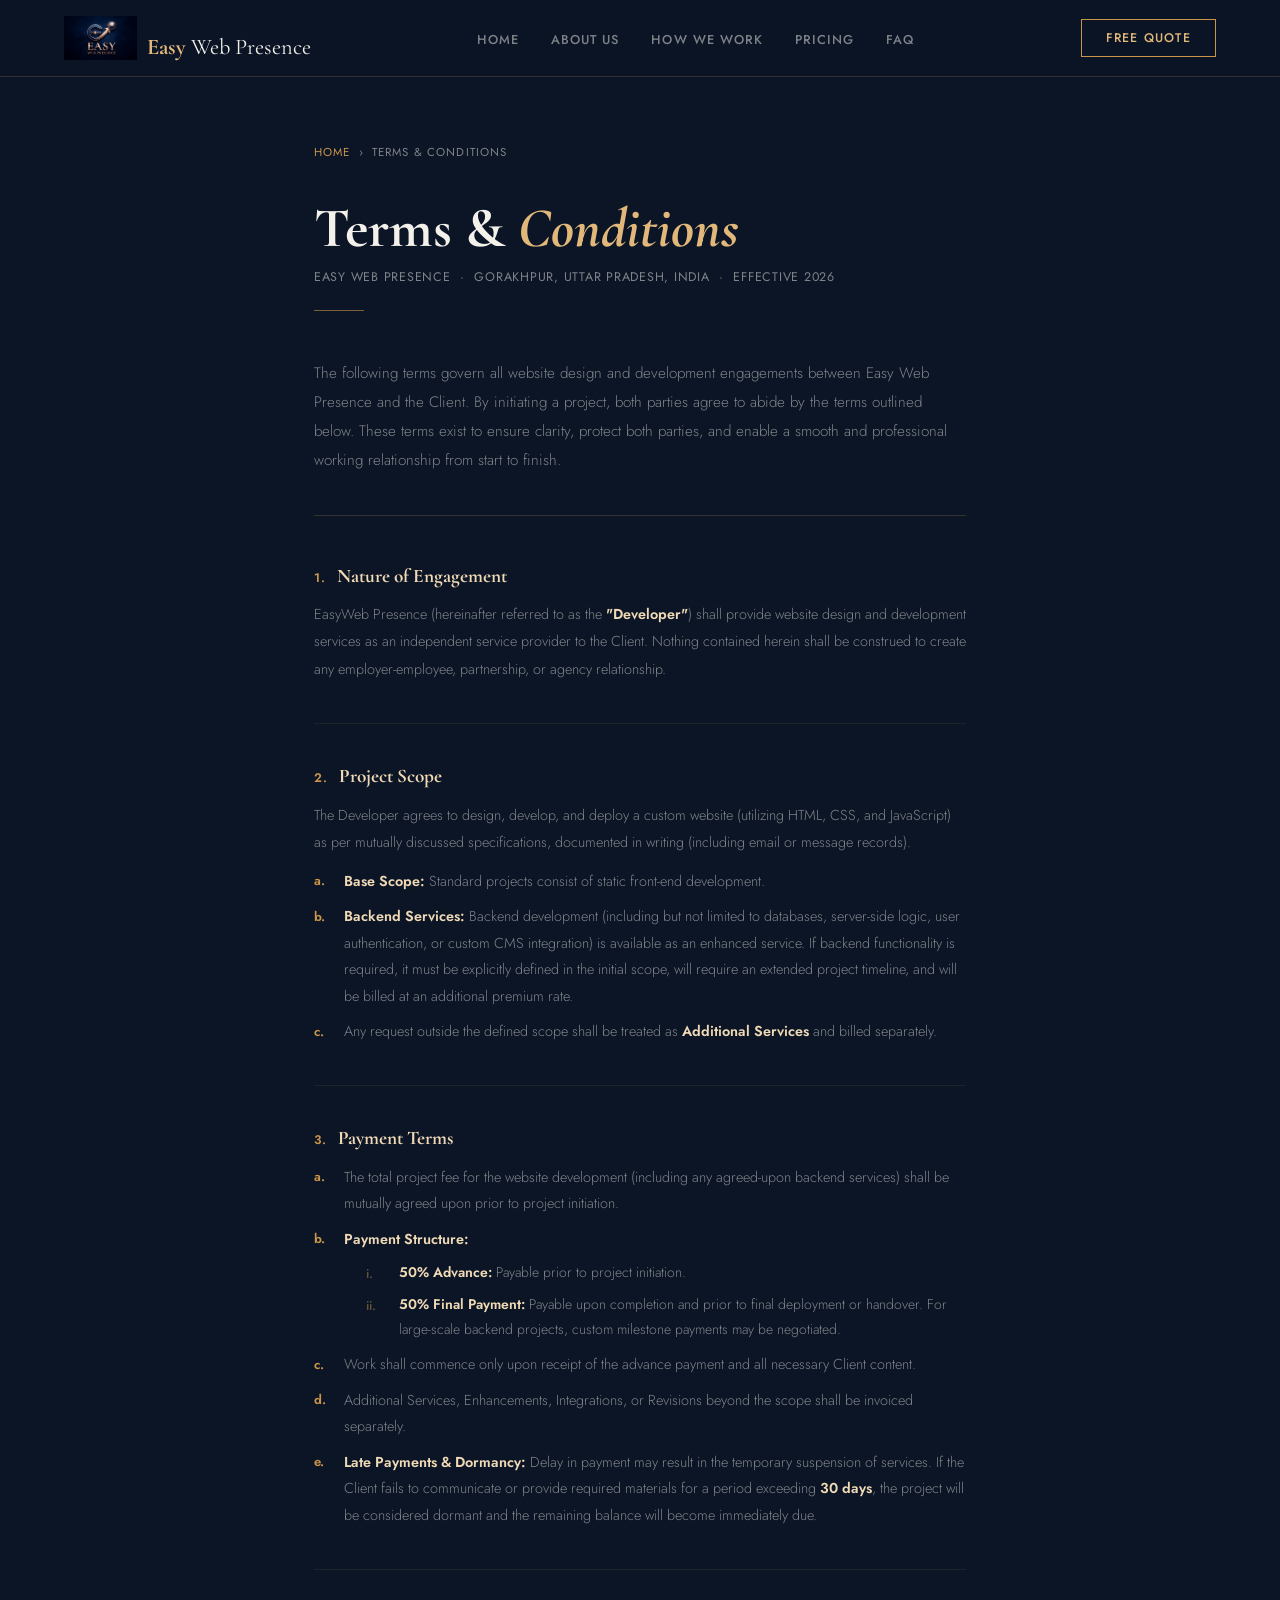
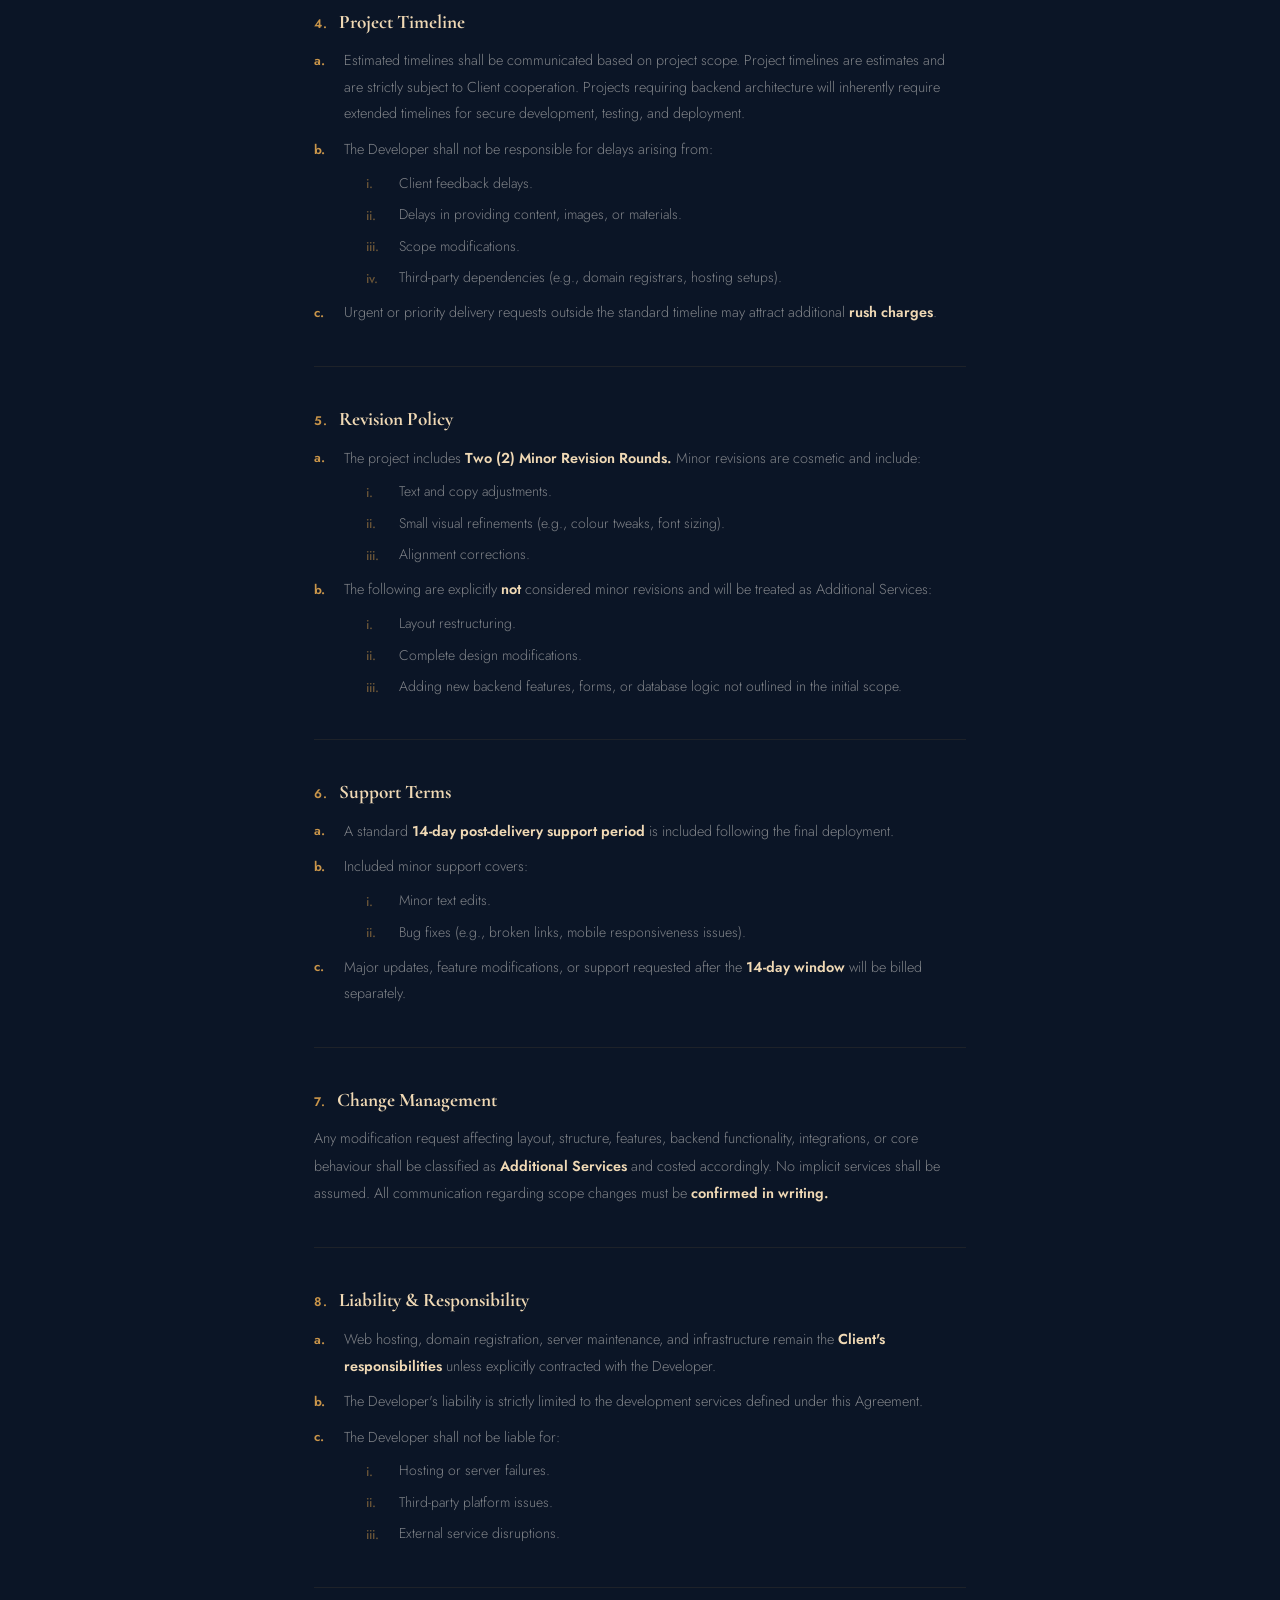
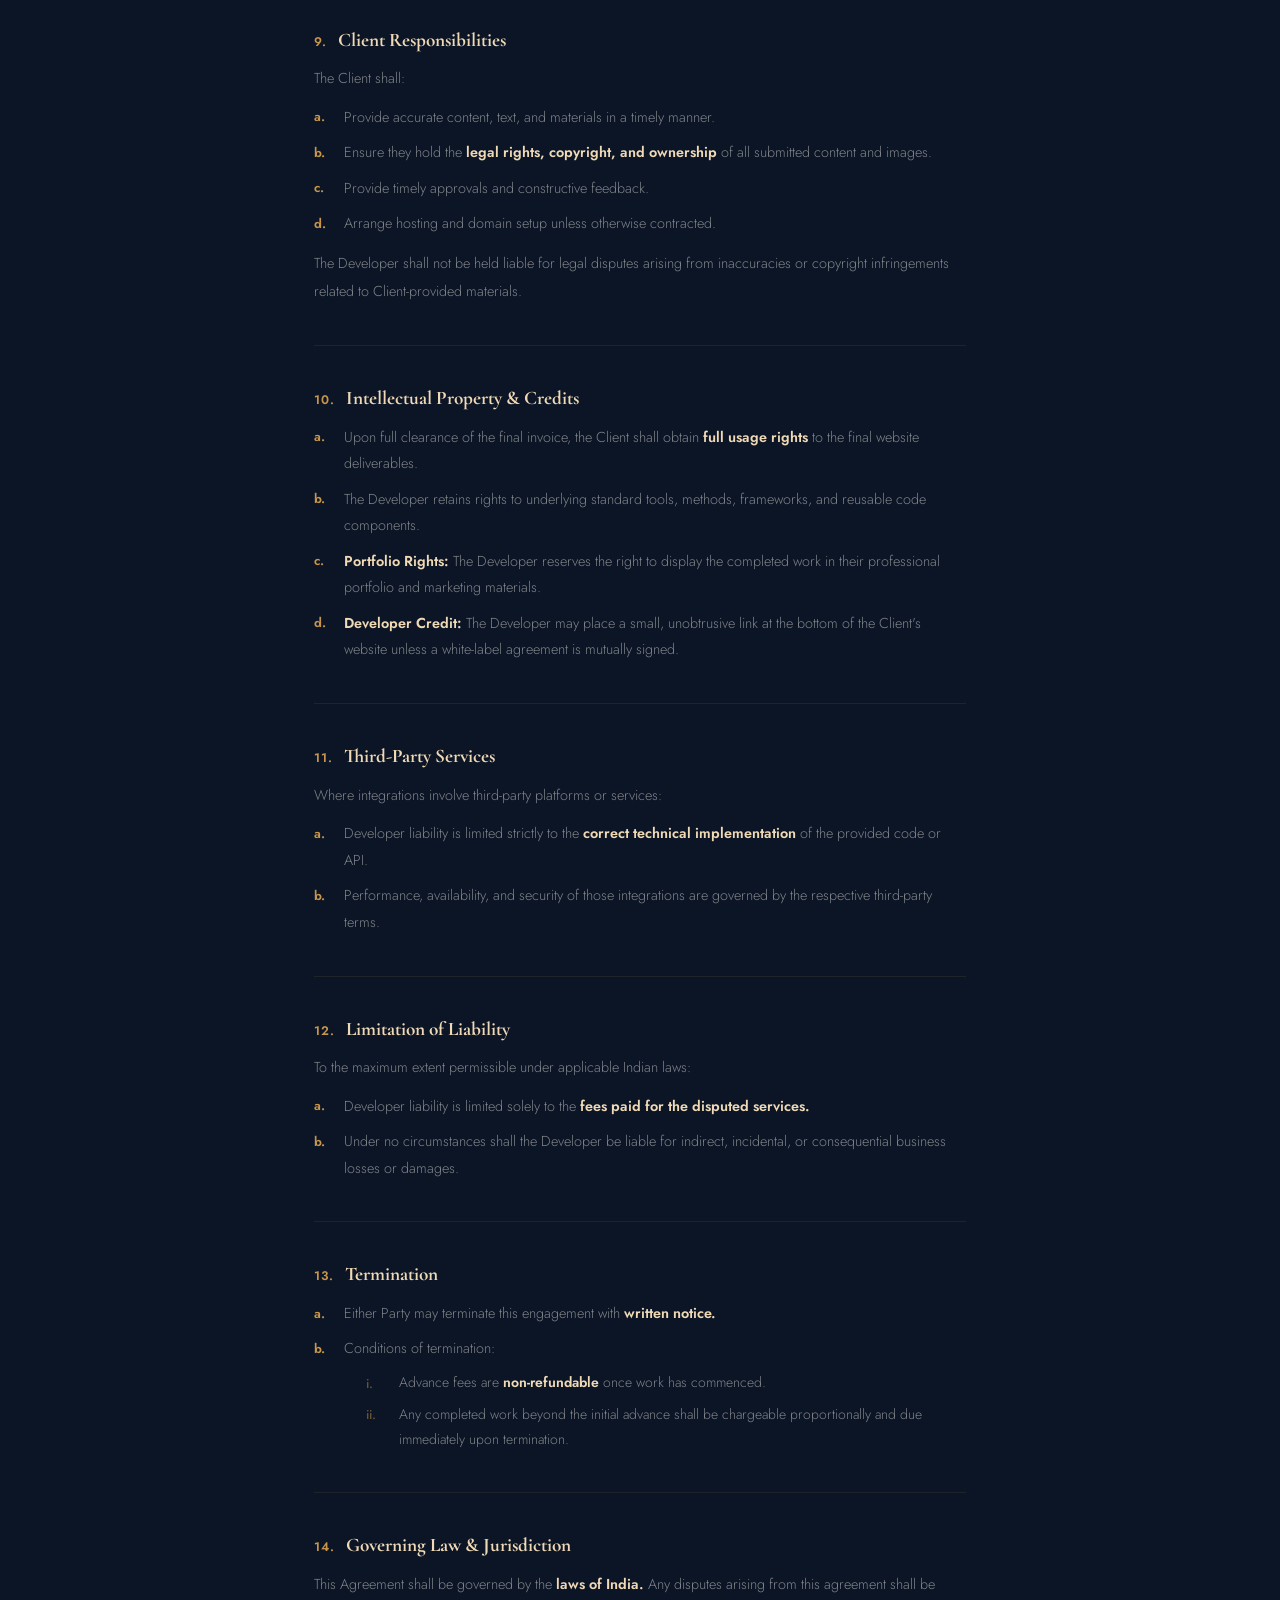
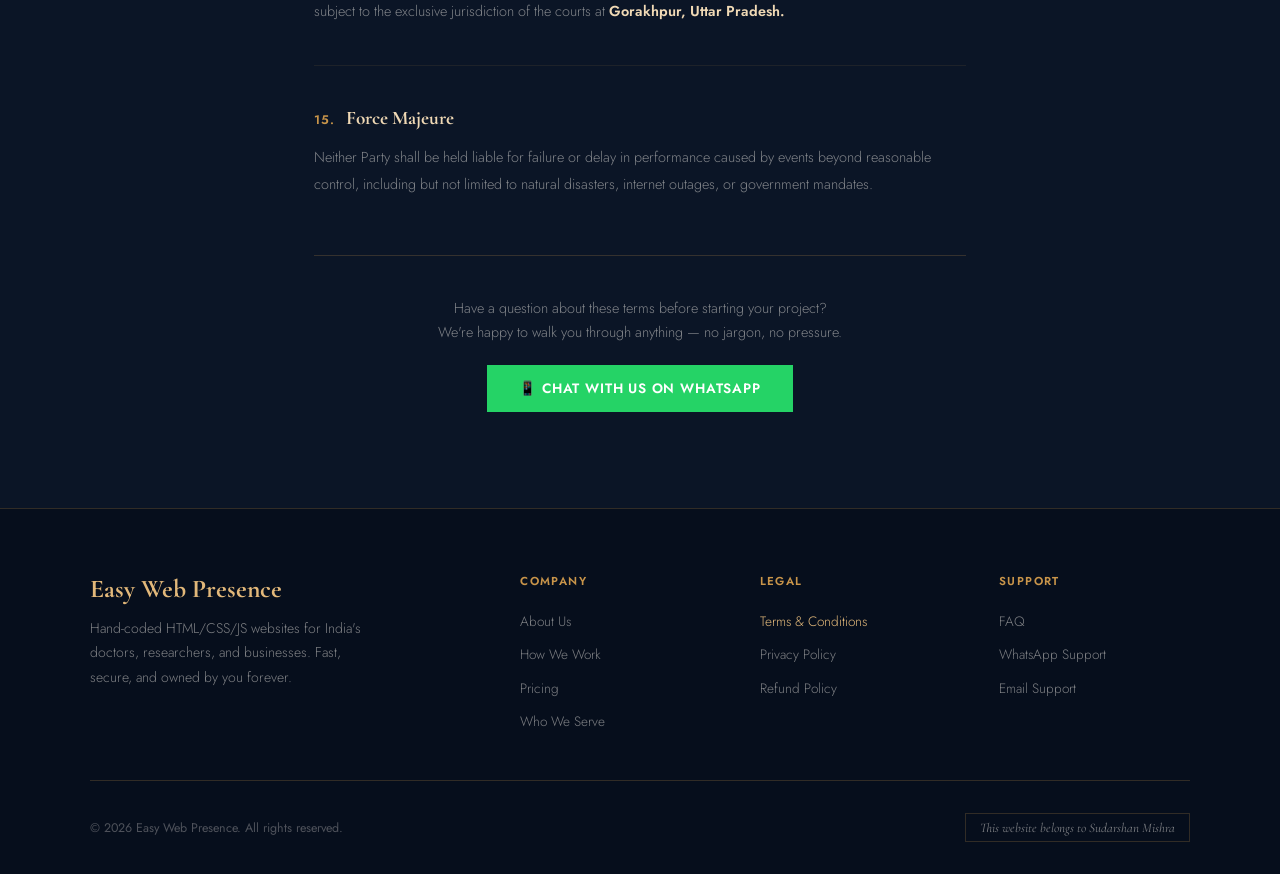
<file: terms.html>
<!DOCTYPE html>
<html lang="en">
<head>
<meta charset="UTF-8"/>
<meta name="viewport" content="width=device-width, initial-scale=1.0"/>
<title>Terms & Conditions – Easy Web Presence</title>
<meta name="description" content="Standard project terms and workflow structure for Easy Web Presence web development services."/>
<link rel="preconnect" href="https://fonts.googleapis.com"/>
<link rel="preconnect" href="https://fonts.gstatic.com" crossorigin/>
<link href="https://fonts.googleapis.com/css2?family=Cormorant+Garamond:ital,wght@0,400;0,500;0,600;0,700;1,400;1,600&family=Jost:wght@300;400;500;600&display=swap" rel="stylesheet"/>

<style>
:root {
  --navy:       #0b1526;
  --navy-mid:   #112040;
  --gold:       #c9954a;
  --gold-light: #e2b87a;
  --gold-pale:  #f0d9b5;
  --white:      #f4f0ea;
  --muted:      rgba(244,240,234,.5);
  --border:     rgba(201,149,74,.22);
}
*, *::before, *::after { box-sizing: border-box; margin: 0; padding: 0; }
html { scroll-behavior: smooth; }
body { font-family: 'Jost', sans-serif; background: var(--navy); color: var(--white); overflow-x: hidden; }
::-webkit-scrollbar { width: 5px; }
::-webkit-scrollbar-track { background: var(--navy); }
::-webkit-scrollbar-thumb { background: var(--gold); }

/* NAV */
nav {
  position: fixed; top: 0; left: 0; right: 0; z-index: 200;
  display: flex; align-items: center; justify-content: space-between;
  padding: 1rem 5vw;
  background: rgba(11,21,38,.9); backdrop-filter: blur(16px);
  border-bottom: 1px solid var(--border);
}
.nav-logo { display: flex; align-items: flex-end; gap: 10px; text-decoration: none; }
.nav-logo img { height: 44px; width: auto; }
.nav-logo-text { font-family: 'Cormorant Garamond', serif; font-size: 1.4rem; font-weight: 700; color: var(--gold-light); }
.nav-logo-text span { color: var(--white); font-weight: 400; }
.nav-links { display: flex; gap: 2rem; list-style: none; }
.nav-links a { font-size: .8rem; font-weight: 500; letter-spacing: .08em; text-transform: uppercase; color: var(--muted); text-decoration: none; transition: color .25s; }
.nav-links a:hover { color: var(--gold-light); }
.nav-cta { background: transparent; border: 1px solid var(--gold); color: var(--gold-light); padding: .55rem 1.5rem; font-family: 'Jost', sans-serif; font-size: .78rem; font-weight: 500; letter-spacing: .1em; text-transform: uppercase; cursor: pointer; text-decoration: none; transition: all .25s; }
.nav-cta:hover { background: var(--gold); color: var(--navy); }

/* HAMBURGER */
.hamburger { display: none; flex-direction: column; justify-content: center; align-items: center; gap: 5px; width: 40px; height: 40px; background: transparent; border: 1px solid var(--border); cursor: pointer; padding: 8px; z-index: 301; transition: border-color .25s; }
.hamburger:hover { border-color: var(--gold); }
.hamburger span { display: block; width: 22px; height: 2px; background: var(--gold-light); border-radius: 2px; transition: transform .35s cubic-bezier(.4,0,.2,1), opacity .25s, width .3s; transform-origin: center; }
.hamburger.open span:nth-child(1) { transform: translateY(7px) rotate(45deg); }
.hamburger.open span:nth-child(2) { opacity: 0; width: 0; }
.hamburger.open span:nth-child(3) { transform: translateY(-7px) rotate(-45deg); }

/* MOBILE DRAWER */
.mobile-menu { display: none; position: fixed; top: 0; left: 0; right: 0; bottom: 0; z-index: 299; pointer-events: none; }
.mobile-menu.open { pointer-events: all; }
.mobile-backdrop { position: absolute; inset: 0; background: rgba(6,10,20,.75); backdrop-filter: blur(4px); opacity: 0; transition: opacity .35s ease; }
.mobile-menu.open .mobile-backdrop { opacity: 1; }
.mobile-panel { position: absolute; top: 0; right: 0; width: min(320px, 85vw); height: 100%; background: #0b1a30; border-left: 1px solid var(--border); transform: translateX(100%); transition: transform .38s cubic-bezier(.4,0,.2,1); display: flex; flex-direction: column; overflow-y: auto; }
.mobile-menu.open .mobile-panel { transform: translateX(0); }
.mobile-panel-header { display: flex; align-items: center; justify-content: space-between; padding: 1.1rem 1.5rem; border-bottom: 1px solid var(--border); }
.mobile-panel-logo { font-family: 'Cormorant Garamond', serif; font-size: 1.2rem; font-weight: 700; color: var(--gold-light); }
.mobile-panel-logo span { color: var(--white); font-weight: 400; }
.mobile-close { background: transparent; border: 1px solid var(--border); color: var(--gold); font-size: 1.2rem; width: 34px; height: 34px; display: flex; align-items: center; justify-content: center; cursor: pointer; transition: all .2s; }
.mobile-close:hover { background: var(--gold); color: var(--navy); border-color: var(--gold); }
.mobile-nav-links { list-style: none; padding: 1.5rem 0; flex: 1; }
.mobile-nav-links li { border-bottom: 1px solid rgba(201,149,74,.1); }
.mobile-nav-links a { display: flex; align-items: center; gap: 1rem; padding: 1.1rem 1.5rem; font-family: 'Jost', sans-serif; font-size: .9rem; font-weight: 500; letter-spacing: .06em; text-transform: uppercase; color: var(--muted); text-decoration: none; transition: color .2s, background .2s, padding-left .2s; }
.mobile-nav-links a:hover { color: var(--gold-light); background: rgba(201,149,74,.06); padding-left: 2rem; }
.mobile-nav-links a .m-icon { font-size: 1.1rem; width: 28px; height: 28px; display: flex; align-items: center; justify-content: center; background: rgba(201,149,74,.08); border: 1px solid var(--border); }
.mobile-panel-cta { padding: 1.5rem; border-top: 1px solid var(--border); }
.mobile-panel-cta a { display: block; background: linear-gradient(135deg, var(--gold), var(--gold-light)); color: var(--navy); text-align: center; padding: .9rem; font-family: 'Jost', sans-serif; font-weight: 700; font-size: .85rem; letter-spacing: .08em; text-transform: uppercase; text-decoration: none; }
.mobile-panel-note { font-size: .72rem; color: var(--muted); text-align: center; margin-top: .75rem; }

/* PAGE */
.page-wrap {
  max-width: 780px;
  margin: 0 auto;
  padding: 9rem 5vw 6rem;
}
.breadcrumb { display: flex; align-items: center; gap: .5rem; font-size: .72rem; letter-spacing: .1em; text-transform: uppercase; color: var(--muted); margin-bottom: 2.5rem; }
.breadcrumb a { color: var(--gold); text-decoration: none; }
.page-title { font-family: 'Cormorant Garamond', serif; font-size: clamp(2.2rem, 5vw, 3.5rem); font-weight: 700; line-height: 1.0; color: var(--white); margin-bottom: .75rem; }
.page-title span { color: var(--gold-light); font-style: italic; }
.page-meta { font-size: .78rem; color: var(--muted); letter-spacing: .06em; text-transform: uppercase; margin-bottom: 1.5rem; }
.page-rule { width: 50px; height: 1px; background: var(--gold); opacity: .6; margin-bottom: 3rem; }

.intro { font-size: .95rem; line-height: 1.9; color: var(--muted); font-weight: 300; margin-bottom: 3rem; padding-bottom: 2.5rem; border-bottom: 1px solid var(--border); }

/* Clause */
.clause { margin-bottom: 2.5rem; }
.clause-title { font-family: 'Cormorant Garamond', serif; font-size: 1.2rem; font-weight: 700; color: var(--gold-pale); margin-bottom: .85rem; }
.clause-title .num { color: var(--gold); font-size: .78rem; font-weight: 600; letter-spacing: .1em; text-transform: uppercase; margin-right: .4rem; font-family: 'Jost', sans-serif; }
p.tc { font-size: .9rem; line-height: 1.9; color: var(--muted); font-weight: 300; margin-bottom: .7rem; }
p.tc:last-child { margin-bottom: 0; }
p.tc strong { color: var(--gold-pale); font-weight: 600; }

/* Lists */
ol.tc-ol { list-style: none; padding: 0; margin-top: .5rem; display: flex; flex-direction: column; gap: .55rem; }
ol.tc-ol > li { font-size: .9rem; line-height: 1.85; color: var(--muted); font-weight: 300; display: flex; gap: .75rem; align-items: flex-start; }
ol.tc-ol > li strong { color: var(--gold-pale); font-weight: 600; }
.mk { color: var(--gold); font-weight: 600; font-size: .82rem; flex-shrink: 0; min-width: 18px; padding-top: .1rem; font-family: 'Jost', sans-serif; }

/* Nested */
ol.tc-sub { list-style: none; padding-left: 1.4rem; margin-top: .5rem; display: flex; flex-direction: column; gap: .4rem; }
ol.tc-sub li { font-size: .875rem; line-height: 1.8; color: var(--muted); font-weight: 300; display: flex; gap: .65rem; align-items: flex-start; }
ol.tc-sub li strong { color: var(--gold-pale); font-weight: 600; }
.mk-sub { color: rgba(201,149,74,.5); font-weight: 500; font-size: .8rem; flex-shrink: 0; min-width: 22px; padding-top: .1rem; font-family: 'Jost', sans-serif; }

.divider { width: 100%; height: 1px; background: var(--border); opacity: .45; margin: 2.5rem 0; }

/* CTA */
.wa-cta { margin-top: 3.5rem; padding-top: 2.5rem; border-top: 1px solid var(--border); text-align: center; }
.wa-cta p { font-size: .9rem; color: var(--muted); font-weight: 300; margin-bottom: 1.25rem; line-height: 1.7; }
.btn-wa { display: inline-flex; align-items: center; gap: .6rem; background: #25D366; color: #fff; padding: .85rem 2rem; font-family: 'Jost', sans-serif; font-weight: 600; font-size: .85rem; letter-spacing: .06em; text-transform: uppercase; text-decoration: none; transition: all .25s; }
.btn-wa:hover { transform: translateY(-2px); box-shadow: 0 10px 28px rgba(37,211,102,.3); }

/* FOOTER */
footer { background: #060e1c; border-top: 1px solid var(--border); padding: 4rem 7vw 2rem; }
.footer-top { display: grid; grid-template-columns: 2fr 1fr 1fr 1fr; gap: 3rem; padding-bottom: 3rem; border-bottom: 1px solid var(--border); }
.footer-brand-name { font-family: 'Cormorant Garamond', serif; font-size: 1.6rem; font-weight: 700; color: var(--gold-light); margin-bottom: .75rem; }
.footer-brand-desc { font-size: .875rem; color: var(--muted); line-height: 1.75; font-weight: 300; max-width: 280px; }
.footer-col-title { font-size: .72rem; font-weight: 600; letter-spacing: .12em; text-transform: uppercase; color: var(--gold); margin-bottom: 1.25rem; }
.footer-col ul { list-style: none; display: flex; flex-direction: column; gap: .65rem; }
.footer-col ul a { font-size: .85rem; color: var(--muted); text-decoration: none; font-weight: 300; transition: color .2s; }
.footer-col ul a:hover { color: var(--gold-light); }
.footer-bottom { padding-top: 2rem; display: flex; justify-content: space-between; align-items: center; flex-wrap: wrap; gap: 1rem; }
.footer-copy { font-size: .78rem; color: rgba(244,240,234,.3); }
.footer-owner { font-size: .82rem; color: var(--muted); border: 1px solid var(--border); padding: .35rem .9rem; font-style: italic; font-family: 'Cormorant Garamond', serif; }

@media (max-width: 960px) {
  .nav-links { display: none; } .nav-cta { display: none; }
  .hamburger { display: flex; } .mobile-menu { display: block; }
  .footer-top { grid-template-columns: 1fr 1fr; }
}
@media (max-width: 600px) {
  .page-wrap { padding: 8rem 5vw 5rem; }
  .footer-top { grid-template-columns: 1fr; }
  .footer-bottom { flex-direction: column; text-align: center; }
}
</style>
</head>
<body>

<!-- NAV -->
<nav>
  <a href="index.html" class="nav-logo">
    <img src="Logo.jpg" alt="Easy Web Presence"/>
    <span class="nav-logo-text">Easy<span> Web Presence</span></span>
  </a>
  <ul class="nav-links">
    <li><a href="index.html">Home</a></li>
    <li><a href="About.html">About Us</a></li>
    <li><a href="how-we-work.html">How We Work</a></li>
    <li><a href="index.html#pricing">Pricing</a></li>
    <li><a href="index.html#faq">FAQ</a></li>
  </ul>
  <a href="https://wa.me/916388175966?text=Hi%2C%20I%20want%20to%20enquire%20about%20a%20website" target="_blank" class="nav-cta">Free Quote</a>
  <button class="hamburger" id="hamburgerBtn" aria-label="Open menu" aria-expanded="false">
    <span></span><span></span><span></span>
  </button>
</nav>

<!-- MOBILE DRAWER -->
<div class="mobile-menu" id="mobileMenu">
  <div class="mobile-backdrop" id="mobileBackdrop"></div>
  <div class="mobile-panel">
    <div class="mobile-panel-header">
      <div class="mobile-panel-logo">Easy<span> Web Presence</span></div>
      <button class="mobile-close" id="mobileClose">✕</button>
    </div>
    <ul class="mobile-nav-links">
      <li><a href="index.html" class="mobile-link"><span class="m-icon">🏠</span> Home</a></li>
      <li><a href="About.html" class="mobile-link"><span class="m-icon">👤</span> About Us</a></li>
      <li><a href="how-we-work.html" class="mobile-link"><span class="m-icon">⚙️</span> How We Work</a></li>
      <li><a href="index.html#pricing" class="mobile-link"><span class="m-icon">₹</span> Pricing</a></li>
      <li><a href="index.html#faq" class="mobile-link"><span class="m-icon">❓</span> FAQ</a></li>
    </ul>
    <div class="mobile-panel-cta">
      <a href="https://wa.me/916388175966?text=Hi%2C%20I%20want%20to%20enquire%20about%20a%20website" target="_blank">📱 Get a Free Quote on WhatsApp</a>
      <p class="mobile-panel-note">We reply ASAP </p>
    </div>
  </div>
</div>

<!-- CONTENT -->
<div class="page-wrap">

  <div class="breadcrumb">
    <a href="index.html">Home</a>
    <span>›</span>
    <span>Terms &amp; Conditions</span>
  </div>

  <h1 class="page-title">Terms &amp; <span>Conditions</span></h1>
  <p class="page-meta">Easy Web Presence &nbsp;·&nbsp; Gorakhpur, Uttar Pradesh, India &nbsp;·&nbsp; Effective 2026</p>
  <div class="page-rule"></div>

  <p class="intro">
    The following terms govern all website design and development engagements between Easy Web Presence and the Client. By initiating a project, both parties agree to abide by the terms outlined below. These terms exist to ensure clarity, protect both parties, and enable a smooth and professional working relationship from start to finish.
  </p>

  <!-- 1 -->
  <div class="clause">
    <div class="clause-title"><span class="num">1.</span> Nature of Engagement</div>
    <p class="tc">EasyWeb Presence (hereinafter referred to as the <strong>"Developer"</strong>) shall provide website design and development services as an independent service provider to the Client. Nothing contained herein shall be construed to create any employer-employee, partnership, or agency relationship.</p>
  </div>
  <div class="divider"></div>

  <!-- 2 -->
  <div class="clause">
    <div class="clause-title"><span class="num">2.</span> Project Scope</div>
    <p class="tc">The Developer agrees to design, develop, and deploy a custom website (utilizing HTML, CSS, and JavaScript) as per mutually discussed specifications, documented in writing (including email or message records).</p>
    <ol class="tc-ol">
      <li><span class="mk">a.</span><span><strong>Base Scope:</strong> Standard projects consist of static front-end development.</span></li>
      <li><span class="mk">b.</span><span><strong>Backend Services:</strong> Backend development (including but not limited to databases, server-side logic, user authentication, or custom CMS integration) is available as an enhanced service. If backend functionality is required, it must be explicitly defined in the initial scope, will require an extended project timeline, and will be billed at an additional premium rate.</span></li>
      <li><span class="mk">c.</span><span>Any request outside the defined scope shall be treated as <strong>Additional Services</strong> and billed separately.</span></li>
    </ol>
  </div>
  <div class="divider"></div>

  <!-- 3 -->
  <div class="clause">
    <div class="clause-title"><span class="num">3.</span> Payment Terms</div>
    <ol class="tc-ol">
      <li><span class="mk">a.</span><span>The total project fee for the website development (including any agreed-upon backend services) shall be mutually agreed upon prior to project initiation.</span></li>
      <li><span class="mk">b.</span><span><strong>Payment Structure:</strong>
        <ol class="tc-sub">
          <li><span class="mk-sub">i.</span><span><strong>50% Advance:</strong> Payable prior to project initiation.</span></li>
          <li><span class="mk-sub">ii.</span><span><strong>50% Final Payment:</strong> Payable upon completion and prior to final deployment or handover. For large-scale backend projects, custom milestone payments may be negotiated.</span></li>
        </ol>
      </span></li>
      <li><span class="mk">c.</span><span>Work shall commence only upon receipt of the advance payment and all necessary Client content.</span></li>
      <li><span class="mk">d.</span><span>Additional Services, Enhancements, Integrations, or Revisions beyond the scope shall be invoiced separately.</span></li>
      <li><span class="mk">e.</span><span><strong>Late Payments &amp; Dormancy:</strong> Delay in payment may result in the temporary suspension of services. If the Client fails to communicate or provide required materials for a period exceeding <strong>30 days</strong>, the project will be considered dormant and the remaining balance will become immediately due.</span></li>
    </ol>
  </div>
  <div class="divider"></div>

  <!-- 4 -->
  <div class="clause">
    <div class="clause-title"><span class="num">4.</span> Project Timeline</div>
    <ol class="tc-ol">
      <li><span class="mk">a.</span><span>Estimated timelines shall be communicated based on project scope. Project timelines are estimates and are strictly subject to Client cooperation. Projects requiring backend architecture will inherently require extended timelines for secure development, testing, and deployment.</span></li>
      <li><span class="mk">b.</span><span>The Developer shall not be responsible for delays arising from:
        <ol class="tc-sub">
          <li><span class="mk-sub">i.</span><span>Client feedback delays.</span></li>
          <li><span class="mk-sub">ii.</span><span>Delays in providing content, images, or materials.</span></li>
          <li><span class="mk-sub">iii.</span><span>Scope modifications.</span></li>
          <li><span class="mk-sub">iv.</span><span>Third-party dependencies (e.g., domain registrars, hosting setups).</span></li>
        </ol>
      </span></li>
      <li><span class="mk">c.</span><span>Urgent or priority delivery requests outside the standard timeline may attract additional <strong>rush charges</strong>.</span></li>
    </ol>
  </div>
  <div class="divider"></div>

  <!-- 5 -->
  <div class="clause">
    <div class="clause-title"><span class="num">5.</span> Revision Policy</div>
    <ol class="tc-ol">
      <li><span class="mk">a.</span><span>The project includes <strong>Two (2) Minor Revision Rounds.</strong> Minor revisions are cosmetic and include:
        <ol class="tc-sub">
          <li><span class="mk-sub">i.</span><span>Text and copy adjustments.</span></li>
          <li><span class="mk-sub">ii.</span><span>Small visual refinements (e.g., colour tweaks, font sizing).</span></li>
          <li><span class="mk-sub">iii.</span><span>Alignment corrections.</span></li>
        </ol>
      </span></li>
      <li><span class="mk">b.</span><span>The following are explicitly <strong>not</strong> considered minor revisions and will be treated as Additional Services:
        <ol class="tc-sub">
          <li><span class="mk-sub">i.</span><span>Layout restructuring.</span></li>
          <li><span class="mk-sub">ii.</span><span>Complete design modifications.</span></li>
          <li><span class="mk-sub">iii.</span><span>Adding new backend features, forms, or database logic not outlined in the initial scope.</span></li>
        </ol>
      </span></li>
    </ol>
  </div>
  <div class="divider"></div>

  <!-- 6 -->
  <div class="clause">
    <div class="clause-title"><span class="num">6.</span> Support Terms</div>
    <ol class="tc-ol">
      <li><span class="mk">a.</span><span>A standard <strong>14-day post-delivery support period</strong> is included following the final deployment.</span></li>
      <li><span class="mk">b.</span><span>Included minor support covers:
        <ol class="tc-sub">
          <li><span class="mk-sub">i.</span><span>Minor text edits.</span></li>
          <li><span class="mk-sub">ii.</span><span>Bug fixes (e.g., broken links, mobile responsiveness issues).</span></li>
        </ol>
      </span></li>
      <li><span class="mk">c.</span><span>Major updates, feature modifications, or support requested after the <strong>14-day window</strong> will be billed separately.</span></li>
    </ol>
  </div>
  <div class="divider"></div>

  <!-- 7 -->
  <div class="clause">
    <div class="clause-title"><span class="num">7.</span> Change Management</div>
    <p class="tc">Any modification request affecting layout, structure, features, backend functionality, integrations, or core behaviour shall be classified as <strong>Additional Services</strong> and costed accordingly. No implicit services shall be assumed. All communication regarding scope changes must be <strong>confirmed in writing.</strong></p>
  </div>
  <div class="divider"></div>

  <!-- 8 -->
  <div class="clause">
    <div class="clause-title"><span class="num">8.</span> Liability &amp; Responsibility</div>
    <ol class="tc-ol">
      <li><span class="mk">a.</span><span>Web hosting, domain registration, server maintenance, and infrastructure remain the <strong>Client's responsibilities</strong> unless explicitly contracted with the Developer.</span></li>
      <li><span class="mk">b.</span><span>The Developer's liability is strictly limited to the development services defined under this Agreement.</span></li>
      <li><span class="mk">c.</span><span>The Developer shall not be liable for:
        <ol class="tc-sub">
          <li><span class="mk-sub">i.</span><span>Hosting or server failures.</span></li>
          <li><span class="mk-sub">ii.</span><span>Third-party platform issues.</span></li>
          <li><span class="mk-sub">iii.</span><span>External service disruptions.</span></li>
        </ol>
      </span></li>
    </ol>
  </div>
  <div class="divider"></div>

  <!-- 9 -->
  <div class="clause">
    <div class="clause-title"><span class="num">9.</span> Client Responsibilities</div>
    <p class="tc">The Client shall:</p>
    <ol class="tc-ol">
      <li><span class="mk">a.</span><span>Provide accurate content, text, and materials in a timely manner.</span></li>
      <li><span class="mk">b.</span><span>Ensure they hold the <strong>legal rights, copyright, and ownership</strong> of all submitted content and images.</span></li>
      <li><span class="mk">c.</span><span>Provide timely approvals and constructive feedback.</span></li>
      <li><span class="mk">d.</span><span>Arrange hosting and domain setup unless otherwise contracted.</span></li>
    </ol>
    <p class="tc" style="margin-top:.85rem">The Developer shall not be held liable for legal disputes arising from inaccuracies or copyright infringements related to Client-provided materials.</p>
  </div>
  <div class="divider"></div>

  <!-- 10 -->
  <div class="clause">
    <div class="clause-title"><span class="num">10.</span> Intellectual Property &amp; Credits</div>
    <ol class="tc-ol">
      <li><span class="mk">a.</span><span>Upon full clearance of the final invoice, the Client shall obtain <strong>full usage rights</strong> to the final website deliverables.</span></li>
      <li><span class="mk">b.</span><span>The Developer retains rights to underlying standard tools, methods, frameworks, and reusable code components.</span></li>
      <li><span class="mk">c.</span><span><strong>Portfolio Rights:</strong> The Developer reserves the right to display the completed work in their professional portfolio and marketing materials.</span></li>
      <li><span class="mk">d.</span><span><strong>Developer Credit:</strong> The Developer may place a small, unobtrusive link at the bottom of the Client's website unless a white-label agreement is mutually signed.</span></li>
    </ol>
  </div>
  <div class="divider"></div>

  <!-- 11 -->
  <div class="clause">
    <div class="clause-title"><span class="num">11.</span> Third-Party Services</div>
    <p class="tc">Where integrations involve third-party platforms or services:</p>
    <ol class="tc-ol">
      <li><span class="mk">a.</span><span>Developer liability is limited strictly to the <strong>correct technical implementation</strong> of the provided code or API.</span></li>
      <li><span class="mk">b.</span><span>Performance, availability, and security of those integrations are governed by the respective third-party terms.</span></li>
    </ol>
  </div>
  <div class="divider"></div>

  <!-- 12 -->
  <div class="clause">
    <div class="clause-title"><span class="num">12.</span> Limitation of Liability</div>
    <p class="tc">To the maximum extent permissible under applicable Indian laws:</p>
    <ol class="tc-ol">
      <li><span class="mk">a.</span><span>Developer liability is limited solely to the <strong>fees paid for the disputed services.</strong></span></li>
      <li><span class="mk">b.</span><span>Under no circumstances shall the Developer be liable for indirect, incidental, or consequential business losses or damages.</span></li>
    </ol>
  </div>
  <div class="divider"></div>

  <!-- 13 -->
  <div class="clause">
    <div class="clause-title"><span class="num">13.</span> Termination</div>
    <ol class="tc-ol">
      <li><span class="mk">a.</span><span>Either Party may terminate this engagement with <strong>written notice.</strong></span></li>
      <li><span class="mk">b.</span><span>Conditions of termination:
        <ol class="tc-sub">
          <li><span class="mk-sub">i.</span><span>Advance fees are <strong>non-refundable</strong> once work has commenced.</span></li>
          <li><span class="mk-sub">ii.</span><span>Any completed work beyond the initial advance shall be chargeable proportionally and due immediately upon termination.</span></li>
        </ol>
      </span></li>
    </ol>
  </div>
  <div class="divider"></div>

  <!-- 14 -->
  <div class="clause">
    <div class="clause-title"><span class="num">14.</span> Governing Law &amp; Jurisdiction</div>
    <p class="tc">This Agreement shall be governed by the <strong>laws of India.</strong> Any disputes arising from this agreement shall be subject to the exclusive jurisdiction of the courts at <strong>Gorakhpur, Uttar Pradesh.</strong></p>
  </div>
  <div class="divider"></div>

  <!-- 15 -->
  <div class="clause">
    <div class="clause-title"><span class="num">15.</span> Force Majeure</div>
    <p class="tc">Neither Party shall be held liable for failure or delay in performance caused by events beyond reasonable control, including but not limited to natural disasters, internet outages, or government mandates.</p>
  </div>

  <!-- WhatsApp CTA -->
  <div class="wa-cta">
    <p>Have a question about these terms before starting your project?<br>We're happy to walk you through anything — no jargon, no pressure.</p>
    <a href="https://wa.me/916388175966?text=Hi%2C%20I%20have%20a%20question%20about%20your%20Terms%20%26%20Conditions" target="_blank" class="btn-wa">
      📱 Chat With Us on WhatsApp
    </a>
  </div>

</div>

<!-- FOOTER -->
<footer>
  <div class="footer-top">
    <div>
      <div class="footer-brand-name">Easy Web Presence</div>
      <p class="footer-brand-desc">Hand-coded HTML/CSS/JS websites for India's doctors, researchers, and businesses. Fast, secure, and owned by you forever.</p>
    </div>
    <div class="footer-col">
      <div class="footer-col-title">Company</div>
      <ul>
        <li><a href="About.html">About Us</a></li>
        <li><a href="how-we-work.html">How We Work</a></li>
        <li><a href="index.html#pricing">Pricing</a></li>
        <li><a href="index.html#clients">Who We Serve</a></li>
      </ul>
    </div>
    <div class="footer-col">
      <div class="footer-col-title">Legal</div>
      <ul>
       
        <li><a href="terms.html" style="color:var(--gold-light)">Terms &amp; Conditions</a></li>
        <li><a href="privacy.html">Privacy Policy</a></li>
        <li><a href="Refund.html">Refund Policy</a></li>
      </ul>
    </div>
    <div class="footer-col">
      <div class="footer-col-title">Support</div>
      <ul>
        <li><a href="index.html#faq">FAQ</a></li>
        <li><a href="https://wa.me/916388175966" target="_blank">WhatsApp Support</a></li>
        <li><a href="mailto:contact@easywebpresence.co.in">Email Support</a></li>
      </ul>
    </div>
  </div>
  <div class="footer-bottom">
    <div class="footer-copy">&copy; 2026 Easy Web Presence. All rights reserved.</div>
    <div class="footer-owner">This website belongs to Sudarshan Mishra</div>
  </div>
</footer>

<script>
const hamburgerBtn   = document.getElementById('hamburgerBtn');
const mobileMenu     = document.getElementById('mobileMenu');
const mobileClose    = document.getElementById('mobileClose');
const mobileBackdrop = document.getElementById('mobileBackdrop');
function openMenu() { mobileMenu.classList.add('open'); hamburgerBtn.classList.add('open'); document.body.style.overflow = 'hidden'; }
function closeMenu() { mobileMenu.classList.remove('open'); hamburgerBtn.classList.remove('open'); document.body.style.overflow = ''; }
hamburgerBtn.addEventListener('click', openMenu);
mobileClose.addEventListener('click', closeMenu);
mobileBackdrop.addEventListener('click', closeMenu);
document.querySelectorAll('.mobile-link').forEach(l => l.addEventListener('click', closeMenu));
document.addEventListener('keydown', e => { if (e.key === 'Escape') closeMenu(); });
</script>
</body>
</html>
</file>
